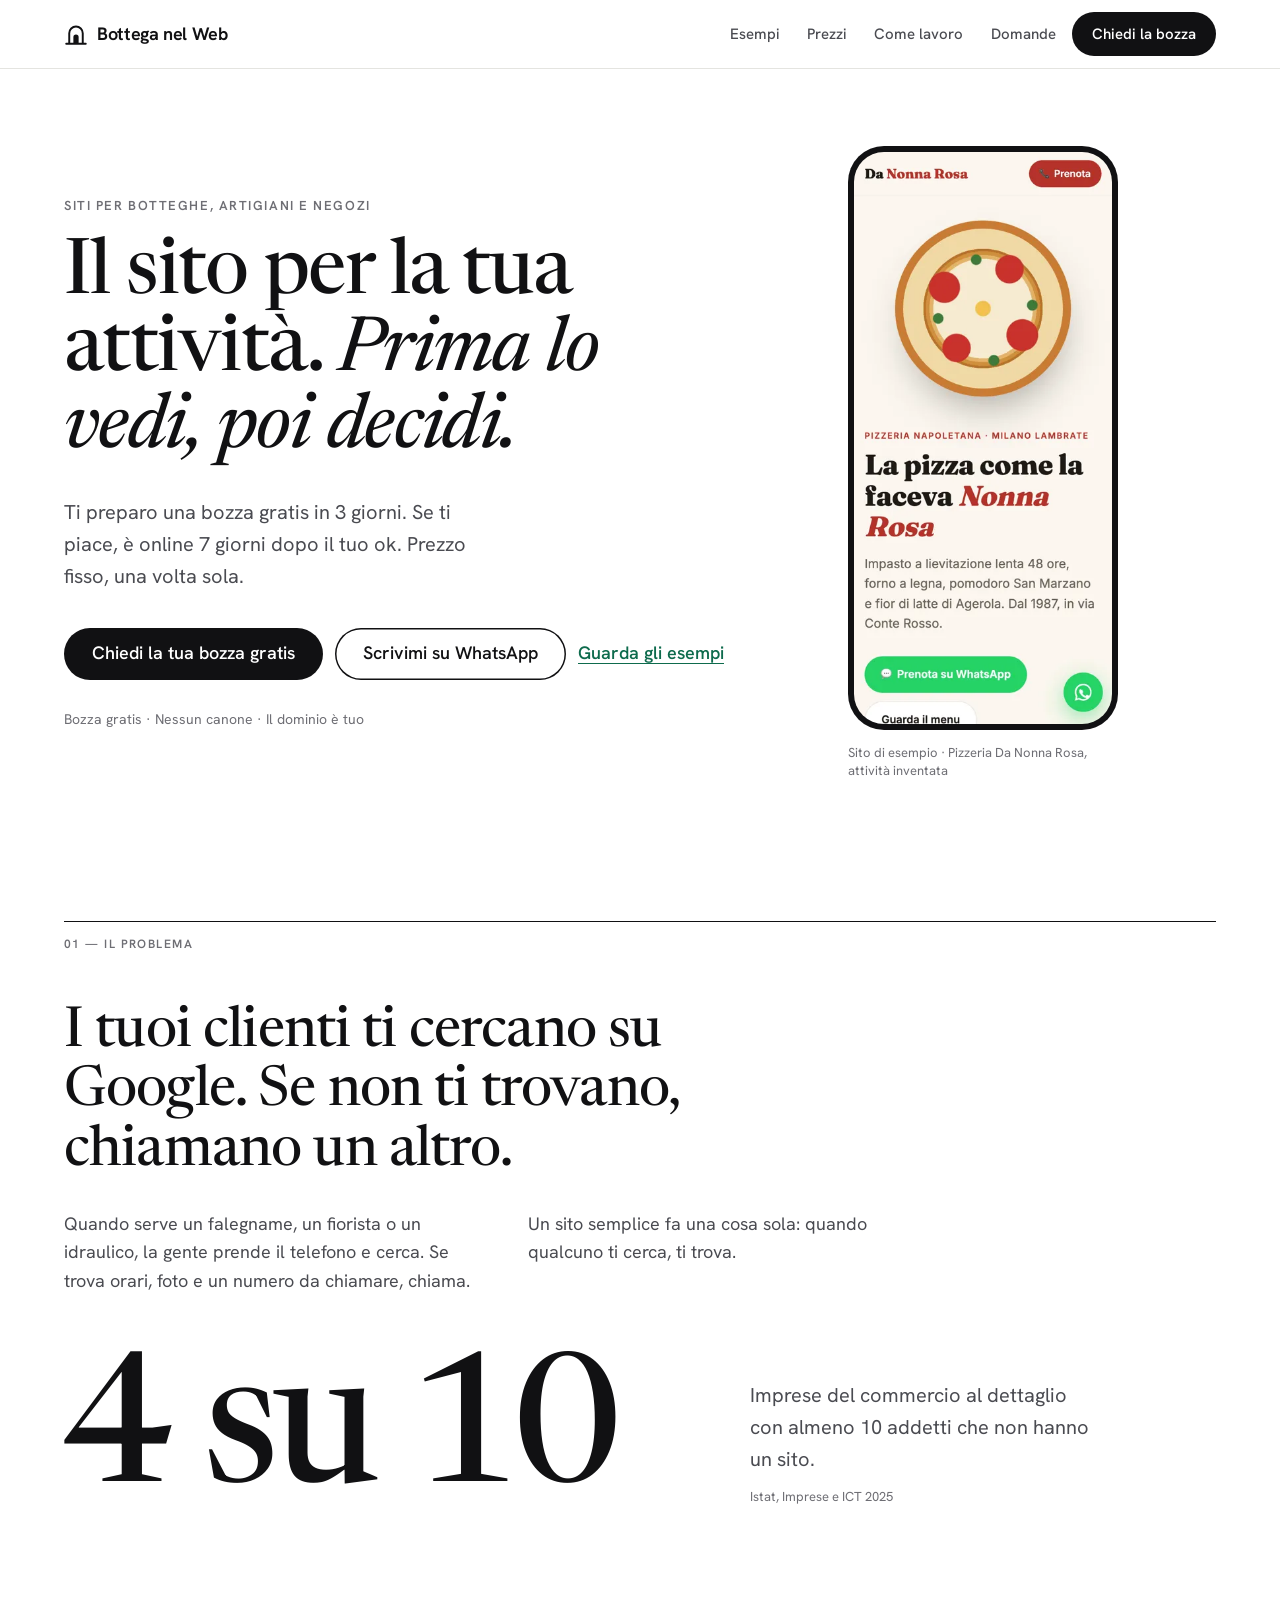
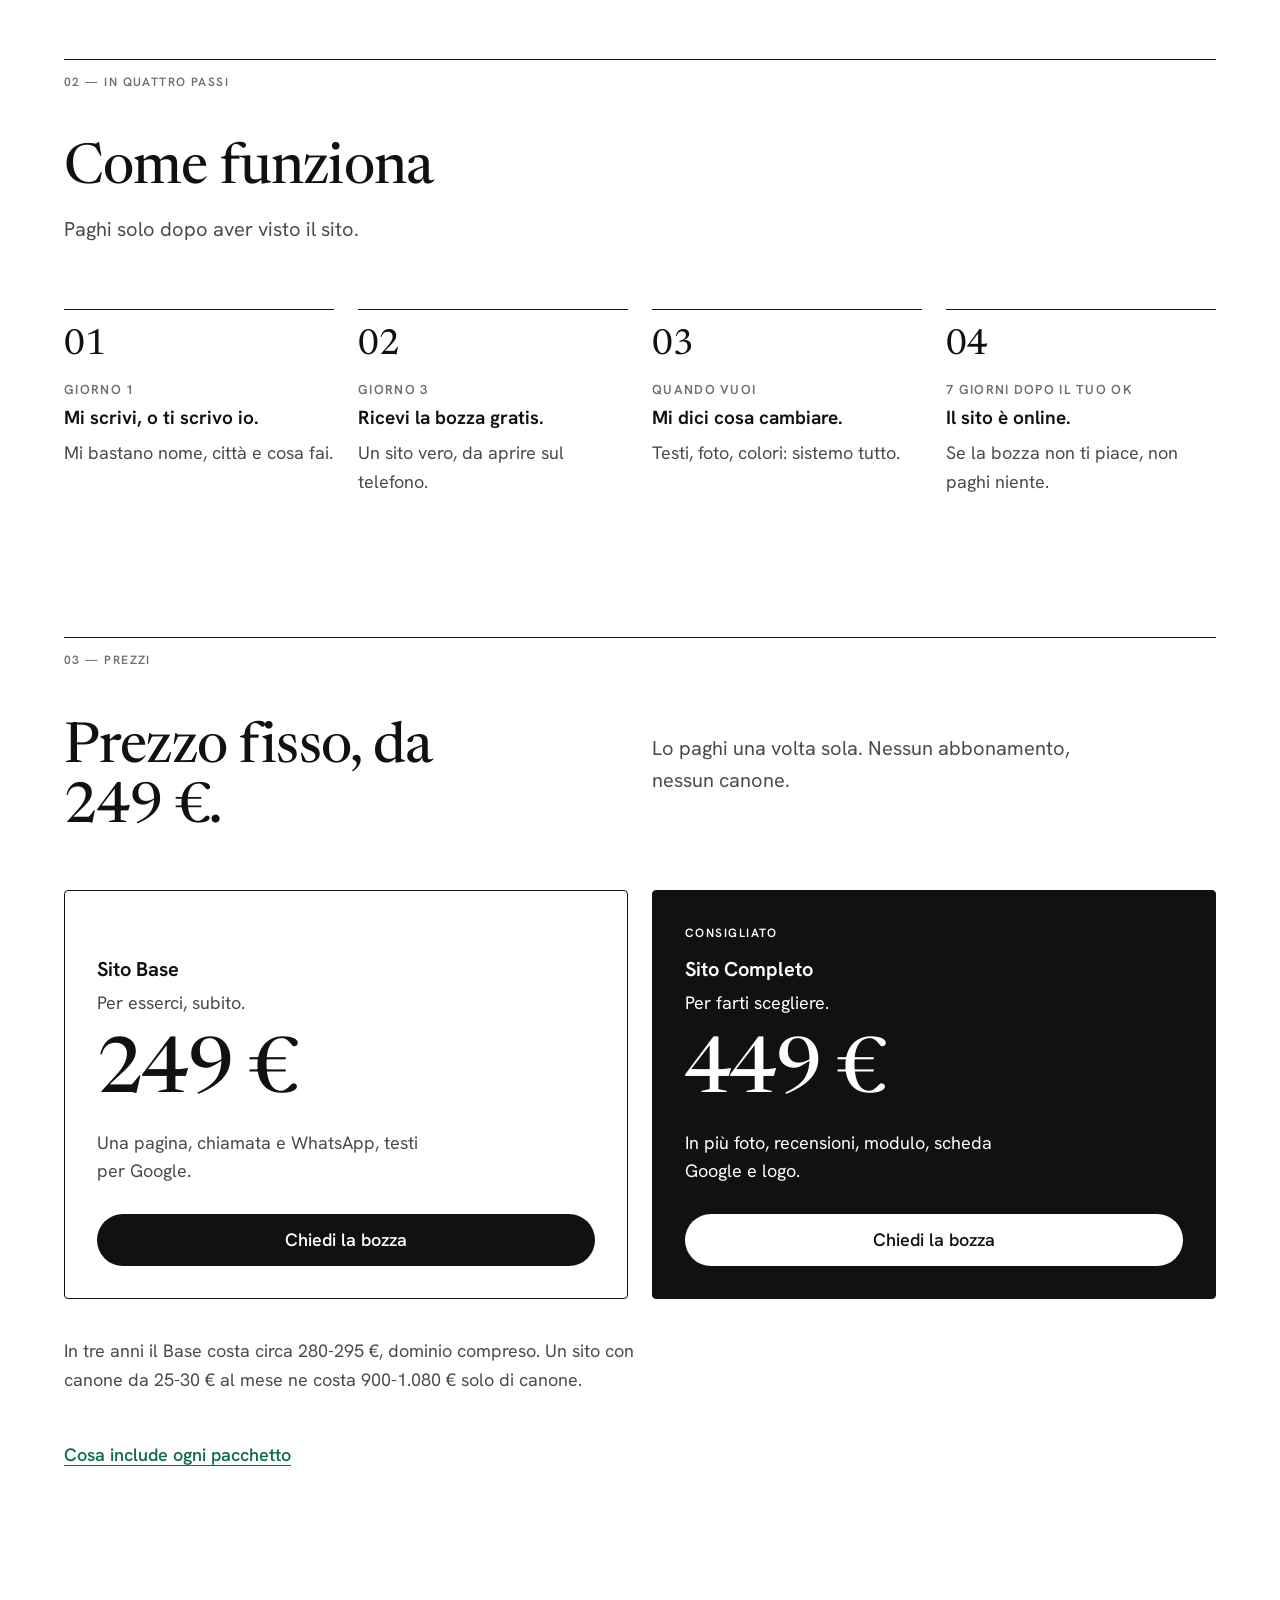
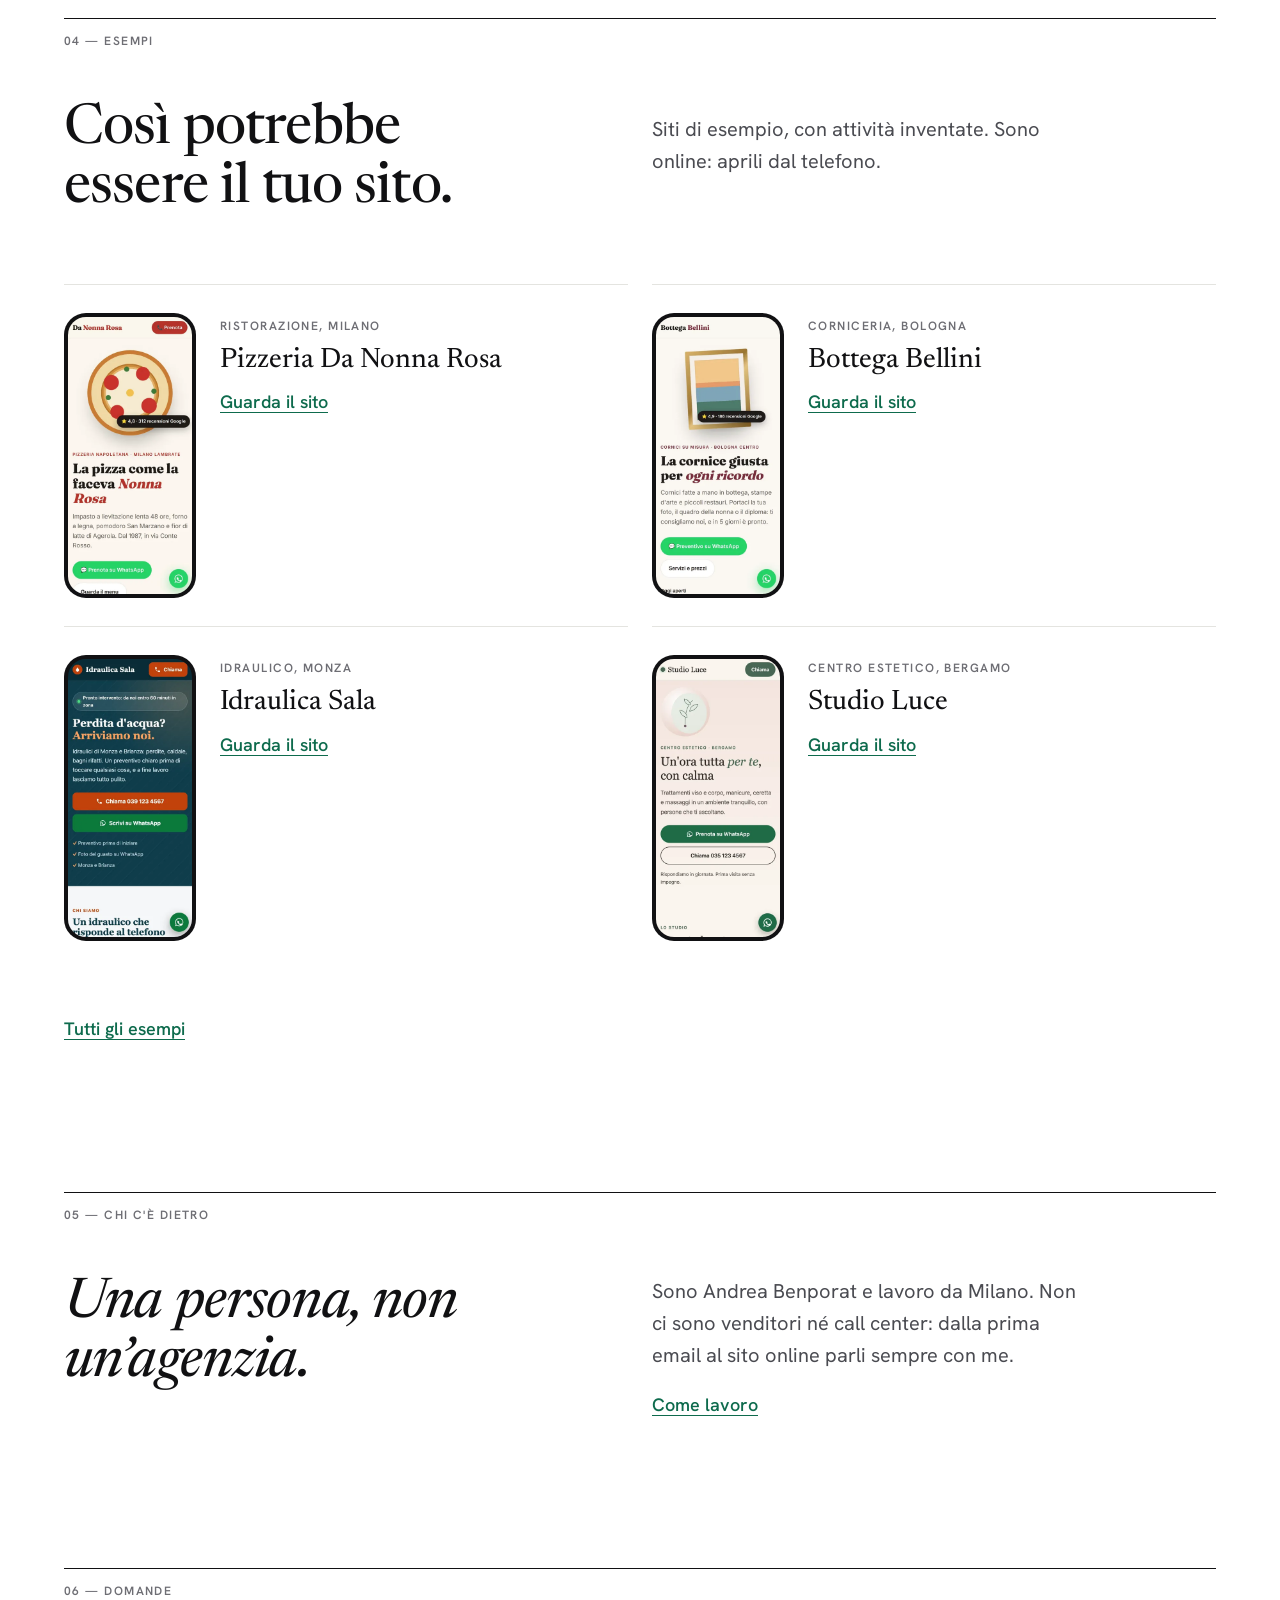
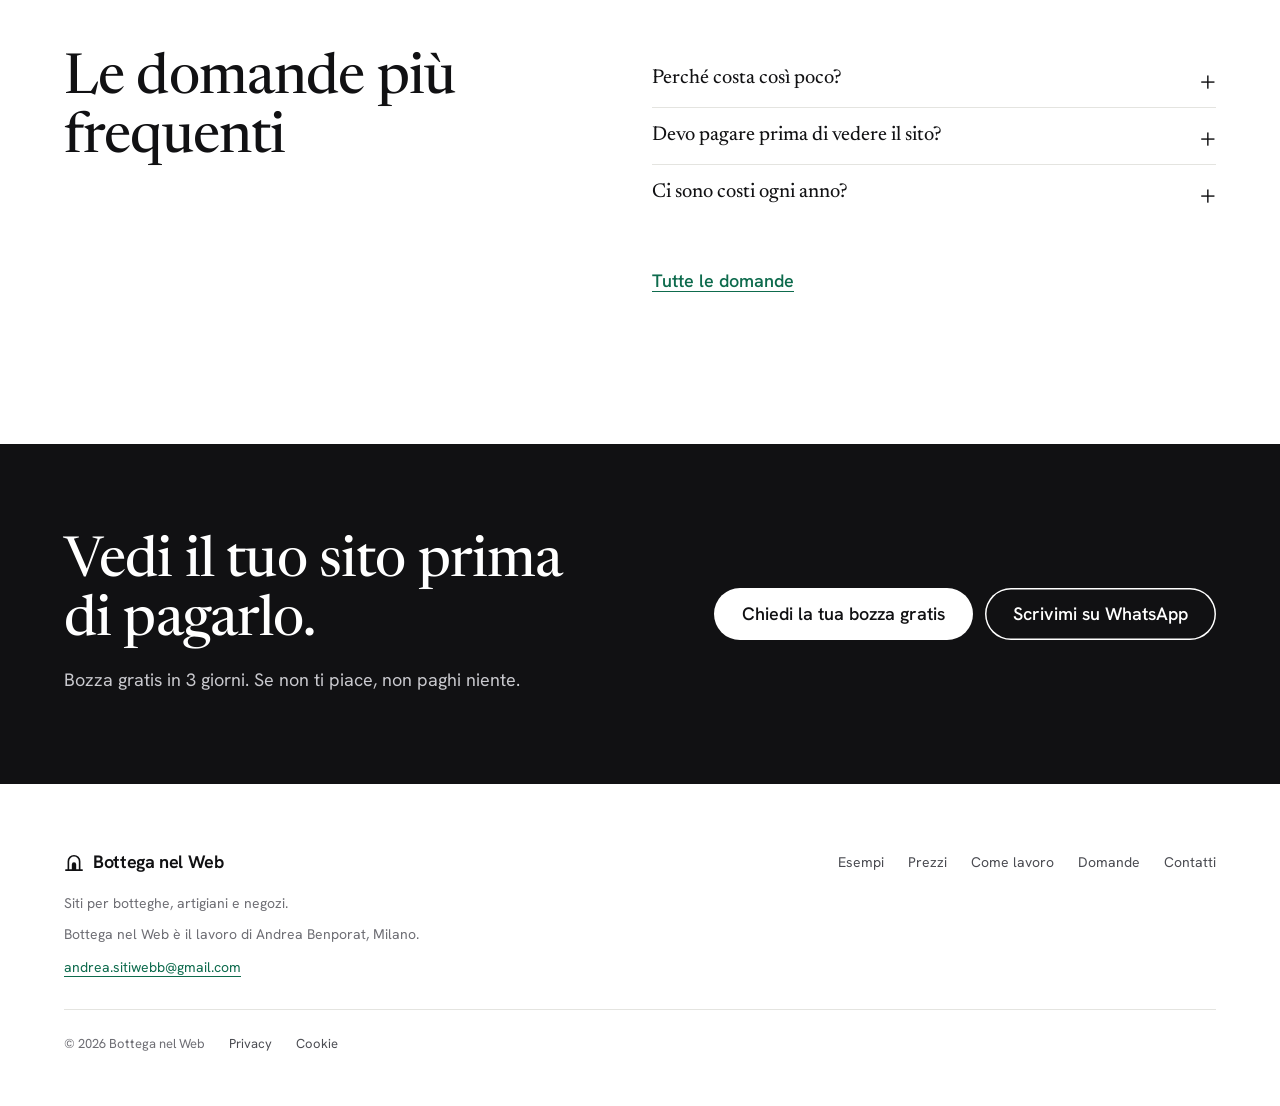
<file: index.html>
<!doctype html>
<html lang="it">
<head>
<meta charset="utf-8">
<meta name="viewport" content="width=device-width, initial-scale=1">
<title>Siti web per negozi e artigiani a prezzo fisso | Bottega nel Web</title>
<meta name="description" content="Un sito semplice e bello per la tua attività. Bozza gratis in 3 giorni, prezzo fisso, nessun abbonamento. Lo vedi prima di pagare.">
<meta name="robots" content="noindex, nofollow">
<meta name="theme-color" content="#FFFFFF">
<meta property="og:type" content="website">
<meta property="og:locale" content="it_IT">
<meta property="og:site_name" content="Bottega nel Web">
<meta property="og:title" content="Il sito per la tua attività. Prima lo vedi, poi decidi.">
<meta property="og:description" content="Bozza gratis in 3 giorni. Prezzo fisso, una volta sola.">
<meta property="og:url" content="https://benpo-python.github.io/bozza-sito-editoriale/">
<meta property="og:image" content="https://benpo-python.github.io/bozza-sito-editoriale/img/og-image.png">
<meta property="og:image:width" content="1200">
<meta property="og:image:height" content="630">
<meta property="og:image:alt" content="Bottega nel Web: il sito per la tua attività. Prima lo vedi, poi decidi.">
<meta name="twitter:card" content="summary_large_image">
<link rel="icon" href="img/favicon.svg" type="image/svg+xml">
<link rel="icon" href="img/favicon-32.png" sizes="32x32" type="image/png">
<link rel="apple-touch-icon" href="img/apple-touch-icon.png">
<link rel="preload" href="assets/font/newsreader.woff2" as="font" type="font/woff2" crossorigin>
<link rel="stylesheet" href="assets/stile.css">
<script type="application/ld+json">{"@context": "https://schema.org", "@type": "ProfessionalService", "name": "Bottega nel Web", "url": "https://benpo-python.github.io/bozza-sito-editoriale/", "email": "andrea.sitiwebb@gmail.com", "areaServed": {"@type": "Country", "name": "Italia"}, "description": "Siti web semplici per botteghe, artigiani e negozi. Bozza gratis in 3 giorni, prezzo fisso, nessun abbonamento.", "logo": "https://benpo-python.github.io/bozza-sito-editoriale/img/simbolo.svg"}</script>
</head>
<body>
<a class="skip" href="#contenuto">Vai al contenuto</a>
<nav class="barra" aria-label="Principale"><div class="wrap">
<a class="logo" href="./"><svg width="24" height="24" viewBox="0 0 32 32" aria-hidden="true"><path d="M7 29V15a9 9 0 0 1 18 0v14" fill="none" stroke="currentColor" stroke-width="2.6"/><path d="M3 29h26" stroke="currentColor" stroke-width="2.6" stroke-linecap="round"/><path d="M12.5 29v-9a3.5 3.5 0 0 1 7 0v9z" fill="currentColor"/></svg><span>Bottega nel Web</span></a>
<span class="spazio" aria-hidden="true"></span>
<div class="voci"><a href="esempi/">Esempi</a><a href="prezzi/">Prezzi</a><a href="come-lavoro/">Come lavoro</a><a href="domande/">Domande</a></div>
<a class="btn" href="contatti/">Chiedi la bozza</a>
<button class="apri" type="button" aria-label="Apri il menu" aria-expanded="false" aria-controls="menu"><svg width="18" height="12" viewBox="0 0 18 12" aria-hidden="true"><path d="M1 1h16M1 11h16" stroke="currentColor" stroke-width="1.8" stroke-linecap="round"/></svg></button>
</div></nav>
<div class="menu" id="menu" role="dialog" aria-modal="true" aria-label="Menu">
<div class="menu-testa"><a class="logo" href="./"><svg width="24" height="24" viewBox="0 0 32 32" aria-hidden="true"><path d="M7 29V15a9 9 0 0 1 18 0v14" fill="none" stroke="currentColor" stroke-width="2.6"/><path d="M3 29h26" stroke="currentColor" stroke-width="2.6" stroke-linecap="round"/><path d="M12.5 29v-9a3.5 3.5 0 0 1 7 0v9z" fill="currentColor"/></svg><span>Bottega nel Web</span></a>
<button class="apri chiudi" type="button" aria-label="Chiudi il menu" style="display:flex"><svg width="14" height="14" viewBox="0 0 14 14" aria-hidden="true"><path d="M1 1l12 12M13 1L1 13" stroke="currentColor" stroke-width="1.8" stroke-linecap="round"/></svg></button></div>
<nav aria-label="Menu da telefono"><a href="./">Home</a><a href="esempi/">Esempi</a><a href="prezzi/">Prezzi</a><a href="come-lavoro/">Come lavoro</a><a href="domande/">Domande</a><a href="contatti/">Contatti</a></nav>
<a class="btn" href="contatti/">Chiedi la tua bozza gratis</a></div>
<main id="contenuto">
<header class="hero"><div class="wrap">
<div class="hero-griglia">
<div class="hero-testo">
<p class="occhiello">Siti per botteghe, artigiani e negozi</p>
<h1 class="h1">Il sito per la tua attività. <em>Prima lo vedi, poi decidi.</em></h1>
<p class="lead">Ti preparo una bozza gratis in 3 giorni. Se ti piace, è online 7 giorni dopo il tuo ok. Prezzo fisso, una volta sola.</p>
<div class="azioni"><a class="btn" href="contatti/">Chiedi la tua bozza gratis</a><a class="btn btn-wa" href="https://wa.me/393755681862?text=Ciao%20Andrea%2C%20vorrei%20la%20bozza%20gratis%20per%E2%80%A6">Scrivimi su WhatsApp</a><a class="link" href="esempi/">Guarda gli esempi</a></div>
<p class="garanzie">Bozza gratis · Nessun canone · Il dominio è tuo</p>
</div>
<figure class="hero-fig"><div class="vetro"><img src="img/nr-hero-nb.webp" srcset="img/nr-hero-nb-400.webp 400w, img/nr-hero-nb.webp 780w" sizes="(max-width: 900px) 220px, 300px" srcset="img/nr-hero-nb-400.webp 400w, img/nr-hero-nb.webp 780w" sizes="(max-width: 900px) 220px, 300px" alt="Sito di esempio della Pizzeria Da Nonna Rosa, visto da telefono" width="780" height="1688" fetchpriority="high"></div><figcaption>Sito di esempio · Pizzeria Da Nonna Rosa, attività inventata</figcaption></figure>
</div>
</div></header>

<section class="rv sez problema"><div class="wrap">
<p class="et"><span class="n">01</span><span class="sep"> — </span>Il problema</p>
<div class="sez-g">
<div class="sez-t"><h2 class="h2">I tuoi clienti ti cercano su Google. Se non ti trovano, chiamano un altro.</h2></div>
<div class="sez-c due"><p>Quando serve un falegname, un fiorista o un idraulico, la gente prende il telefono e cerca. Se trova orari, foto e un numero da chiamare, chiama.</p><p>Un sito semplice fa una cosa sola: quando qualcuno ti cerca, ti trova.</p></div>
</div>
<div class="dato"><p class="num">4 su 10</p><div class="dato-t"><p class="did">Imprese del commercio al dettaglio con almeno 10 addetti che non hanno un sito.</p><p class="fonte">Istat, Imprese e ICT 2025</p></div></div>
</div></section>

<section class="rv sez alt" id="come"><div class="wrap">
<p class="et"><span class="n">02</span><span class="sep"> — </span>In quattro passi</p>
<div class="sez-g"><div class="sez-t"><h2 class="h2">Come funziona</h2><p class="sub">Paghi solo dopo aver visto il sito.</p></div></div>
<ol class="passi">
<li><span class="quando">Giorno 1</span><b class="titolo">Mi scrivi, o ti scrivo io.</b><span class="desc">Mi bastano nome, città e cosa fai.</span></li>
<li><span class="quando">Giorno 3</span><b class="titolo">Ricevi la bozza gratis.</b><span class="desc">Un sito vero, da aprire sul telefono.</span></li>
<li><span class="quando">Quando vuoi</span><b class="titolo">Mi dici cosa cambiare.</b><span class="desc">Testi, foto, colori: sistemo tutto.</span></li>
<li><span class="quando">7 giorni dopo il tuo ok</span><b class="titolo">Il sito è online.</b><span class="desc">Se la bozza non ti piace, non paghi niente.</span></li>
</ol>
</div></section>

<section class="rv sez" id="prezzi"><div class="wrap">
<p class="et"><span class="n">03</span><span class="sep"> — </span>Prezzi</p>
<div class="sez-g"><div class="sez-t"><h2 class="h2">Prezzo fisso, da 249&nbsp;€.</h2></div>
<div class="sez-c"><p class="sub">Lo paghi una volta sola. Nessun abbonamento, nessun canone.</p></div></div>
<div class="pacchetti home-pacchetti">
<article class="pacchetto"><p class="cons" aria-hidden="true">&nbsp;</p><h3>Sito Base</h3><p class="per">Per esserci, subito.</p><p class="cifra">249 €</p><p class="rg">Una pagina, chiamata e WhatsApp, testi per Google.</p><a class="btn" href="contatti/">Chiedi la bozza</a></article>
<article class="pacchetto consigliato"><p class="cons">Consigliato</p><h3>Sito Completo</h3><p class="per">Per farti scegliere.</p><p class="cifra">449 €</p><p class="rg">In più foto, recensioni, modulo, scheda Google e logo.</p><a class="btn btn-chiaro" href="contatti/">Chiedi la bozza</a></article>
</div>
<p class="riga-anni">In tre anni il Base costa circa 280-295 €, dominio compreso. Un sito con canone da 25-30 € al mese ne costa 900-1.080 € solo di canone.</p>
<p class="vai-link"><a class="link" href="prezzi/">Cosa include ogni pacchetto</a></p>
</div></section>

<section class="rv sez" id="esempi"><div class="wrap">
<p class="et"><span class="n">04</span><span class="sep"> — </span>Esempi</p>
<div class="sez-g"><div class="sez-t"><h2 class="h2">Così potrebbe essere il tuo sito.</h2></div>
<div class="sez-c"><p class="sub">Siti di esempio, con attività inventate. Sono online: aprili dal telefono.</p></div></div>
</div>
<div class="demo-riga" tabindex="0" role="group" aria-label="Siti di esempio"><div class="demo"><a class="demo-c" href="https://benpo-python.github.io/demo-pizzeria/"><div class="vetro"><img src="img/nr-hero.webp" srcset="img/nr-hero-400.webp 400w, img/nr-hero.webp 780w" sizes="(max-width: 900px) 220px, 300px" srcset="img/nr-hero-400.webp 400w, img/nr-hero.webp 780w" sizes="(max-width: 900px) 72vw, 150px" alt="Pagina iniziale del sito di esempio Da Nonna Rosa" width="780" height="1688" loading="lazy"></div><span class="demo-t"><span class="cat">Ristorazione, Milano</span><span class="nome">Pizzeria Da Nonna Rosa</span><span class="vai">Guarda il sito</span></span></a><a class="demo-c" href="https://benpo-python.github.io/negozio-demo/"><div class="vetro"><img src="img/bl-hero.webp" srcset="img/bl-hero-400.webp 400w, img/bl-hero.webp 780w" sizes="(max-width: 900px) 220px, 300px" srcset="img/bl-hero-400.webp 400w, img/bl-hero.webp 780w" sizes="(max-width: 900px) 72vw, 150px" alt="Pagina iniziale del sito di esempio Bottega Bellini" width="780" height="1688" loading="lazy"></div><span class="demo-t"><span class="cat">Corniceria, Bologna</span><span class="nome">Bottega Bellini</span><span class="vai">Guarda il sito</span></span></a><a class="demo-c" href="https://benpo-python.github.io/demo-idraulico/"><div class="vetro"><img src="img/id-hero.webp" srcset="img/id-hero-400.webp 400w, img/id-hero.webp 780w" sizes="(max-width: 900px) 220px, 300px" srcset="img/id-hero-400.webp 400w, img/id-hero.webp 780w" sizes="(max-width: 900px) 72vw, 150px" alt="Pagina iniziale del sito di esempio Idraulica Sala" width="780" height="1688" loading="lazy"></div><span class="demo-t"><span class="cat">Idraulico, Monza</span><span class="nome">Idraulica Sala</span><span class="vai">Guarda il sito</span></span></a><a class="demo-c" href="https://benpo-python.github.io/demo-estetica/"><div class="vetro"><img src="img/es-hero.webp" srcset="img/es-hero-400.webp 400w, img/es-hero.webp 780w" sizes="(max-width: 900px) 220px, 300px" srcset="img/es-hero-400.webp 400w, img/es-hero.webp 780w" sizes="(max-width: 900px) 72vw, 150px" alt="Pagina iniziale del sito di esempio Studio Luce" width="780" height="1688" loading="lazy"></div><span class="demo-t"><span class="cat">Centro estetico, Bergamo</span><span class="nome">Studio Luce</span><span class="vai">Guarda il sito</span></span></a></div></div>
<div class="wrap"><p class="vai-link"><a class="link" href="esempi/">Tutti gli esempi</a></p></div>
</section>

<section class="rv sez alt chi"><div class="wrap">
<p class="et"><span class="n">05</span><span class="sep"> — </span>Chi c'è dietro</p>
<div class="sez-g"><div class="sez-t"><h2 class="h2">Una persona, non un&rsquo;agenzia.</h2></div>
<div class="sez-c"><p class="p">Sono Andrea Benporat e lavoro da Milano. Non ci sono venditori né call center: dalla prima email al sito online parli sempre con me.</p><p><a class="link" href="come-lavoro/">Come lavoro</a></p></div></div>
</div></section>

<section class="rv sez" id="domande"><div class="wrap">
<p class="et"><span class="n">06</span><span class="sep"> — </span>Domande</p>
<div class="sez-g"><div class="sez-t"><h2 class="h2">Le domande più frequenti</h2></div>
<div class="sez-c"><div class="domande">
<details><summary>Perché costa così poco?</summary><p>Lavoro da solo, senza ufficio né venditori, e faccio solo siti semplici, con un metodo che ripeto ogni volta. Non devo recuperare il prezzo con un abbonamento: lo paghi una volta e basta.</p></details>
<details><summary>Devo pagare prima di vedere il sito?</summary><p>No. Prima ricevi la bozza gratis. Paghi solo se ti piace e dai l'ok.</p></details>
<details><summary>Ci sono costi ogni anno?</summary><p>Solo il dominio, circa 10-15 € l'anno, a tuo nome. Nel Completo il primo anno è incluso. Nessun abbonamento.</p></details>
</div><p class="vai-link"><a class="link" href="domande/">Tutte le domande</a></p></div></div>
</div></section>

<section class="rv scura"><div class="wrap chiusura">
<div><h2 class="h2">Vedi il tuo sito prima di pagarlo.</h2><p>Bozza gratis in 3 giorni. Se non ti piace, non paghi niente.</p></div>
<div class="chiusura-az"><a class="btn btn-chiaro" href="contatti/">Chiedi la tua bozza gratis</a><a class="btn btn-wa" href="https://wa.me/393755681862?text=Ciao%20Andrea%2C%20vorrei%20la%20bozza%20gratis%20per%E2%80%A6">Scrivimi su WhatsApp</a></div>
</div></section>
</main>
<footer class="piede"><div class="wrap">
<div class="riga1"><div class="marchio"><a class="logo" href="./"><svg width="20" height="20" viewBox="0 0 32 32" aria-hidden="true"><path d="M7 29V15a9 9 0 0 1 18 0v14" fill="none" stroke="currentColor" stroke-width="2.6"/><path d="M3 29h26" stroke="currentColor" stroke-width="2.6" stroke-linecap="round"/><path d="M12.5 29v-9a3.5 3.5 0 0 1 7 0v9z" fill="currentColor"/></svg><span>Bottega nel Web</span></a><p>Siti per botteghe, artigiani e negozi.</p><p>Bottega nel Web è il lavoro di Andrea Benporat, Milano.</p><a class="mail" href="mailto:andrea.sitiwebb@gmail.com">andrea.sitiwebb@gmail.com</a></div>
<nav class="nav" aria-label="Piè di pagina"><a href="esempi/">Esempi</a><a href="prezzi/">Prezzi</a><a href="come-lavoro/">Come lavoro</a><a href="domande/">Domande</a><a href="contatti/">Contatti</a></nav></div>
<div class="riga2"><span>© 2026 Bottega nel Web</span><a href="privacy/">Privacy</a><a href="cookie/">Cookie</a><!-- DA INSERIRE: P.IVA, se/quando aperta (vedi 01-piano/sito-ufficiale-LANCIO.md) --></div>
</div></footer>
<div class="fissa" id="fissa"><a class="btn" href="contatti/">Chiedi la bozza gratis</a><a class="btn btn-wa" href="https://wa.me/393755681862?text=Ciao%20Andrea%2C%20vorrei%20la%20bozza%20gratis%20per%E2%80%A6">WhatsApp</a></div>
<script>
(function(){var r=document.querySelectorAll(".rv");if(!("IntersectionObserver" in window)||matchMedia("(prefers-reduced-motion:reduce)").matches){r.forEach(function(e){e.classList.add("in")});return}document.documentElement.classList.add("js");var o=new IntersectionObserver(function(l){l.forEach(function(x){if(x.isIntersecting){x.target.classList.add("in");o.unobserve(x.target)}})},{threshold:.12});r.forEach(function(e){o.observe(e)})})();
(function(){var m=document.getElementById("menu"),a=document.querySelector(".barra .apri"),c=m.querySelector(".chiudi");
function t(o){m.classList.toggle("aperto",o);a.setAttribute("aria-expanded",o);document.body.style.overflow=o?"hidden":"";(o?c:a).focus()}
a.addEventListener("click",function(){t(true)});c.addEventListener("click",function(){t(false)});
document.addEventListener("keydown",function(e){if(e.key==="Escape"&&m.classList.contains("aperto"))t(false)});
m.addEventListener("click",function(e){if(e.target.closest("a"))t(false)});})();
</script>
<script>
(function(){var b=document.querySelector(".hero .azioni .btn"),f=document.getElementById("fissa");
if(!b||!f||!("IntersectionObserver" in window))return;
f.classList.add("nascosta");
new IntersectionObserver(function(l){f.classList.toggle("nascosta",l[0].isIntersecting)}).observe(b);})();
</script>
</body>
</html>
</file>
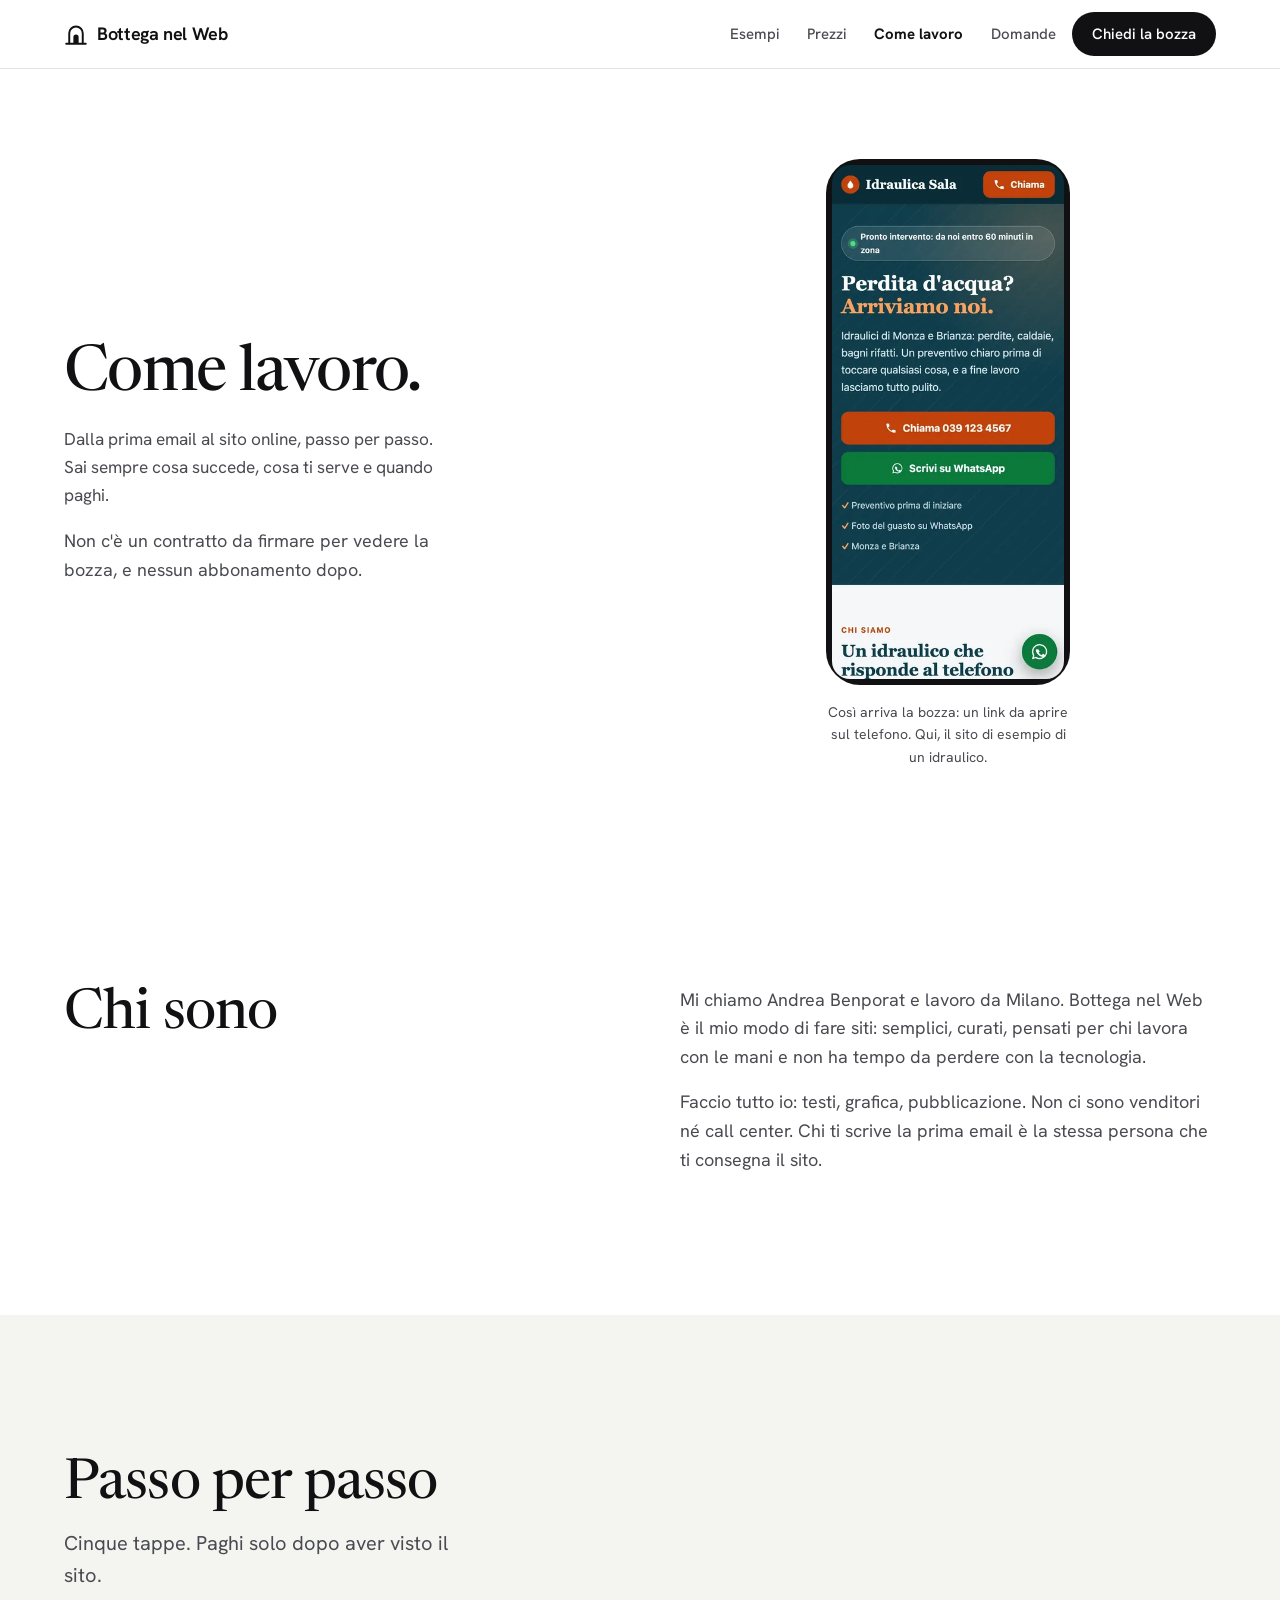
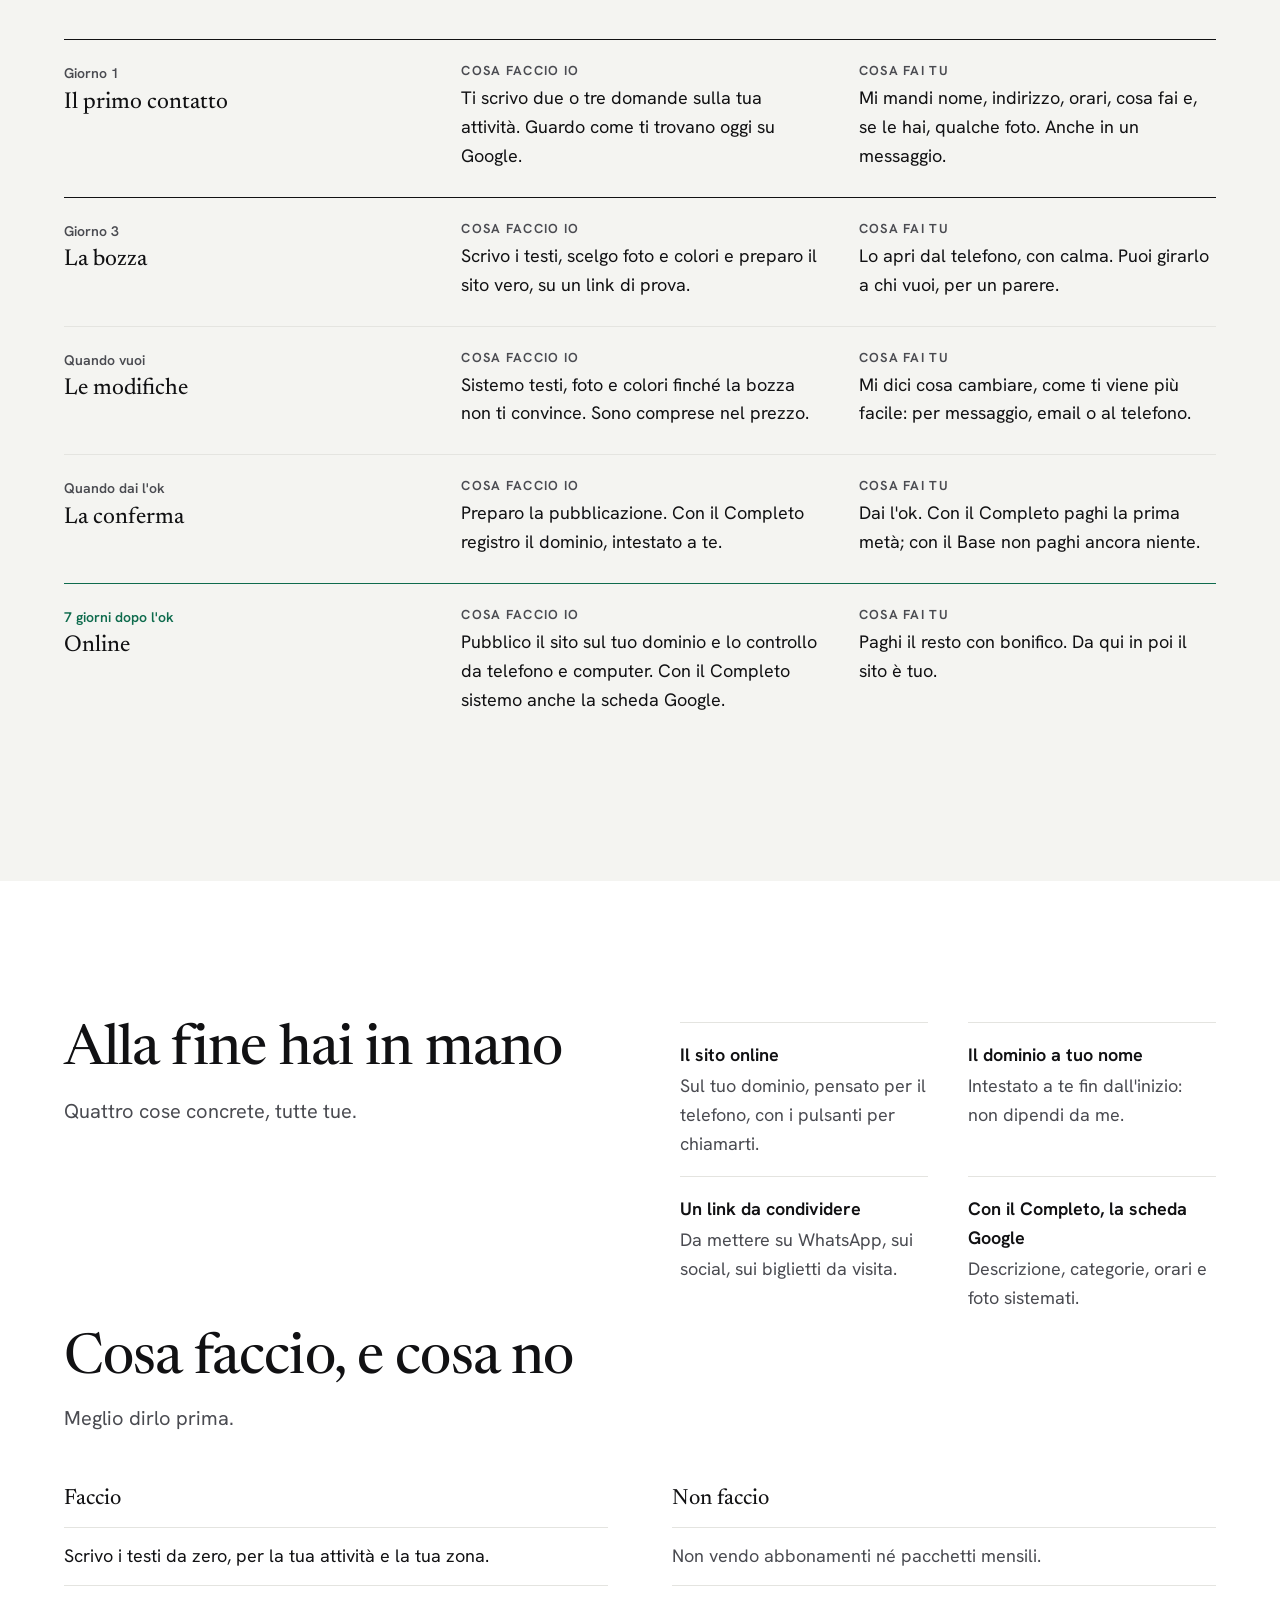
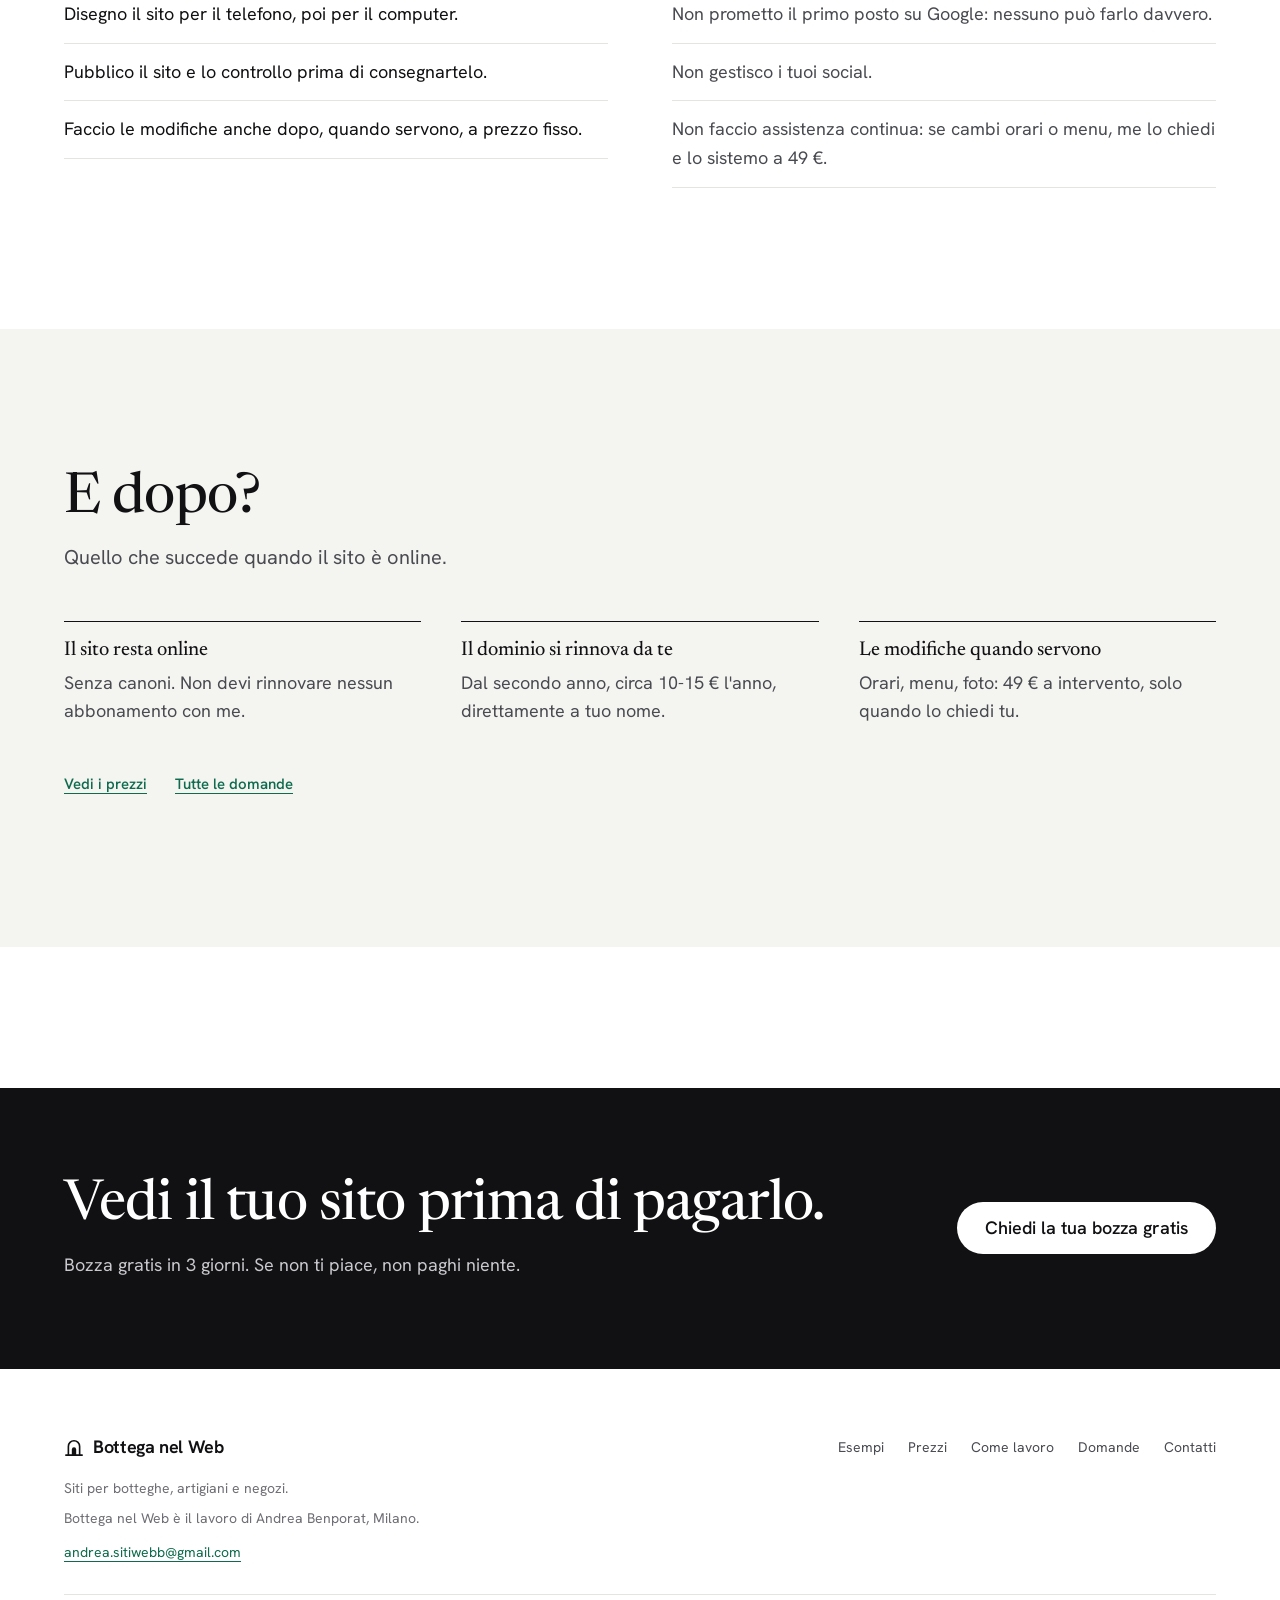
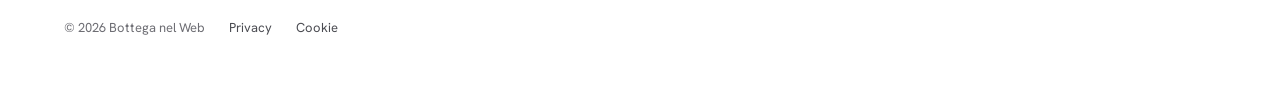
<file: come-lavoro/index.html>
<!doctype html>
<html lang="it">
<head>
<meta charset="utf-8">
<meta name="viewport" content="width=device-width, initial-scale=1">
<title>Come lavoro | Bottega nel Web</title>
<meta name="description" content="Dalla prima email al sito online, passo per passo: bozza gratis in 3 giorni, online 7 giorni dopo l'ok, prezzo fisso e nessun abbonamento.">
<meta name="robots" content="noindex, nofollow">
<meta name="theme-color" content="#FFFFFF">
<meta property="og:type" content="website">
<meta property="og:locale" content="it_IT">
<meta property="og:site_name" content="Bottega nel Web">
<meta property="og:title" content="Come lavoro | Bottega nel Web">
<meta property="og:description" content="Dalla prima email al sito online, passo per passo: bozza gratis in 3 giorni, online 7 giorni dopo l'ok, prezzo fisso e nessun abbonamento.">
<meta property="og:url" content="https://benpo-python.github.io/bozza-sito-editoriale/come-lavoro/">
<meta property="og:image" content="https://benpo-python.github.io/bozza-sito-editoriale/img/og-image.png">
<meta property="og:image:width" content="1200">
<meta property="og:image:height" content="630">
<meta property="og:image:alt" content="Bottega nel Web: il sito per la tua attività. Prima lo vedi, poi decidi.">
<meta name="twitter:card" content="summary_large_image">
<link rel="icon" href="../img/favicon.svg" type="image/svg+xml">
<link rel="icon" href="../img/favicon-32.png" sizes="32x32" type="image/png">
<link rel="apple-touch-icon" href="../img/apple-touch-icon.png">
<link rel="preload" href="../assets/font/newsreader.woff2" as="font" type="font/woff2" crossorigin>
<link rel="stylesheet" href="../assets/stile.css">

</head>
<body>
<a class="skip" href="#contenuto">Vai al contenuto</a>
<nav class="barra" aria-label="Principale"><div class="wrap">
<a class="logo" href="../"><svg width="24" height="24" viewBox="0 0 32 32" aria-hidden="true"><path d="M7 29V15a9 9 0 0 1 18 0v14" fill="none" stroke="currentColor" stroke-width="2.6"/><path d="M3 29h26" stroke="currentColor" stroke-width="2.6" stroke-linecap="round"/><path d="M12.5 29v-9a3.5 3.5 0 0 1 7 0v9z" fill="currentColor"/></svg><span>Bottega nel Web</span></a>
<span class="spazio" aria-hidden="true"></span>
<div class="voci"><a href="../esempi/">Esempi</a><a href="../prezzi/">Prezzi</a><a href="../come-lavoro/" aria-current="page">Come lavoro</a><a href="../domande/">Domande</a></div>
<a class="btn" href="../contatti/">Chiedi la bozza</a>
<button class="apri" type="button" aria-label="Apri il menu" aria-expanded="false" aria-controls="menu"><svg width="18" height="12" viewBox="0 0 18 12" aria-hidden="true"><path d="M1 1h16M1 11h16" stroke="currentColor" stroke-width="1.8" stroke-linecap="round"/></svg></button>
</div></nav>
<div class="menu" id="menu" role="dialog" aria-modal="true" aria-label="Menu">
<div class="menu-testa"><a class="logo" href="../"><svg width="24" height="24" viewBox="0 0 32 32" aria-hidden="true"><path d="M7 29V15a9 9 0 0 1 18 0v14" fill="none" stroke="currentColor" stroke-width="2.6"/><path d="M3 29h26" stroke="currentColor" stroke-width="2.6" stroke-linecap="round"/><path d="M12.5 29v-9a3.5 3.5 0 0 1 7 0v9z" fill="currentColor"/></svg><span>Bottega nel Web</span></a>
<button class="apri chiudi" type="button" aria-label="Chiudi il menu" style="display:flex"><svg width="14" height="14" viewBox="0 0 14 14" aria-hidden="true"><path d="M1 1l12 12M13 1L1 13" stroke="currentColor" stroke-width="1.8" stroke-linecap="round"/></svg></button></div>
<nav aria-label="Menu da telefono"><a href="../">Home</a><a href="../esempi/">Esempi</a><a href="../prezzi/">Prezzi</a><a href="../come-lavoro/">Come lavoro</a><a href="../domande/">Domande</a><a href="../contatti/">Contatti</a></nav>
<a class="btn" href="../contatti/">Chiedi la tua bozza gratis</a></div>
<main id="contenuto">
<section class="cl-apertura"><div class="wrap cl-griglia">
<div>
<h1 class="h1p">Come lavoro.</h1>
<p class="lead2" style="max-width:38ch">Dalla prima email al sito online, passo per passo. Sai sempre cosa succede, cosa ti serve e quando paghi.</p>
<p class="cl-nota">Non c'è un contratto da firmare per vedere la bozza, e nessun abbonamento dopo.</p>
</div>
<figure class="cl-fig"><div class="phone"><img src="../img/id-hero.webp" srcset="../img/id-hero-400.webp 400w, ../img/id-hero.webp 780w" sizes="(max-width: 900px) 220px, 300px" alt="La bozza del sito di esempio Idraulica Sala, aperta sul telefono" width="780" height="1688"></div>
<figcaption>Così arriva la bozza: un link da aprire sul telefono. Qui, il sito di esempio di un idraulico.</figcaption></figure>
</div></section>

<section class="rv sez"><div class="wrap mano">
<div><h2 class="h2">Chi sono</h2></div>
<div class="chisono">
<p>Mi chiamo Andrea Benporat e lavoro da Milano. Bottega nel Web è il mio modo di fare siti: semplici, curati, pensati per chi lavora con le mani e non ha tempo da perdere con la tecnologia.</p>
<p>Faccio tutto io: testi, grafica, pubblicazione. Non ci sono venditori né call center. Chi ti scrive la prima email è la stessa persona che ti consegna il sito.</p>
<!-- DA CONFERMARE: consenso -->
<!-- <p>Prima di Bottega nel Web ho realizzato i siti della Fondazione La Rosa Rossa e di Brandvalue.</p> -->
</div>
</div></section>

<section class="rv sez fondo-alt"><div class="wrap">
<h2 class="h2">Passo per passo</h2>
<p class="sub">Cinque tappe. Paghi solo dopo aver visto il sito.</p>
<ol class="tappe"><li class="tappa t1"><div><div class="quando">Giorno 1</div><h3>Il primo contatto</h3></div><div><div class="et">Cosa faccio io</div><p>Ti scrivo due o tre domande sulla tua attività. Guardo come ti trovano oggi su Google.</p></div><div><div class="et">Cosa fai tu</div><p>Mi mandi nome, indirizzo, orari, cosa fai e, se le hai, qualche foto. Anche in un messaggio.</p></div></li><li class="tappa t1"><div><div class="quando">Giorno 3</div><h3>La bozza</h3></div><div><div class="et">Cosa faccio io</div><p>Scrivo i testi, scelgo foto e colori e preparo il sito vero, su un link di prova.</p></div><div><div class="et">Cosa fai tu</div><p>Lo apri dal telefono, con calma. Puoi girarlo a chi vuoi, per un parere.</p></div></li><li class="tappa t2"><div><div class="quando">Quando vuoi</div><h3>Le modifiche</h3></div><div><div class="et">Cosa faccio io</div><p>Sistemo testi, foto e colori finché la bozza non ti convince. Sono comprese nel prezzo.</p></div><div><div class="et">Cosa fai tu</div><p>Mi dici cosa cambiare, come ti viene più facile: per messaggio, email o al telefono.</p></div></li><li class="tappa t2"><div><div class="quando">Quando dai l'ok</div><h3>La conferma</h3></div><div><div class="et">Cosa faccio io</div><p>Preparo la pubblicazione. Con il Completo registro il dominio, intestato a te.</p></div><div><div class="et">Cosa fai tu</div><p>Dai l'ok. Con il Completo paghi la prima metà; con il Base non paghi ancora niente.</p></div></li><li class="tappa t3"><div><div class="quando">7 giorni dopo l'ok</div><h3>Online</h3></div><div><div class="et">Cosa faccio io</div><p>Pubblico il sito sul tuo dominio e lo controllo da telefono e computer. Con il Completo sistemo anche la scheda Google.</p></div><div><div class="et">Cosa fai tu</div><p>Paghi il resto con bonifico. Da qui in poi il sito è tuo.</p></div></li></ol>
</div></section>

<section class="rv sez"><div class="wrap mano">
<div><h2 class="h2">Alla fine hai in mano</h2><p class="sub" style="max-width:32ch;margin-top:14px">Quattro cose concrete, tutte tue.</p></div>
<div class="mano-lista"><div class="riga-t"><b>Il sito online</b><span>Sul tuo dominio, pensato per il telefono, con i pulsanti per chiamarti.</span></div><div class="riga-t"><b>Il dominio a tuo nome</b><span>Intestato a te fin dall'inizio: non dipendi da me.</span></div><div class="riga-t"><b>Un link da condividere</b><span>Da mettere su WhatsApp, sui social, sui biglietti da visita.</span></div><div class="riga-t"><b>Con il Completo, la scheda Google</b><span>Descrizione, categorie, orari e foto sistemati.</span></div></div>
</div></section>

<section class="rv sez" style="padding-top:0"><div class="wrap">
<h2 class="h2">Cosa faccio, e cosa no</h2>
<p class="sub">Meglio dirlo prima.</p>
<div class="fno">
<div><div class="fno-t">Faccio</div><ul><li>Scrivo i testi da zero, per la tua attività e la tua zona.</li><li>Disegno il sito per il telefono, poi per il computer.</li><li>Pubblico il sito e lo controllo prima di consegnartelo.</li><li>Faccio le modifiche anche dopo, quando servono, a prezzo fisso.</li></ul></div>
<div><div class="fno-t">Non faccio</div><ul class="no"><li>Non vendo abbonamenti né pacchetti mensili.</li><li>Non prometto il primo posto su Google: nessuno può farlo davvero.</li><li>Non gestisco i tuoi social.</li><li>Non faccio assistenza continua: se cambi orari o menu, me lo chiedi e lo sistemo a 49 €.</li></ul></div>
</div></div></section>

<section class="rv sez fondo-alt"><div class="wrap">
<h2 class="h2">E dopo?</h2>
<p class="sub">Quello che succede quando il sito è online.</p>
<div class="dopo"><div class="dopo-c"><b>Il sito resta online</b><span>Senza canoni. Non devi rinnovare nessun abbonamento con me.</span></div><div class="dopo-c"><b>Il dominio si rinnova da te</b><span>Dal secondo anno, circa 10-15 € l'anno, direttamente a tuo nome.</span></div><div class="dopo-c"><b>Le modifiche quando servono</b><span>Orari, menu, foto: 49 € a intervento, solo quando lo chiedi tu.</span></div></div>
<div class="dopo-link"><a class="link" href="../prezzi/">Vedi i prezzi</a><a class="link" href="../domande/">Tutte le domande</a></div>
</div></section>
<section class="rv sez sez-scura"><div class="wrap chiusura">
<div><h2 class="h2">Vedi il tuo sito prima di pagarlo.</h2><p>Bozza gratis in 3 giorni. Se non ti piace, non paghi niente.</p></div>
<a class="btn btn-chiaro" href="../contatti/">Chiedi la tua bozza gratis</a></div></section>
</main>
<footer class="piede"><div class="wrap">
<div class="riga1"><div class="marchio"><a class="logo" href="../"><svg width="20" height="20" viewBox="0 0 32 32" aria-hidden="true"><path d="M7 29V15a9 9 0 0 1 18 0v14" fill="none" stroke="currentColor" stroke-width="2.6"/><path d="M3 29h26" stroke="currentColor" stroke-width="2.6" stroke-linecap="round"/><path d="M12.5 29v-9a3.5 3.5 0 0 1 7 0v9z" fill="currentColor"/></svg><span>Bottega nel Web</span></a><p>Siti per botteghe, artigiani e negozi.</p><p>Bottega nel Web è il lavoro di Andrea Benporat, Milano.</p><a class="mail" href="mailto:andrea.sitiwebb@gmail.com">andrea.sitiwebb@gmail.com</a></div>
<nav class="nav" aria-label="Piè di pagina"><a href="../esempi/">Esempi</a><a href="../prezzi/">Prezzi</a><a href="../come-lavoro/">Come lavoro</a><a href="../domande/">Domande</a><a href="../contatti/">Contatti</a></nav></div>
<div class="riga2"><span>© 2026 Bottega nel Web</span><a href="../privacy/">Privacy</a><a href="../cookie/">Cookie</a><!-- DA INSERIRE: P.IVA, se/quando aperta (vedi 01-piano/sito-ufficiale-LANCIO.md) --></div>
</div></footer>
<div class="fissa" id="fissa"><a class="btn" href="../contatti/">Chiedi la bozza gratis</a><a class="btn btn-wa" href="https://wa.me/393755681862?text=Ciao%20Andrea%2C%20vorrei%20la%20bozza%20gratis%20per%E2%80%A6">WhatsApp</a></div>
<script>
(function(){var r=document.querySelectorAll(".rv");if(!("IntersectionObserver" in window)||matchMedia("(prefers-reduced-motion:reduce)").matches){r.forEach(function(e){e.classList.add("in")});return}document.documentElement.classList.add("js");var o=new IntersectionObserver(function(l){l.forEach(function(x){if(x.isIntersecting){x.target.classList.add("in");o.unobserve(x.target)}})},{threshold:.12});r.forEach(function(e){o.observe(e)})})();
(function(){var m=document.getElementById("menu"),a=document.querySelector(".barra .apri"),c=m.querySelector(".chiudi");
function t(o){m.classList.toggle("aperto",o);a.setAttribute("aria-expanded",o);document.body.style.overflow=o?"hidden":"";(o?c:a).focus()}
a.addEventListener("click",function(){t(true)});c.addEventListener("click",function(){t(false)});
document.addEventListener("keydown",function(e){if(e.key==="Escape"&&m.classList.contains("aperto"))t(false)});
m.addEventListener("click",function(e){if(e.target.closest("a"))t(false)});})();
</script>
<script>
(function(){var b=document.querySelector(".hero .azioni .btn"),f=document.getElementById("fissa");
if(!b||!f||!("IntersectionObserver" in window))return;
f.classList.add("nascosta");
new IntersectionObserver(function(l){f.classList.toggle("nascosta",l[0].isIntersecting)}).observe(b);})();
</script>
</body>
</html>
</file>
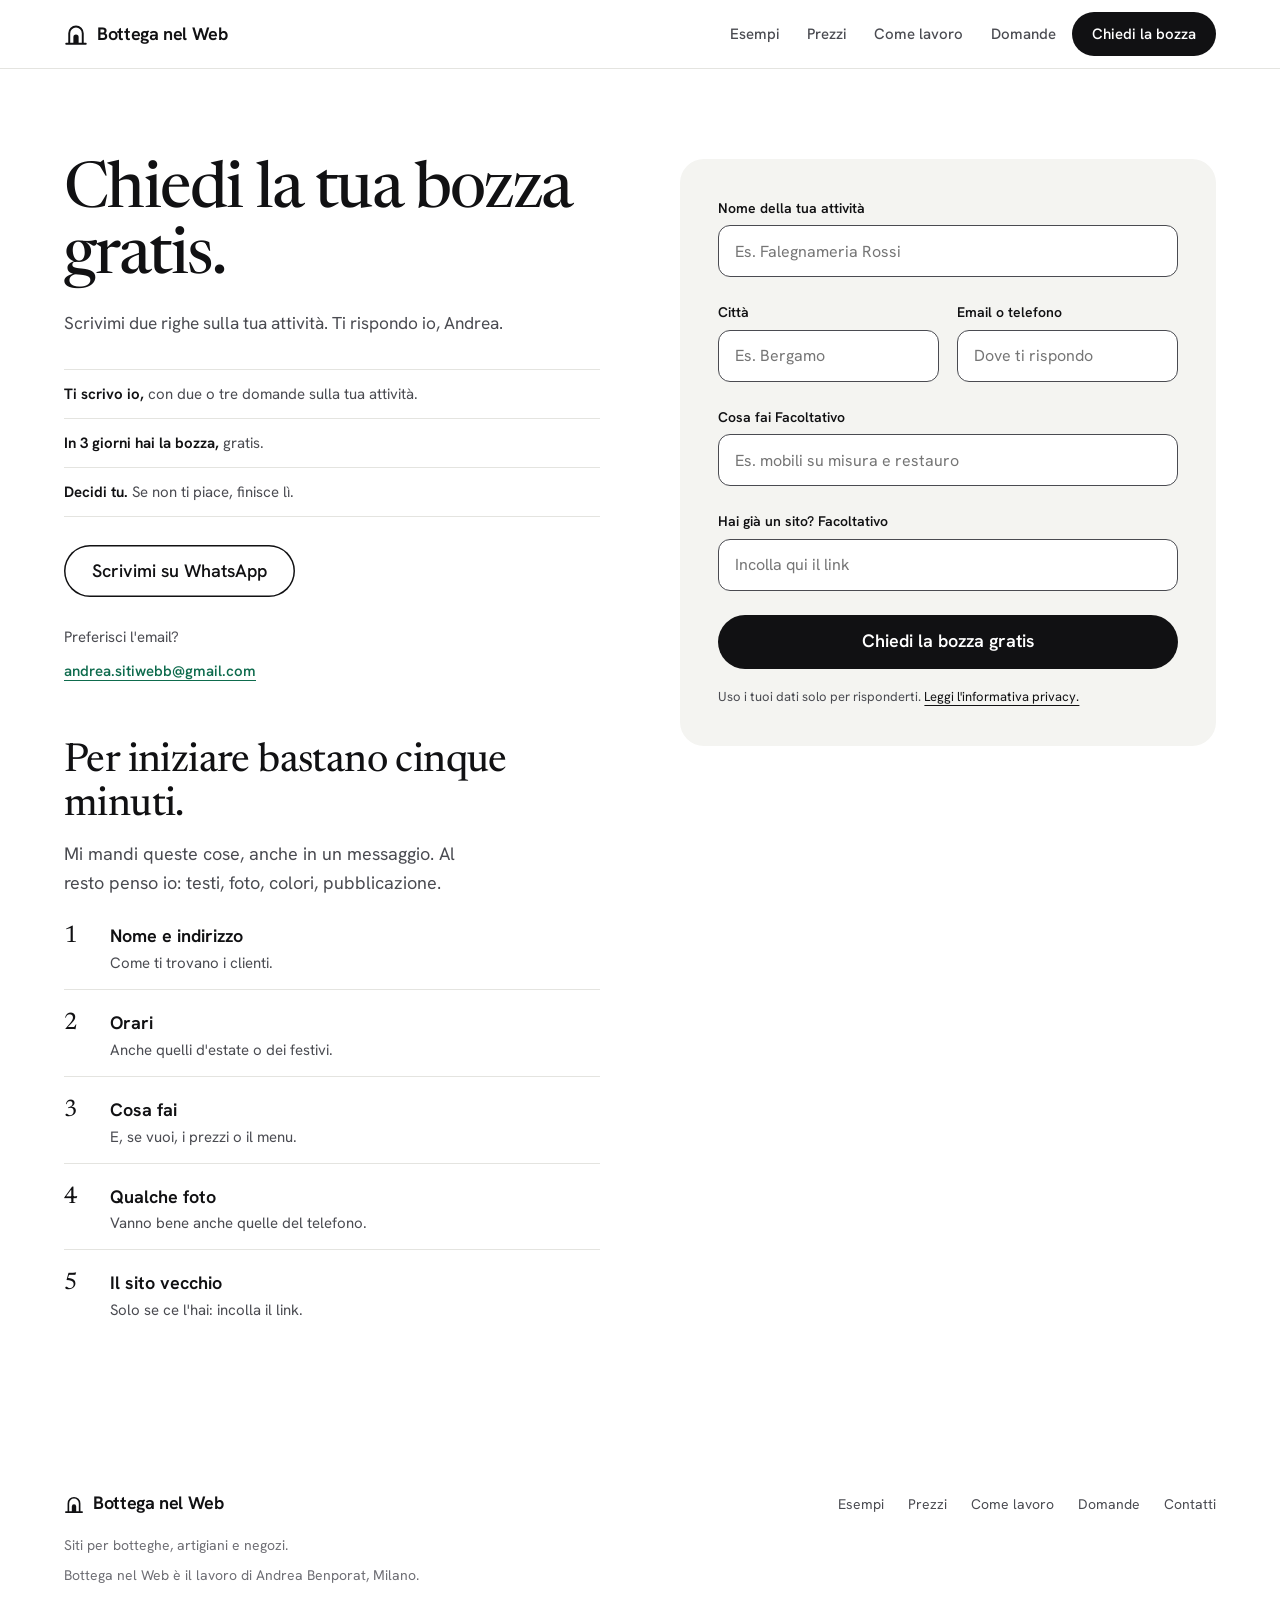
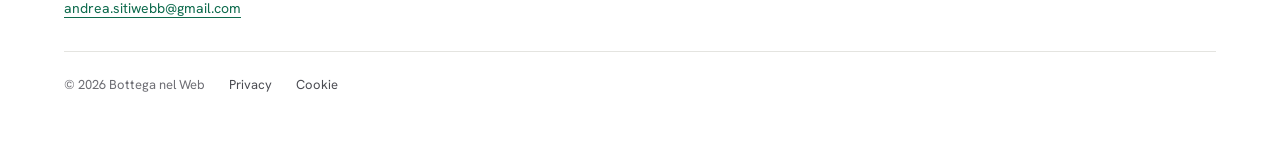
<file: contatti/index.html>
<!doctype html>
<html lang="it">
<head>
<meta charset="utf-8">
<meta name="viewport" content="width=device-width, initial-scale=1">
<title>Chiedi la bozza gratis | Bottega nel Web</title>
<meta name="description" content="Scrivimi due righe sulla tua attività: ti rispondo io e in 3 giorni hai la bozza gratis. Se non ti piace, non paghi niente.">
<meta name="robots" content="noindex, nofollow">
<meta name="theme-color" content="#FFFFFF">
<meta property="og:type" content="website">
<meta property="og:locale" content="it_IT">
<meta property="og:site_name" content="Bottega nel Web">
<meta property="og:title" content="Chiedi la bozza gratis | Bottega nel Web">
<meta property="og:description" content="Scrivimi due righe sulla tua attività: ti rispondo io e in 3 giorni hai la bozza gratis. Se non ti piace, non paghi niente.">
<meta property="og:url" content="https://benpo-python.github.io/bozza-sito-editoriale/contatti/">
<meta property="og:image" content="https://benpo-python.github.io/bozza-sito-editoriale/img/og-image.png">
<meta property="og:image:width" content="1200">
<meta property="og:image:height" content="630">
<meta property="og:image:alt" content="Bottega nel Web: il sito per la tua attività. Prima lo vedi, poi decidi.">
<meta name="twitter:card" content="summary_large_image">
<link rel="icon" href="../img/favicon.svg" type="image/svg+xml">
<link rel="icon" href="../img/favicon-32.png" sizes="32x32" type="image/png">
<link rel="apple-touch-icon" href="../img/apple-touch-icon.png">
<link rel="preload" href="../assets/font/newsreader.woff2" as="font" type="font/woff2" crossorigin>
<link rel="stylesheet" href="../assets/stile.css">

</head>
<body>
<a class="skip" href="#contenuto">Vai al contenuto</a>
<nav class="barra" aria-label="Principale"><div class="wrap">
<a class="logo" href="../"><svg width="24" height="24" viewBox="0 0 32 32" aria-hidden="true"><path d="M7 29V15a9 9 0 0 1 18 0v14" fill="none" stroke="currentColor" stroke-width="2.6"/><path d="M3 29h26" stroke="currentColor" stroke-width="2.6" stroke-linecap="round"/><path d="M12.5 29v-9a3.5 3.5 0 0 1 7 0v9z" fill="currentColor"/></svg><span>Bottega nel Web</span></a>
<span class="spazio" aria-hidden="true"></span>
<div class="voci"><a href="../esempi/">Esempi</a><a href="../prezzi/">Prezzi</a><a href="../come-lavoro/">Come lavoro</a><a href="../domande/">Domande</a></div>
<a class="btn" href="../contatti/">Chiedi la bozza</a>
<button class="apri" type="button" aria-label="Apri il menu" aria-expanded="false" aria-controls="menu"><svg width="18" height="12" viewBox="0 0 18 12" aria-hidden="true"><path d="M1 1h16M1 11h16" stroke="currentColor" stroke-width="1.8" stroke-linecap="round"/></svg></button>
</div></nav>
<div class="menu" id="menu" role="dialog" aria-modal="true" aria-label="Menu">
<div class="menu-testa"><a class="logo" href="../"><svg width="24" height="24" viewBox="0 0 32 32" aria-hidden="true"><path d="M7 29V15a9 9 0 0 1 18 0v14" fill="none" stroke="currentColor" stroke-width="2.6"/><path d="M3 29h26" stroke="currentColor" stroke-width="2.6" stroke-linecap="round"/><path d="M12.5 29v-9a3.5 3.5 0 0 1 7 0v9z" fill="currentColor"/></svg><span>Bottega nel Web</span></a>
<button class="apri chiudi" type="button" aria-label="Chiudi il menu" style="display:flex"><svg width="14" height="14" viewBox="0 0 14 14" aria-hidden="true"><path d="M1 1l12 12M13 1L1 13" stroke="currentColor" stroke-width="1.8" stroke-linecap="round"/></svg></button></div>
<nav aria-label="Menu da telefono"><a href="../">Home</a><a href="../esempi/">Esempi</a><a href="../prezzi/">Prezzi</a><a href="../come-lavoro/">Come lavoro</a><a href="../domande/">Domande</a><a href="../contatti/">Contatti</a></nav>
<a class="btn" href="../contatti/">Chiedi la tua bozza gratis</a></div>
<main id="contenuto">
<section class="rv sez-pag" id="contatti"><div class="wrap contatti-griglia">
<div>
<h1 class="h1p">Chiedi la tua bozza gratis.</h1>
<p class="lead2">Scrivimi due righe sulla tua attività. Ti rispondo io, Andrea.</p>
<ol class="tre"><li><b>Ti scrivo io,</b> <span>con due o tre domande sulla tua attività.</span></li><li><b>In 3 giorni hai la bozza,</b> <span>gratis.</span></li><li><b>Decidi tu.</b> <span>Se non ti piace, finisce lì.</span></li></ol>
<p style="margin-top:28px"><a class="btn btn-wa" href="https://wa.me/393755681862?text=Ciao%20Andrea%2C%20vorrei%20la%20bozza%20gratis%20per%E2%80%A6">Scrivimi su WhatsApp</a></p>
<p class="preferisci">Preferisci l'email?<br><a class="link" href="mailto:andrea.sitiwebb@gmail.com">andrea.sitiwebb@gmail.com</a></p>
</div>
<form class="modulo" id="modulo" action="mailto:andrea.sitiwebb@gmail.com" method="post" enctype="text/plain" data-grazie="../grazie/">

<label for="attivita">Nome della tua attività<input type="text" id="attivita" name="attivita" placeholder="Es. Falegnameria Rossi" required aria-required="true" autocomplete="organization"><span class="errore" id="e-attivita" role="alert"></span></label>
<div class="due"><label for="citta">Città<input type="text" id="citta" name="citta" placeholder="Es. Bergamo" required aria-required="true" autocomplete="address-level2"><span class="errore" id="e-citta" role="alert"></span></label><label for="recapito">Email o telefono<input type="text" id="recapito" name="recapito" placeholder="Dove ti rispondo" required aria-required="true" autocomplete="email"><span class="errore" id="e-recapito" role="alert"></span></label></div>
<label for="cosafai">Cosa fai Facoltativo<input type="text" id="cosafai" name="cosafai" placeholder="Es. mobili su misura e restauro"><span class="errore" id="e-cosafai" role="alert"></span></label>
<label for="sito">Hai già un sito? Facoltativo<input type="text" id="sito" name="sito" placeholder="Incolla qui il link" inputmode="url"></label>
<input type="checkbox" name="botcheck" class="esca" tabindex="-1" autocomplete="off" aria-hidden="true">
<button type="submit">Chiedi la bozza gratis</button>
<p class="esito" id="esito" role="status"></p>
<p class="privacy">Uso i tuoi dati solo per risponderti. <a href="../privacy/">Leggi l'informativa privacy.</a></p>
</form>
<div class="serve-c"><h2>Per iniziare bastano cinque minuti.</h2><p class="p">Mi mandi queste cose, anche in un messaggio. Al resto penso io: testi, foto, colori, pubblicazione.</p>
<ol class="elenco">
<li><span class="nn">1</span><span><b>Nome e indirizzo</b><small>Come ti trovano i clienti.</small></span></li>
<li><span class="nn">2</span><span><b>Orari</b><small>Anche quelli d'estate o dei festivi.</small></span></li>
<li><span class="nn">3</span><span><b>Cosa fai</b><small>E, se vuoi, i prezzi o il menu.</small></span></li>
<li><span class="nn">4</span><span><b>Qualche foto</b><small>Vanno bene anche quelle del telefono.</small></span></li>
<li><span class="nn">5</span><span><b>Il sito vecchio</b><small>Solo se ce l'hai: incolla il link.</small></span></li>
</ol></div>
</div></section>
<script>
(function(){var f=document.getElementById("modulo");f.noValidate=true;
var msg={attivita:"Scrivi il nome della tua attività.",citta:"Scrivi la città.",recapito:"Controlla l'email o il numero: così non riesco a risponderti."};
function ok(id,v){v=v.trim();if(!v)return false;if(id!=="recapito")return true;return /^[^\s@]+@[^\s@]+\.[^\s@]{2,}$/.test(v)||/^\d{6,15}$/.test(v.replace(/[\s.\-\/()]/g,"").replace(/^\+/,""))}
var es=document.getElementById("esito"),bt=f.querySelector("button");
function errore(){es.innerHTML='Il messaggio non è partito. Riprova, oppure scrivimi a <a href="mailto:andrea.sitiwebb@gmail.com">andrea.sitiwebb@gmail.com</a>.';bt.disabled=false}
f.addEventListener("submit",function(e){var bad=null,d={};
["attivita","citta","recapito"].forEach(function(id){var i=f.elements[id],g=ok(id,i.value);d[id]=i.value.trim();
document.getElementById("e-"+id).textContent=g?"":msg[id];i.setAttribute("aria-invalid",g?"false":"true");if(!g&&!bad)bad=i});
if(bad){e.preventDefault();bad.focus();return}
if(f.elements.botcheck&&f.elements.botcheck.checked){e.preventDefault();return}
var cosa=f.elements.cosafai.value.trim(),s=f.elements.sito.value.trim();
if(f.elements.access_key){e.preventDefault();bt.disabled=true;es.textContent="Invio in corso…";
var o={access_key:f.elements.access_key.value,subject:f.elements.subject.value,from_name:f.elements.from_name.value,attivita:d.attivita,citta:d.citta,recapito:d.recapito};
if(cosa)o.cosafai=cosa;if(s)o.sito=s;if(/^[^\s@]+@[^\s@]+\.[^\s@]{2,}$/.test(d.recapito))o.replyto=d.recapito;
fetch(f.dataset.endpoint,{method:"POST",headers:{"Content-Type":"application/json",Accept:"application/json"},body:JSON.stringify(o)})
.then(function(r){return r.json()}).then(function(j){if(j&&j.success){location.href=f.dataset.grazie}else{errore()}}).catch(errore);return}
/* Senza chiave del servizio (anteprima): si apre il programma di posta */
e.preventDefault();
var body="Nome attività: "+d.attivita+"\nCittà: "+d.citta+"\nEmail o telefono: "+d.recapito+(cosa?"\nCosa faccio: "+cosa:"")+(s?"\nSito attuale: "+s:"");
location.href="mailto:andrea.sitiwebb@gmail.com?subject="+encodeURIComponent("Bozza gratis: "+d.attivita)+"&body="+encodeURIComponent(body);
es.innerHTML='Si è aperta la tua app di posta con il messaggio pronto: premi Invia. Non si è aperta? Scrivimi a <a href="mailto:andrea.sitiwebb@gmail.com">andrea.sitiwebb@gmail.com</a>.';});})();
</script>
</main>
<footer class="piede"><div class="wrap">
<div class="riga1"><div class="marchio"><a class="logo" href="../"><svg width="20" height="20" viewBox="0 0 32 32" aria-hidden="true"><path d="M7 29V15a9 9 0 0 1 18 0v14" fill="none" stroke="currentColor" stroke-width="2.6"/><path d="M3 29h26" stroke="currentColor" stroke-width="2.6" stroke-linecap="round"/><path d="M12.5 29v-9a3.5 3.5 0 0 1 7 0v9z" fill="currentColor"/></svg><span>Bottega nel Web</span></a><p>Siti per botteghe, artigiani e negozi.</p><p>Bottega nel Web è il lavoro di Andrea Benporat, Milano.</p><a class="mail" href="mailto:andrea.sitiwebb@gmail.com">andrea.sitiwebb@gmail.com</a></div>
<nav class="nav" aria-label="Piè di pagina"><a href="../esempi/">Esempi</a><a href="../prezzi/">Prezzi</a><a href="../come-lavoro/">Come lavoro</a><a href="../domande/">Domande</a><a href="../contatti/">Contatti</a></nav></div>
<div class="riga2"><span>© 2026 Bottega nel Web</span><a href="../privacy/">Privacy</a><a href="../cookie/">Cookie</a><!-- DA INSERIRE: P.IVA, se/quando aperta (vedi 01-piano/sito-ufficiale-LANCIO.md) --></div>
</div></footer>

<script>
(function(){var r=document.querySelectorAll(".rv");if(!("IntersectionObserver" in window)||matchMedia("(prefers-reduced-motion:reduce)").matches){r.forEach(function(e){e.classList.add("in")});return}document.documentElement.classList.add("js");var o=new IntersectionObserver(function(l){l.forEach(function(x){if(x.isIntersecting){x.target.classList.add("in");o.unobserve(x.target)}})},{threshold:.12});r.forEach(function(e){o.observe(e)})})();
(function(){var m=document.getElementById("menu"),a=document.querySelector(".barra .apri"),c=m.querySelector(".chiudi");
function t(o){m.classList.toggle("aperto",o);a.setAttribute("aria-expanded",o);document.body.style.overflow=o?"hidden":"";(o?c:a).focus()}
a.addEventListener("click",function(){t(true)});c.addEventListener("click",function(){t(false)});
document.addEventListener("keydown",function(e){if(e.key==="Escape"&&m.classList.contains("aperto"))t(false)});
m.addEventListener("click",function(e){if(e.target.closest("a"))t(false)});})();
</script>

</body>
</html>
</file>
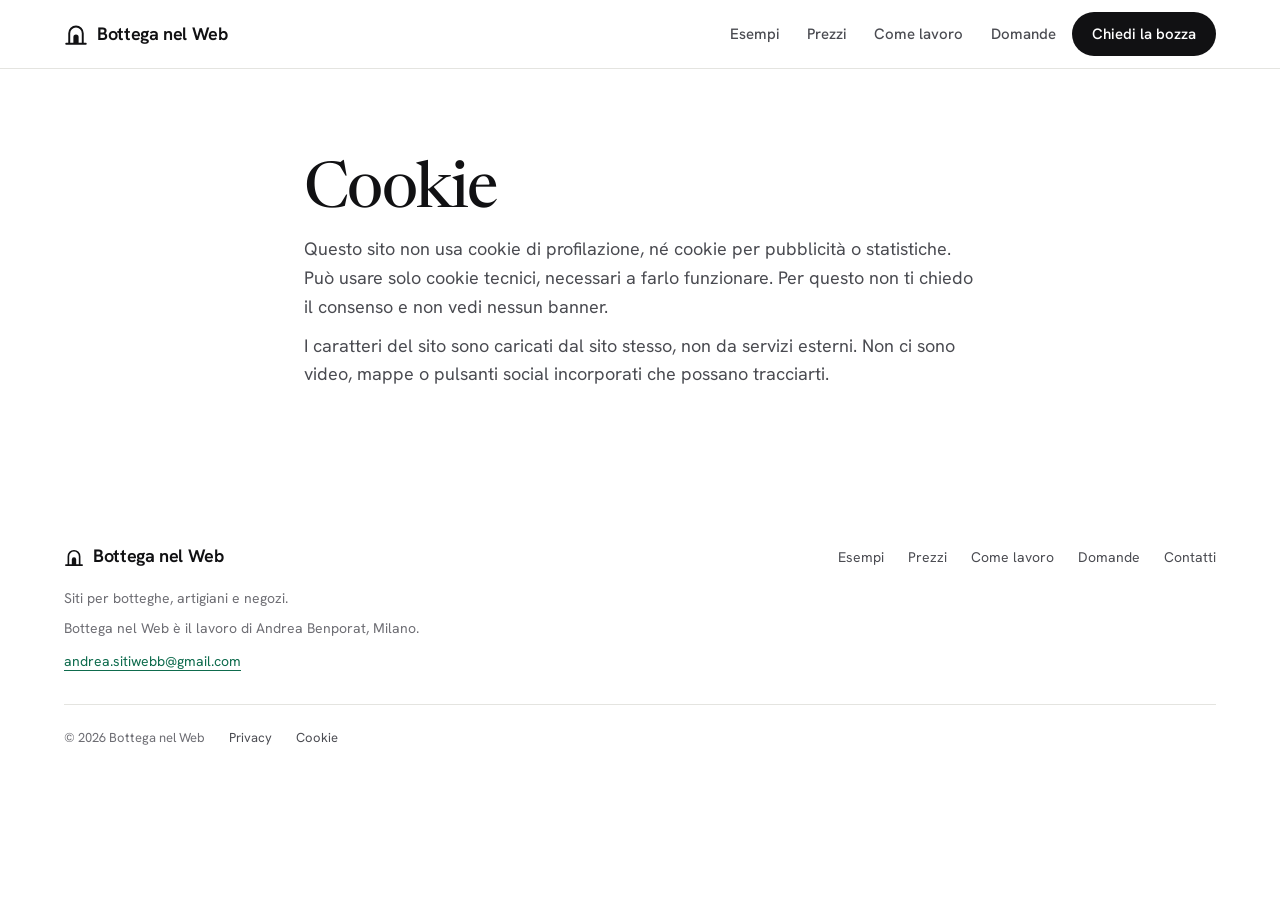
<file: cookie/index.html>
<!doctype html>
<html lang="it">
<head>
<meta charset="utf-8">
<meta name="viewport" content="width=device-width, initial-scale=1">
<title>Cookie | Bottega nel Web</title>
<meta name="description" content="Questo sito non usa cookie di profilazione né banner: solo cookie tecnici.">
<meta name="robots" content="noindex, nofollow">
<meta name="theme-color" content="#FFFFFF">
<meta property="og:type" content="website">
<meta property="og:locale" content="it_IT">
<meta property="og:site_name" content="Bottega nel Web">
<meta property="og:title" content="Cookie | Bottega nel Web">
<meta property="og:description" content="Questo sito non usa cookie di profilazione né banner: solo cookie tecnici.">
<meta property="og:url" content="https://benpo-python.github.io/bozza-sito-editoriale/cookie/">
<meta property="og:image" content="https://benpo-python.github.io/bozza-sito-editoriale/img/og-image.png">
<meta property="og:image:width" content="1200">
<meta property="og:image:height" content="630">
<meta property="og:image:alt" content="Bottega nel Web: il sito per la tua attività. Prima lo vedi, poi decidi.">
<meta name="twitter:card" content="summary_large_image">
<link rel="icon" href="../img/favicon.svg" type="image/svg+xml">
<link rel="icon" href="../img/favicon-32.png" sizes="32x32" type="image/png">
<link rel="apple-touch-icon" href="../img/apple-touch-icon.png">
<link rel="preload" href="../assets/font/newsreader.woff2" as="font" type="font/woff2" crossorigin>
<link rel="stylesheet" href="../assets/stile.css">

</head>
<body>
<a class="skip" href="#contenuto">Vai al contenuto</a>
<nav class="barra" aria-label="Principale"><div class="wrap">
<a class="logo" href="../"><svg width="24" height="24" viewBox="0 0 32 32" aria-hidden="true"><path d="M7 29V15a9 9 0 0 1 18 0v14" fill="none" stroke="currentColor" stroke-width="2.6"/><path d="M3 29h26" stroke="currentColor" stroke-width="2.6" stroke-linecap="round"/><path d="M12.5 29v-9a3.5 3.5 0 0 1 7 0v9z" fill="currentColor"/></svg><span>Bottega nel Web</span></a>
<span class="spazio" aria-hidden="true"></span>
<div class="voci"><a href="../esempi/">Esempi</a><a href="../prezzi/">Prezzi</a><a href="../come-lavoro/">Come lavoro</a><a href="../domande/">Domande</a></div>
<a class="btn" href="../contatti/">Chiedi la bozza</a>
<button class="apri" type="button" aria-label="Apri il menu" aria-expanded="false" aria-controls="menu"><svg width="18" height="12" viewBox="0 0 18 12" aria-hidden="true"><path d="M1 1h16M1 11h16" stroke="currentColor" stroke-width="1.8" stroke-linecap="round"/></svg></button>
</div></nav>
<div class="menu" id="menu" role="dialog" aria-modal="true" aria-label="Menu">
<div class="menu-testa"><a class="logo" href="../"><svg width="24" height="24" viewBox="0 0 32 32" aria-hidden="true"><path d="M7 29V15a9 9 0 0 1 18 0v14" fill="none" stroke="currentColor" stroke-width="2.6"/><path d="M3 29h26" stroke="currentColor" stroke-width="2.6" stroke-linecap="round"/><path d="M12.5 29v-9a3.5 3.5 0 0 1 7 0v9z" fill="currentColor"/></svg><span>Bottega nel Web</span></a>
<button class="apri chiudi" type="button" aria-label="Chiudi il menu" style="display:flex"><svg width="14" height="14" viewBox="0 0 14 14" aria-hidden="true"><path d="M1 1l12 12M13 1L1 13" stroke="currentColor" stroke-width="1.8" stroke-linecap="round"/></svg></button></div>
<nav aria-label="Menu da telefono"><a href="../">Home</a><a href="../esempi/">Esempi</a><a href="../prezzi/">Prezzi</a><a href="../come-lavoro/">Come lavoro</a><a href="../domande/">Domande</a><a href="../contatti/">Contatti</a></nav>
<a class="btn" href="../contatti/">Chiedi la tua bozza gratis</a></div>
<main id="contenuto">
<section class="rv sez-pag"><div class="wrap testo-lungo"><h1 class="h1p">Cookie</h1><p>Questo sito non usa cookie di profilazione, né cookie per pubblicità o statistiche. Può usare solo cookie tecnici, necessari a farlo funzionare. Per questo non ti chiedo il consenso e non vedi nessun banner.</p><p>I caratteri del sito sono caricati dal sito stesso, non da servizi esterni. Non ci sono video, mappe o pulsanti social incorporati che possano tracciarti.</p></div></section>
</main>
<footer class="piede"><div class="wrap">
<div class="riga1"><div class="marchio"><a class="logo" href="../"><svg width="20" height="20" viewBox="0 0 32 32" aria-hidden="true"><path d="M7 29V15a9 9 0 0 1 18 0v14" fill="none" stroke="currentColor" stroke-width="2.6"/><path d="M3 29h26" stroke="currentColor" stroke-width="2.6" stroke-linecap="round"/><path d="M12.5 29v-9a3.5 3.5 0 0 1 7 0v9z" fill="currentColor"/></svg><span>Bottega nel Web</span></a><p>Siti per botteghe, artigiani e negozi.</p><p>Bottega nel Web è il lavoro di Andrea Benporat, Milano.</p><a class="mail" href="mailto:andrea.sitiwebb@gmail.com">andrea.sitiwebb@gmail.com</a></div>
<nav class="nav" aria-label="Piè di pagina"><a href="../esempi/">Esempi</a><a href="../prezzi/">Prezzi</a><a href="../come-lavoro/">Come lavoro</a><a href="../domande/">Domande</a><a href="../contatti/">Contatti</a></nav></div>
<div class="riga2"><span>© 2026 Bottega nel Web</span><a href="../privacy/">Privacy</a><a href="../cookie/">Cookie</a><!-- DA INSERIRE: P.IVA, se/quando aperta (vedi 01-piano/sito-ufficiale-LANCIO.md) --></div>
</div></footer>

<script>
(function(){var r=document.querySelectorAll(".rv");if(!("IntersectionObserver" in window)||matchMedia("(prefers-reduced-motion:reduce)").matches){r.forEach(function(e){e.classList.add("in")});return}document.documentElement.classList.add("js");var o=new IntersectionObserver(function(l){l.forEach(function(x){if(x.isIntersecting){x.target.classList.add("in");o.unobserve(x.target)}})},{threshold:.12});r.forEach(function(e){o.observe(e)})})();
(function(){var m=document.getElementById("menu"),a=document.querySelector(".barra .apri"),c=m.querySelector(".chiudi");
function t(o){m.classList.toggle("aperto",o);a.setAttribute("aria-expanded",o);document.body.style.overflow=o?"hidden":"";(o?c:a).focus()}
a.addEventListener("click",function(){t(true)});c.addEventListener("click",function(){t(false)});
document.addEventListener("keydown",function(e){if(e.key==="Escape"&&m.classList.contains("aperto"))t(false)});
m.addEventListener("click",function(e){if(e.target.closest("a"))t(false)});})();
</script>

</body>
</html>
</file>
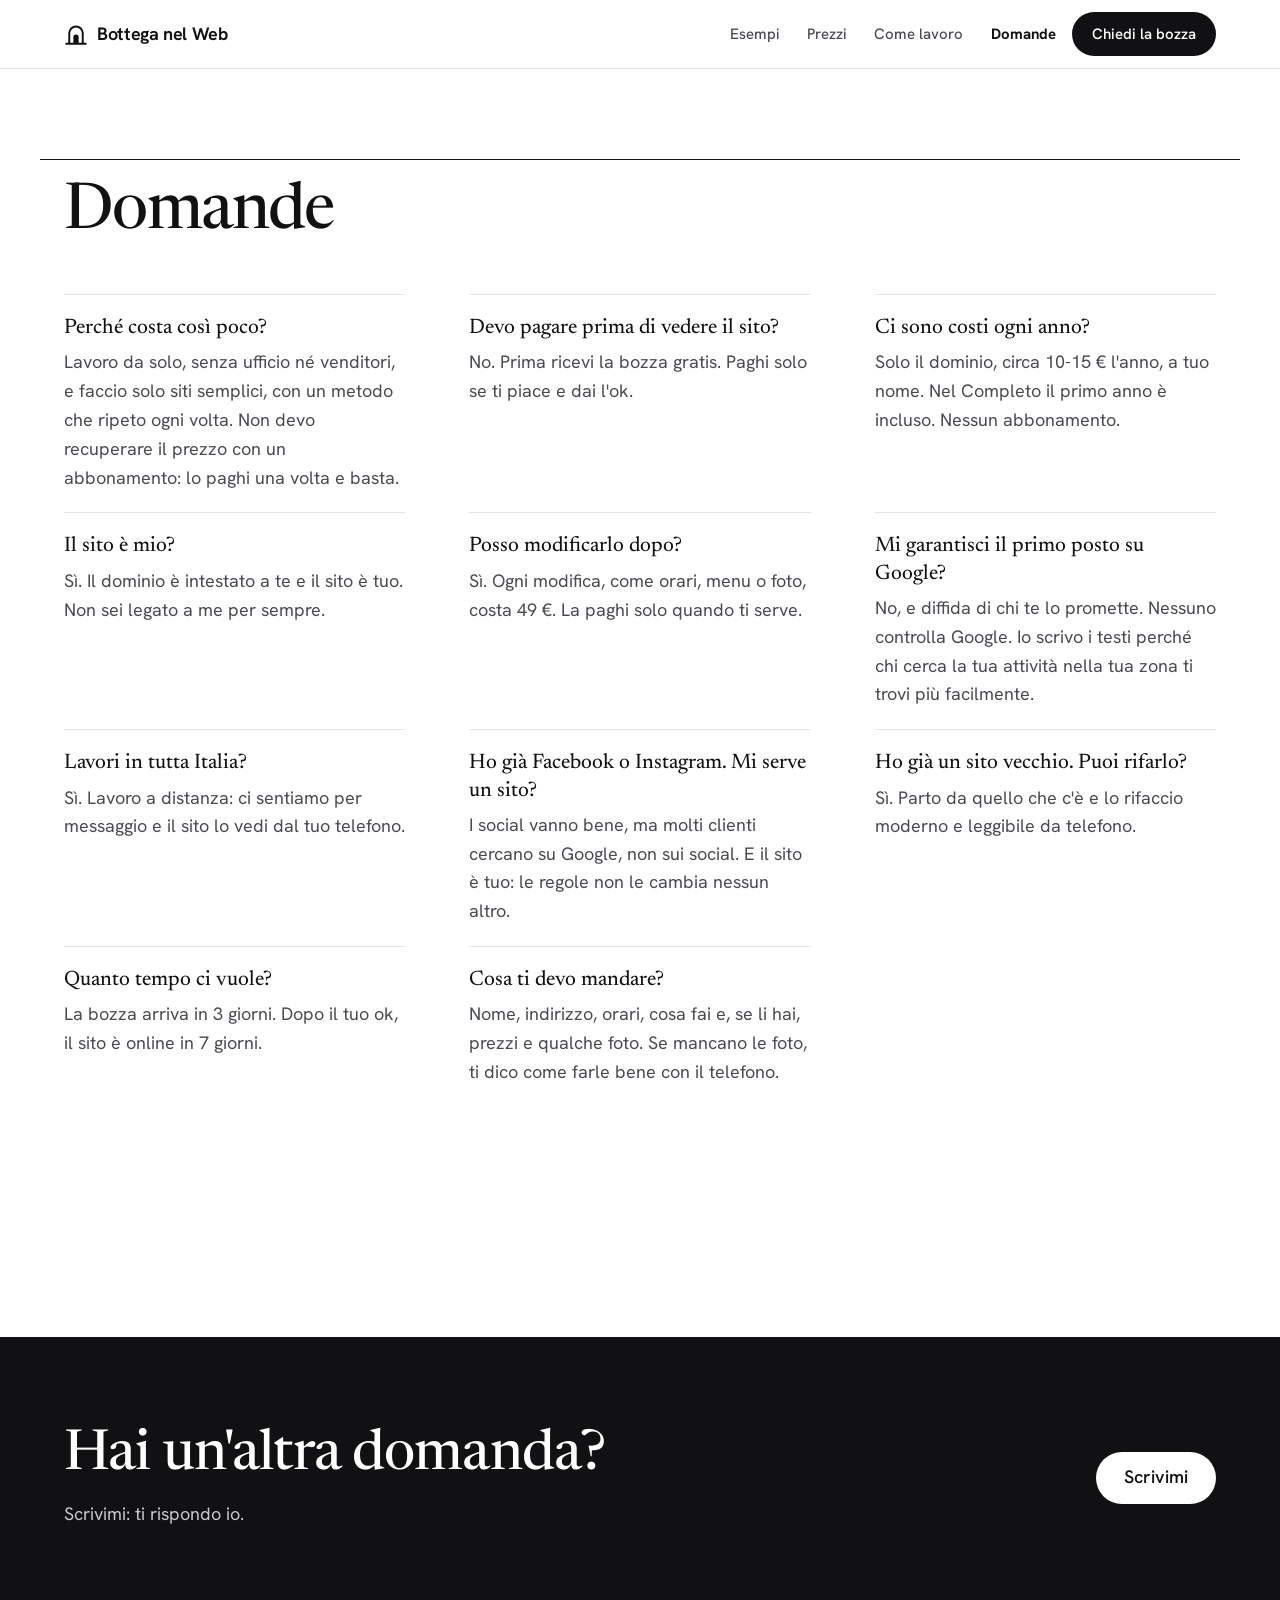
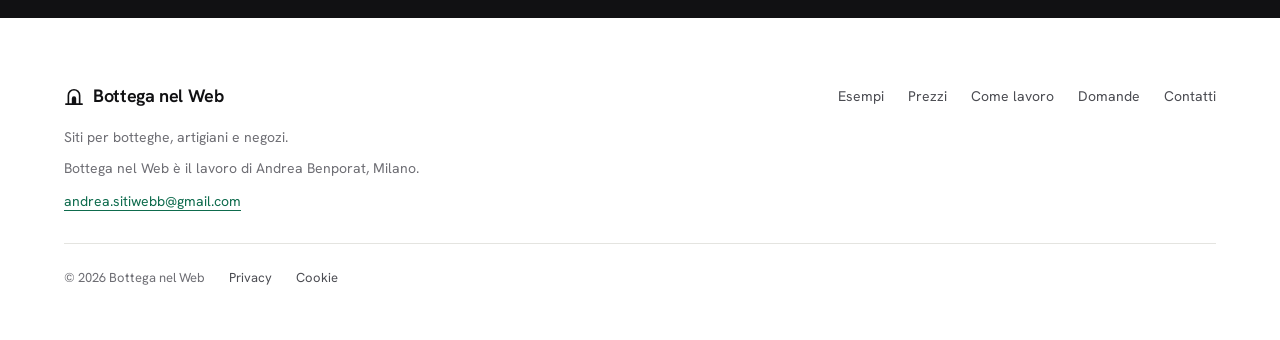
<file: domande/index.html>
<!doctype html>
<html lang="it">
<head>
<meta charset="utf-8">
<meta name="viewport" content="width=device-width, initial-scale=1">
<title>Domande frequenti | Bottega nel Web</title>
<meta name="description" content="Costi, tempi, dominio, modifiche e Google: le risposte alle domande più comuni su siti per botteghe, artigiani e negozi.">
<meta name="robots" content="noindex, nofollow">
<meta name="theme-color" content="#FFFFFF">
<meta property="og:type" content="website">
<meta property="og:locale" content="it_IT">
<meta property="og:site_name" content="Bottega nel Web">
<meta property="og:title" content="Domande frequenti | Bottega nel Web">
<meta property="og:description" content="Costi, tempi, dominio, modifiche e Google: le risposte alle domande più comuni su siti per botteghe, artigiani e negozi.">
<meta property="og:url" content="https://benpo-python.github.io/bozza-sito-editoriale/domande/">
<meta property="og:image" content="https://benpo-python.github.io/bozza-sito-editoriale/img/og-image.png">
<meta property="og:image:width" content="1200">
<meta property="og:image:height" content="630">
<meta property="og:image:alt" content="Bottega nel Web: il sito per la tua attività. Prima lo vedi, poi decidi.">
<meta name="twitter:card" content="summary_large_image">
<link rel="icon" href="../img/favicon.svg" type="image/svg+xml">
<link rel="icon" href="../img/favicon-32.png" sizes="32x32" type="image/png">
<link rel="apple-touch-icon" href="../img/apple-touch-icon.png">
<link rel="preload" href="../assets/font/newsreader.woff2" as="font" type="font/woff2" crossorigin>
<link rel="stylesheet" href="../assets/stile.css">
<script type="application/ld+json">{"@context": "https://schema.org", "@type": "FAQPage", "mainEntity": [{"@type": "Question", "name": "Perché costa così poco?", "acceptedAnswer": {"@type": "Answer", "text": "Lavoro da solo, senza ufficio né venditori, e faccio solo siti semplici, con un metodo che ripeto ogni volta. Non devo recuperare il prezzo con un abbonamento: lo paghi una volta e basta."}}, {"@type": "Question", "name": "Devo pagare prima di vedere il sito?", "acceptedAnswer": {"@type": "Answer", "text": "No. Prima ricevi la bozza gratis. Paghi solo se ti piace e dai l'ok."}}, {"@type": "Question", "name": "Ci sono costi ogni anno?", "acceptedAnswer": {"@type": "Answer", "text": "Solo il dominio, circa 10-15 € l'anno, a tuo nome. Nel Completo il primo anno è incluso. Nessun abbonamento."}}, {"@type": "Question", "name": "Il sito è mio?", "acceptedAnswer": {"@type": "Answer", "text": "Sì. Il dominio è intestato a te e il sito è tuo. Non sei legato a me per sempre."}}, {"@type": "Question", "name": "Posso modificarlo dopo?", "acceptedAnswer": {"@type": "Answer", "text": "Sì. Ogni modifica, come orari, menu o foto, costa 49 €. La paghi solo quando ti serve."}}, {"@type": "Question", "name": "Mi garantisci il primo posto su Google?", "acceptedAnswer": {"@type": "Answer", "text": "No, e diffida di chi te lo promette. Nessuno controlla Google. Io scrivo i testi perché chi cerca la tua attività nella tua zona ti trovi più facilmente."}}, {"@type": "Question", "name": "Lavori in tutta Italia?", "acceptedAnswer": {"@type": "Answer", "text": "Sì. Lavoro a distanza: ci sentiamo per messaggio e il sito lo vedi dal tuo telefono."}}, {"@type": "Question", "name": "Ho già Facebook o Instagram. Mi serve un sito?", "acceptedAnswer": {"@type": "Answer", "text": "I social vanno bene, ma molti clienti cercano su Google, non sui social. E il sito è tuo: le regole non le cambia nessun altro."}}, {"@type": "Question", "name": "Ho già un sito vecchio. Puoi rifarlo?", "acceptedAnswer": {"@type": "Answer", "text": "Sì. Parto da quello che c'è e lo rifaccio moderno e leggibile da telefono."}}, {"@type": "Question", "name": "Quanto tempo ci vuole?", "acceptedAnswer": {"@type": "Answer", "text": "La bozza arriva in 3 giorni. Dopo il tuo ok, il sito è online in 7 giorni."}}, {"@type": "Question", "name": "Cosa ti devo mandare?", "acceptedAnswer": {"@type": "Answer", "text": "Nome, indirizzo, orari, cosa fai e, se li hai, prezzi e qualche foto. Se mancano le foto, ti dico come farle bene con il telefono."}}]}</script>
</head>
<body>
<a class="skip" href="#contenuto">Vai al contenuto</a>
<nav class="barra" aria-label="Principale"><div class="wrap">
<a class="logo" href="../"><svg width="24" height="24" viewBox="0 0 32 32" aria-hidden="true"><path d="M7 29V15a9 9 0 0 1 18 0v14" fill="none" stroke="currentColor" stroke-width="2.6"/><path d="M3 29h26" stroke="currentColor" stroke-width="2.6" stroke-linecap="round"/><path d="M12.5 29v-9a3.5 3.5 0 0 1 7 0v9z" fill="currentColor"/></svg><span>Bottega nel Web</span></a>
<span class="spazio" aria-hidden="true"></span>
<div class="voci"><a href="../esempi/">Esempi</a><a href="../prezzi/">Prezzi</a><a href="../come-lavoro/">Come lavoro</a><a href="../domande/" aria-current="page">Domande</a></div>
<a class="btn" href="../contatti/">Chiedi la bozza</a>
<button class="apri" type="button" aria-label="Apri il menu" aria-expanded="false" aria-controls="menu"><svg width="18" height="12" viewBox="0 0 18 12" aria-hidden="true"><path d="M1 1h16M1 11h16" stroke="currentColor" stroke-width="1.8" stroke-linecap="round"/></svg></button>
</div></nav>
<div class="menu" id="menu" role="dialog" aria-modal="true" aria-label="Menu">
<div class="menu-testa"><a class="logo" href="../"><svg width="24" height="24" viewBox="0 0 32 32" aria-hidden="true"><path d="M7 29V15a9 9 0 0 1 18 0v14" fill="none" stroke="currentColor" stroke-width="2.6"/><path d="M3 29h26" stroke="currentColor" stroke-width="2.6" stroke-linecap="round"/><path d="M12.5 29v-9a3.5 3.5 0 0 1 7 0v9z" fill="currentColor"/></svg><span>Bottega nel Web</span></a>
<button class="apri chiudi" type="button" aria-label="Chiudi il menu" style="display:flex"><svg width="14" height="14" viewBox="0 0 14 14" aria-hidden="true"><path d="M1 1l12 12M13 1L1 13" stroke="currentColor" stroke-width="1.8" stroke-linecap="round"/></svg></button></div>
<nav aria-label="Menu da telefono"><a href="../">Home</a><a href="../esempi/">Esempi</a><a href="../prezzi/">Prezzi</a><a href="../come-lavoro/">Come lavoro</a><a href="../domande/">Domande</a><a href="../contatti/">Contatti</a></nav>
<a class="btn" href="../contatti/">Chiedi la tua bozza gratis</a></div>
<main id="contenuto">
<section class="rv sez-pag sez-bordo"><div class="wrap">
<h1 class="h1p">Domande</h1>
<h2 class="vh">Le domande più frequenti</h2>
<div class="domande-lista" style="margin-top:clamp(32px,4vw,48px)"><div><h3>Perché costa così poco?</h3><p>Lavoro da solo, senza ufficio né venditori, e faccio solo siti semplici, con un metodo che ripeto ogni volta. Non devo recuperare il prezzo con un abbonamento: lo paghi una volta e basta.</p></div><!-- DA CONFERMARE: risposta in attesa della decisione di Andrea su dove pubblicare i siti dei clienti. Non pubblicare questa domanda finché non c'è. -->
<div hidden><h3>Dove sta il sito? E se un giorno smetti?</h3><p></p></div><div><h3>Devo pagare prima di vedere il sito?</h3><p>No. Prima ricevi la bozza gratis. Paghi solo se ti piace e dai l'ok.</p></div><div><h3>Ci sono costi ogni anno?</h3><p>Solo il dominio, circa 10-15 € l'anno, a tuo nome. Nel Completo il primo anno è incluso. Nessun abbonamento.</p></div><div><h3>Il sito è mio?</h3><p>Sì. Il dominio è intestato a te e il sito è tuo. Non sei legato a me per sempre.</p></div><div><h3>Posso modificarlo dopo?</h3><p>Sì. Ogni modifica, come orari, menu o foto, costa 49 €. La paghi solo quando ti serve.</p></div><div><h3>Mi garantisci il primo posto su Google?</h3><p>No, e diffida di chi te lo promette. Nessuno controlla Google. Io scrivo i testi perché chi cerca la tua attività nella tua zona ti trovi più facilmente.</p></div><div><h3>Lavori in tutta Italia?</h3><p>Sì. Lavoro a distanza: ci sentiamo per messaggio e il sito lo vedi dal tuo telefono.</p></div><div><h3>Ho già Facebook o Instagram. Mi serve un sito?</h3><p>I social vanno bene, ma molti clienti cercano su Google, non sui social. E il sito è tuo: le regole non le cambia nessun altro.</p></div><div><h3>Ho già un sito vecchio. Puoi rifarlo?</h3><p>Sì. Parto da quello che c'è e lo rifaccio moderno e leggibile da telefono.</p></div><div><h3>Quanto tempo ci vuole?</h3><p>La bozza arriva in 3 giorni. Dopo il tuo ok, il sito è online in 7 giorni.</p></div><div><h3>Cosa ti devo mandare?</h3><p>Nome, indirizzo, orari, cosa fai e, se li hai, prezzi e qualche foto. Se mancano le foto, ti dico come farle bene con il telefono.</p></div></div>
</div></section>
<section class="rv sez sez-scura"><div class="wrap chiusura">
<div><h2 class="h2">Hai un'altra domanda?</h2><p>Scrivimi: ti rispondo io.</p></div>
<a class="btn btn-chiaro" href="../contatti/">Scrivimi</a></div></section>
</main>
<footer class="piede"><div class="wrap">
<div class="riga1"><div class="marchio"><a class="logo" href="../"><svg width="20" height="20" viewBox="0 0 32 32" aria-hidden="true"><path d="M7 29V15a9 9 0 0 1 18 0v14" fill="none" stroke="currentColor" stroke-width="2.6"/><path d="M3 29h26" stroke="currentColor" stroke-width="2.6" stroke-linecap="round"/><path d="M12.5 29v-9a3.5 3.5 0 0 1 7 0v9z" fill="currentColor"/></svg><span>Bottega nel Web</span></a><p>Siti per botteghe, artigiani e negozi.</p><p>Bottega nel Web è il lavoro di Andrea Benporat, Milano.</p><a class="mail" href="mailto:andrea.sitiwebb@gmail.com">andrea.sitiwebb@gmail.com</a></div>
<nav class="nav" aria-label="Piè di pagina"><a href="../esempi/">Esempi</a><a href="../prezzi/">Prezzi</a><a href="../come-lavoro/">Come lavoro</a><a href="../domande/">Domande</a><a href="../contatti/">Contatti</a></nav></div>
<div class="riga2"><span>© 2026 Bottega nel Web</span><a href="../privacy/">Privacy</a><a href="../cookie/">Cookie</a><!-- DA INSERIRE: P.IVA, se/quando aperta (vedi 01-piano/sito-ufficiale-LANCIO.md) --></div>
</div></footer>
<div class="fissa" id="fissa"><a class="btn" href="../contatti/">Chiedi la bozza gratis</a><a class="btn btn-wa" href="https://wa.me/393755681862?text=Ciao%20Andrea%2C%20vorrei%20la%20bozza%20gratis%20per%E2%80%A6">WhatsApp</a></div>
<script>
(function(){var r=document.querySelectorAll(".rv");if(!("IntersectionObserver" in window)||matchMedia("(prefers-reduced-motion:reduce)").matches){r.forEach(function(e){e.classList.add("in")});return}document.documentElement.classList.add("js");var o=new IntersectionObserver(function(l){l.forEach(function(x){if(x.isIntersecting){x.target.classList.add("in");o.unobserve(x.target)}})},{threshold:.12});r.forEach(function(e){o.observe(e)})})();
(function(){var m=document.getElementById("menu"),a=document.querySelector(".barra .apri"),c=m.querySelector(".chiudi");
function t(o){m.classList.toggle("aperto",o);a.setAttribute("aria-expanded",o);document.body.style.overflow=o?"hidden":"";(o?c:a).focus()}
a.addEventListener("click",function(){t(true)});c.addEventListener("click",function(){t(false)});
document.addEventListener("keydown",function(e){if(e.key==="Escape"&&m.classList.contains("aperto"))t(false)});
m.addEventListener("click",function(e){if(e.target.closest("a"))t(false)});})();
</script>
<script>
(function(){var b=document.querySelector(".hero .azioni .btn"),f=document.getElementById("fissa");
if(!b||!f||!("IntersectionObserver" in window))return;
f.classList.add("nascosta");
new IntersectionObserver(function(l){f.classList.toggle("nascosta",l[0].isIntersecting)}).observe(b);})();
</script>
</body>
</html>
</file>
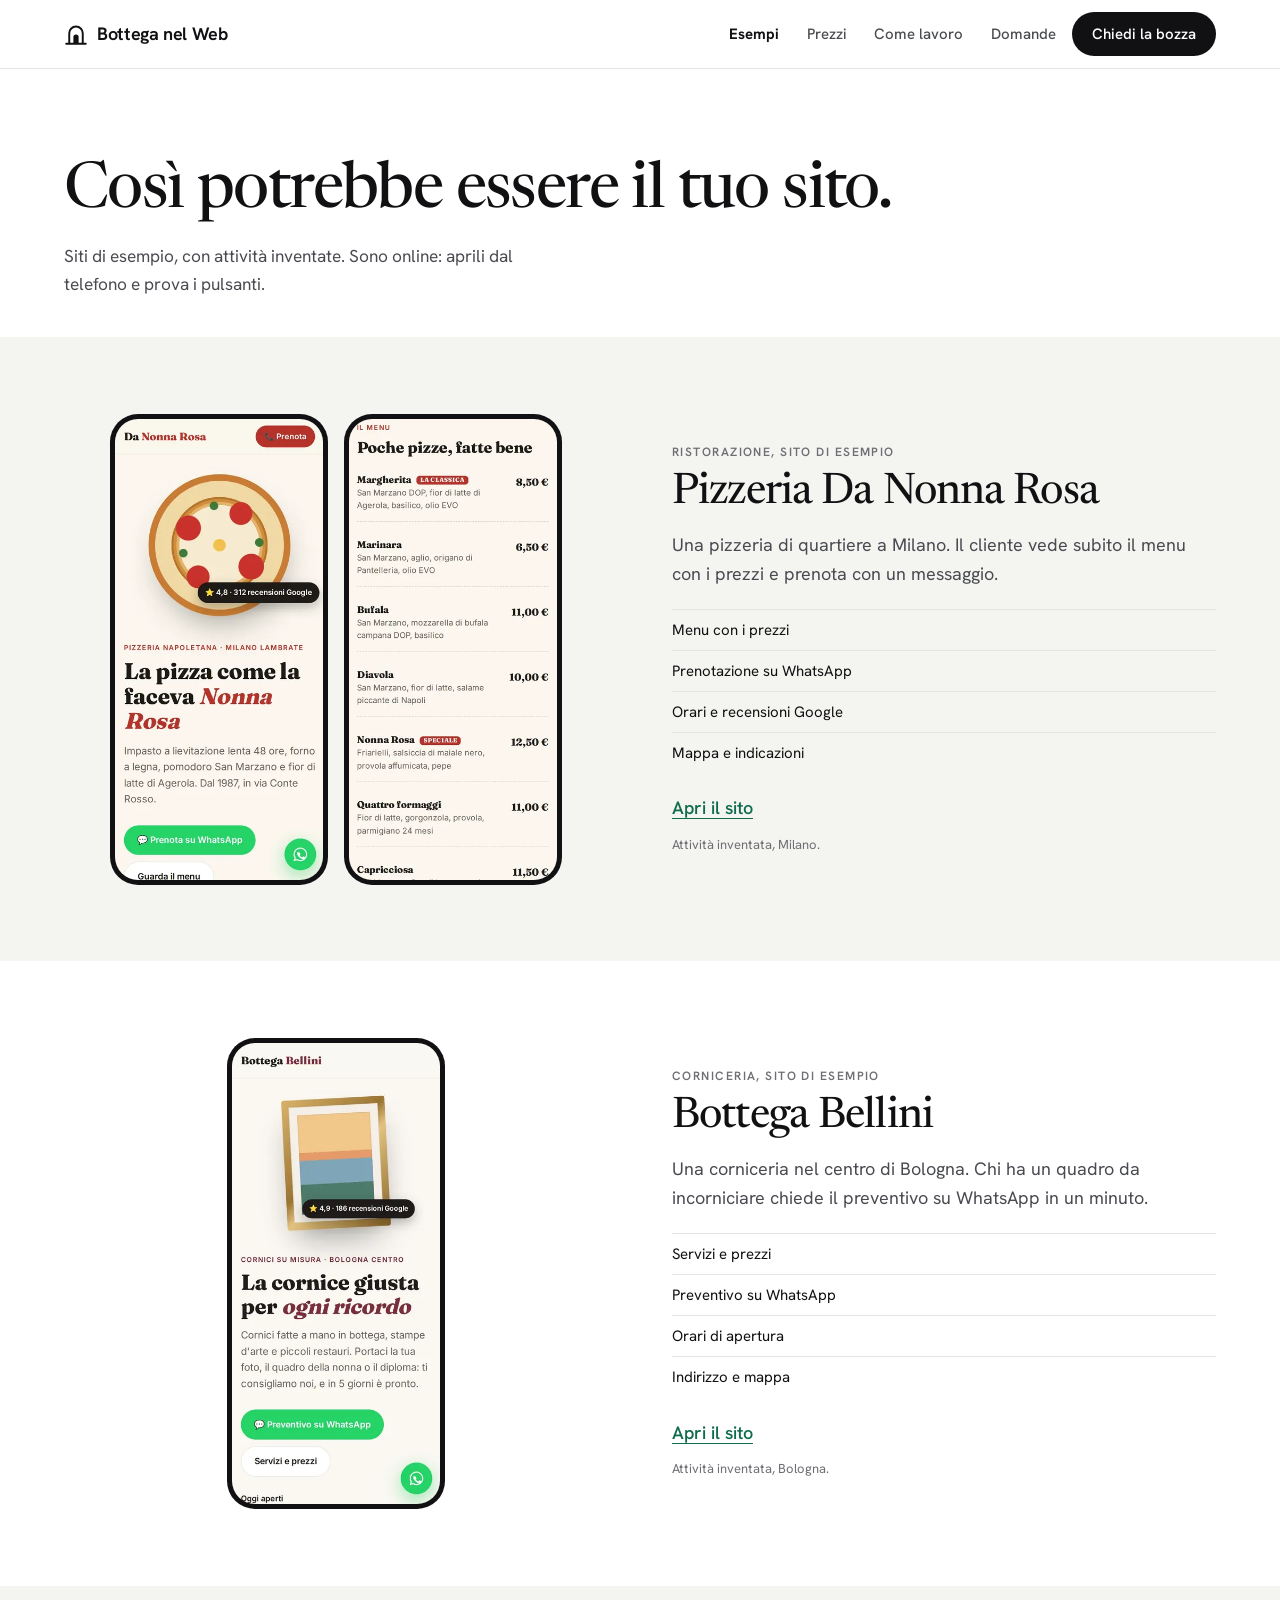
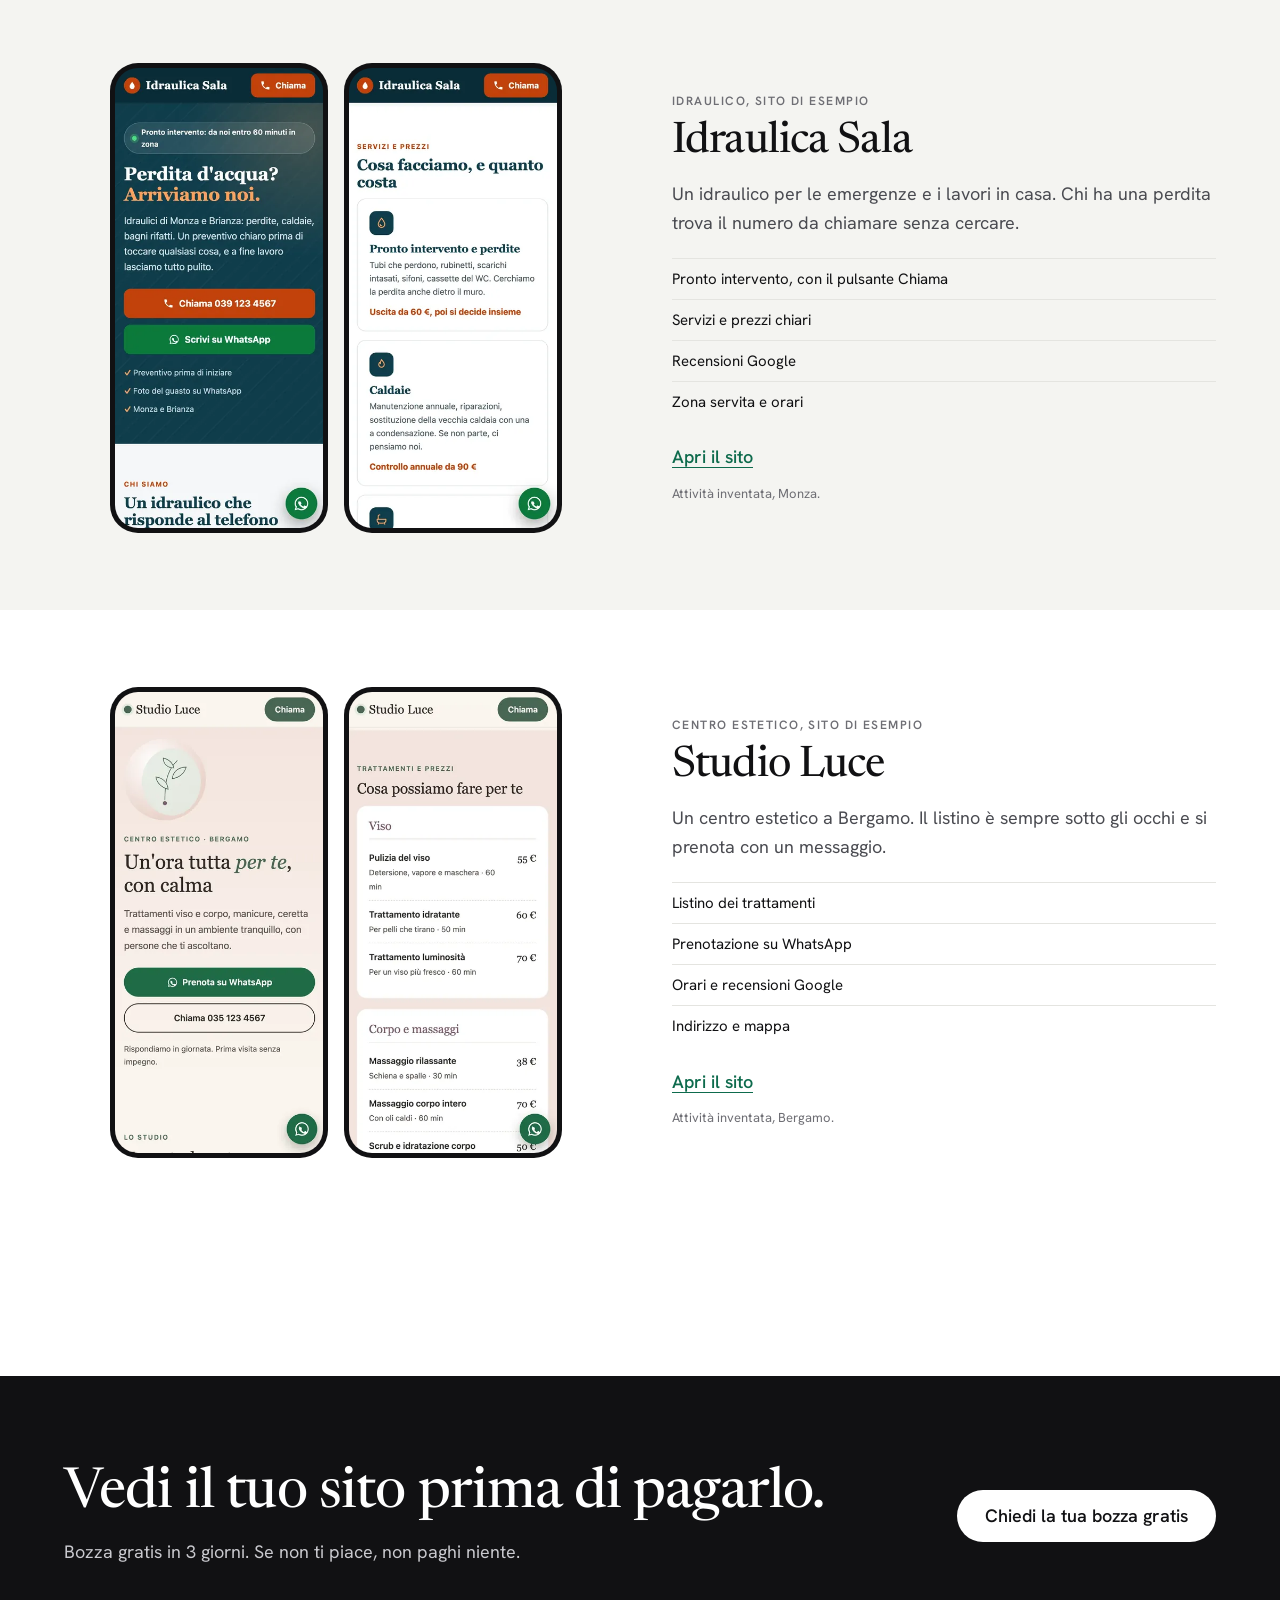
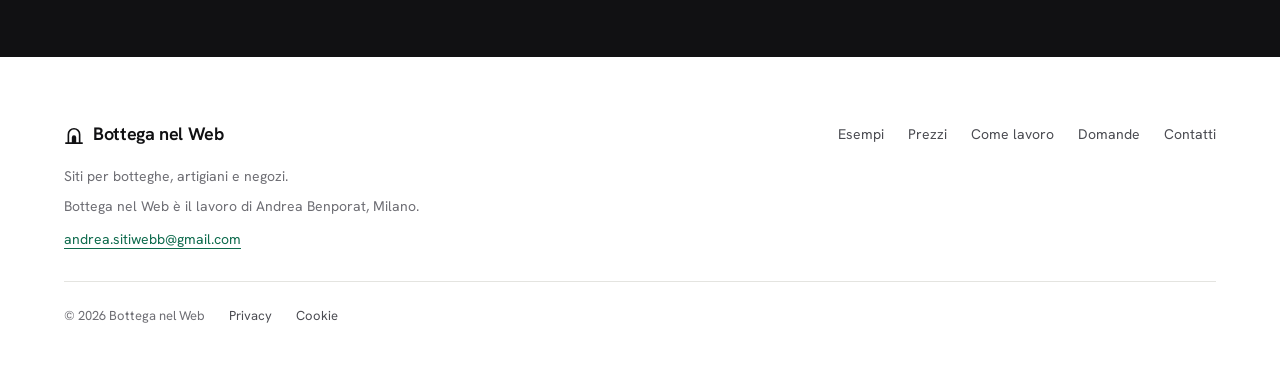
<file: esempi/index.html>
<!doctype html>
<html lang="it">
<head>
<meta charset="utf-8">
<meta name="viewport" content="width=device-width, initial-scale=1">
<title>Esempi di siti per attività locali | Bottega nel Web</title>
<meta name="description" content="Siti di esempio per una pizzeria, una corniceria, un idraulico e un centro estetico. Attività inventate, online: aprili dal telefono.">
<meta name="robots" content="noindex, nofollow">
<meta name="theme-color" content="#FFFFFF">
<meta property="og:type" content="website">
<meta property="og:locale" content="it_IT">
<meta property="og:site_name" content="Bottega nel Web">
<meta property="og:title" content="Esempi di siti per attività locali | Bottega nel Web">
<meta property="og:description" content="Siti di esempio per una pizzeria, una corniceria, un idraulico e un centro estetico. Attività inventate, online: aprili dal telefono.">
<meta property="og:url" content="https://benpo-python.github.io/bozza-sito-editoriale/esempi/">
<meta property="og:image" content="https://benpo-python.github.io/bozza-sito-editoriale/img/og-image.png">
<meta property="og:image:width" content="1200">
<meta property="og:image:height" content="630">
<meta property="og:image:alt" content="Bottega nel Web: il sito per la tua attività. Prima lo vedi, poi decidi.">
<meta name="twitter:card" content="summary_large_image">
<link rel="icon" href="../img/favicon.svg" type="image/svg+xml">
<link rel="icon" href="../img/favicon-32.png" sizes="32x32" type="image/png">
<link rel="apple-touch-icon" href="../img/apple-touch-icon.png">
<link rel="preload" href="../assets/font/newsreader.woff2" as="font" type="font/woff2" crossorigin>
<link rel="stylesheet" href="../assets/stile.css">

</head>
<body>
<a class="skip" href="#contenuto">Vai al contenuto</a>
<nav class="barra" aria-label="Principale"><div class="wrap">
<a class="logo" href="../"><svg width="24" height="24" viewBox="0 0 32 32" aria-hidden="true"><path d="M7 29V15a9 9 0 0 1 18 0v14" fill="none" stroke="currentColor" stroke-width="2.6"/><path d="M3 29h26" stroke="currentColor" stroke-width="2.6" stroke-linecap="round"/><path d="M12.5 29v-9a3.5 3.5 0 0 1 7 0v9z" fill="currentColor"/></svg><span>Bottega nel Web</span></a>
<span class="spazio" aria-hidden="true"></span>
<div class="voci"><a href="../esempi/" aria-current="page">Esempi</a><a href="../prezzi/">Prezzi</a><a href="../come-lavoro/">Come lavoro</a><a href="../domande/">Domande</a></div>
<a class="btn" href="../contatti/">Chiedi la bozza</a>
<button class="apri" type="button" aria-label="Apri il menu" aria-expanded="false" aria-controls="menu"><svg width="18" height="12" viewBox="0 0 18 12" aria-hidden="true"><path d="M1 1h16M1 11h16" stroke="currentColor" stroke-width="1.8" stroke-linecap="round"/></svg></button>
</div></nav>
<div class="menu" id="menu" role="dialog" aria-modal="true" aria-label="Menu">
<div class="menu-testa"><a class="logo" href="../"><svg width="24" height="24" viewBox="0 0 32 32" aria-hidden="true"><path d="M7 29V15a9 9 0 0 1 18 0v14" fill="none" stroke="currentColor" stroke-width="2.6"/><path d="M3 29h26" stroke="currentColor" stroke-width="2.6" stroke-linecap="round"/><path d="M12.5 29v-9a3.5 3.5 0 0 1 7 0v9z" fill="currentColor"/></svg><span>Bottega nel Web</span></a>
<button class="apri chiudi" type="button" aria-label="Chiudi il menu" style="display:flex"><svg width="14" height="14" viewBox="0 0 14 14" aria-hidden="true"><path d="M1 1l12 12M13 1L1 13" stroke="currentColor" stroke-width="1.8" stroke-linecap="round"/></svg></button></div>
<nav aria-label="Menu da telefono"><a href="../">Home</a><a href="../esempi/">Esempi</a><a href="../prezzi/">Prezzi</a><a href="../come-lavoro/">Come lavoro</a><a href="../domande/">Domande</a><a href="../contatti/">Contatti</a></nav>
<a class="btn" href="../contatti/">Chiedi la tua bozza gratis</a></div>
<main id="contenuto">
<section class="pag"><div class="wrap">
<h1 class="h1p">Così potrebbe essere il tuo sito.</h1>
<p class="lead2">Siti di esempio, con attività inventate. Sono online: aprili dal telefono e prova i pulsanti.</p>
</div></section>
<section class="rv esempio alt"><div class="wrap">
<div class="tel"><div class="phone"><img src="../img/nr-hero.webp" srcset="../img/nr-hero-400.webp 400w, ../img/nr-hero.webp 780w" sizes="(max-width: 900px) 220px, 300px" alt="Pagina iniziale del sito di esempio Da Nonna Rosa" width="780" height="1688" loading="lazy"></div><div class="phone"><img src="../img/nr-menu.webp" srcset="../img/nr-menu-400.webp 400w, ../img/nr-menu.webp 780w" sizes="(max-width: 900px) 220px, 300px" alt="Il menu del sito di esempio Da Nonna Rosa" width="780" height="1688" loading="lazy"></div></div>
<div><div class="cat">Ristorazione, sito di esempio</div><h2>Pizzeria Da Nonna Rosa</h2><p>Una pizzeria di quartiere a Milano. Il cliente vede subito il menu con i prezzi e prenota con un messaggio.</p><ul><li>Menu con i prezzi</li><li>Prenotazione su WhatsApp</li><li>Orari e recensioni Google</li><li>Mappa e indicazioni</li></ul>
<a class="link" href="https://benpo-python.github.io/demo-pizzeria/">Apri il sito</a><p class="avviso">Attività inventata, Milano.</p></div></div></section>
<section class="rv esempio"><div class="wrap">
<div class="tel"><div class="phone"><img src="../img/bl-hero.webp" srcset="../img/bl-hero-400.webp 400w, ../img/bl-hero.webp 780w" sizes="(max-width: 900px) 220px, 300px" alt="Pagina iniziale del sito di esempio Bottega Bellini" width="780" height="1688" loading="lazy"></div></div>
<div><div class="cat">Corniceria, sito di esempio</div><h2>Bottega Bellini</h2><p>Una corniceria nel centro di Bologna. Chi ha un quadro da incorniciare chiede il preventivo su WhatsApp in un minuto.</p><ul><li>Servizi e prezzi</li><li>Preventivo su WhatsApp</li><li>Orari di apertura</li><li>Indirizzo e mappa</li></ul>
<a class="link" href="https://benpo-python.github.io/negozio-demo/">Apri il sito</a><p class="avviso">Attività inventata, Bologna.</p></div></div></section>
<section class="rv esempio alt"><div class="wrap">
<div class="tel"><div class="phone"><img src="../img/id-hero.webp" srcset="../img/id-hero-400.webp 400w, ../img/id-hero.webp 780w" sizes="(max-width: 900px) 220px, 300px" alt="Pagina iniziale del sito di esempio Idraulica Sala" width="780" height="1688" loading="lazy"></div><div class="phone"><img src="../img/id-servizi.webp" srcset="../img/id-servizi-400.webp 400w, ../img/id-servizi.webp 780w" sizes="(max-width: 900px) 220px, 300px" alt="I servizi e i prezzi del sito di esempio Idraulica Sala" width="780" height="1688" loading="lazy"></div></div>
<div><div class="cat">Idraulico, sito di esempio</div><h2>Idraulica Sala</h2><p>Un idraulico per le emergenze e i lavori in casa. Chi ha una perdita trova il numero da chiamare senza cercare.</p><ul><li>Pronto intervento, con il pulsante Chiama</li><li>Servizi e prezzi chiari</li><li>Recensioni Google</li><li>Zona servita e orari</li></ul>
<a class="link" href="https://benpo-python.github.io/demo-idraulico/">Apri il sito</a><p class="avviso">Attività inventata, Monza.</p></div></div></section>
<section class="rv esempio"><div class="wrap">
<div class="tel"><div class="phone"><img src="../img/es-hero.webp" srcset="../img/es-hero-400.webp 400w, ../img/es-hero.webp 780w" sizes="(max-width: 900px) 220px, 300px" alt="Pagina iniziale del sito di esempio Studio Luce" width="780" height="1688" loading="lazy"></div><div class="phone"><img src="../img/es-listino.webp" srcset="../img/es-listino-400.webp 400w, ../img/es-listino.webp 780w" sizes="(max-width: 900px) 220px, 300px" alt="Il listino dei trattamenti del sito di esempio Studio Luce" width="780" height="1688" loading="lazy"></div></div>
<div><div class="cat">Centro estetico, sito di esempio</div><h2>Studio Luce</h2><p>Un centro estetico a Bergamo. Il listino è sempre sotto gli occhi e si prenota con un messaggio.</p><ul><li>Listino dei trattamenti</li><li>Prenotazione su WhatsApp</li><li>Orari e recensioni Google</li><li>Indirizzo e mappa</li></ul>
<a class="link" href="https://benpo-python.github.io/demo-estetica/">Apri il sito</a><p class="avviso">Attività inventata, Bergamo.</p></div></div></section>

<!-- DA CONFERMARE: i lavori veri si aggiungono qui solo dopo il pagamento e un sì scritto del cliente (Caminiti, Traslochi Spray, Ec. Decolors, Morea) -->
<section class="rv sez sez-scura"><div class="wrap chiusura">
<div><h2 class="h2">Vedi il tuo sito prima di pagarlo.</h2><p>Bozza gratis in 3 giorni. Se non ti piace, non paghi niente.</p></div>
<a class="btn btn-chiaro" href="../contatti/">Chiedi la tua bozza gratis</a></div></section>
</main>
<footer class="piede"><div class="wrap">
<div class="riga1"><div class="marchio"><a class="logo" href="../"><svg width="20" height="20" viewBox="0 0 32 32" aria-hidden="true"><path d="M7 29V15a9 9 0 0 1 18 0v14" fill="none" stroke="currentColor" stroke-width="2.6"/><path d="M3 29h26" stroke="currentColor" stroke-width="2.6" stroke-linecap="round"/><path d="M12.5 29v-9a3.5 3.5 0 0 1 7 0v9z" fill="currentColor"/></svg><span>Bottega nel Web</span></a><p>Siti per botteghe, artigiani e negozi.</p><p>Bottega nel Web è il lavoro di Andrea Benporat, Milano.</p><a class="mail" href="mailto:andrea.sitiwebb@gmail.com">andrea.sitiwebb@gmail.com</a></div>
<nav class="nav" aria-label="Piè di pagina"><a href="../esempi/">Esempi</a><a href="../prezzi/">Prezzi</a><a href="../come-lavoro/">Come lavoro</a><a href="../domande/">Domande</a><a href="../contatti/">Contatti</a></nav></div>
<div class="riga2"><span>© 2026 Bottega nel Web</span><a href="../privacy/">Privacy</a><a href="../cookie/">Cookie</a><!-- DA INSERIRE: P.IVA, se/quando aperta (vedi 01-piano/sito-ufficiale-LANCIO.md) --></div>
</div></footer>
<div class="fissa" id="fissa"><a class="btn" href="../contatti/">Chiedi la bozza gratis</a><a class="btn btn-wa" href="https://wa.me/393755681862?text=Ciao%20Andrea%2C%20vorrei%20la%20bozza%20gratis%20per%E2%80%A6">WhatsApp</a></div>
<script>
(function(){var r=document.querySelectorAll(".rv");if(!("IntersectionObserver" in window)||matchMedia("(prefers-reduced-motion:reduce)").matches){r.forEach(function(e){e.classList.add("in")});return}document.documentElement.classList.add("js");var o=new IntersectionObserver(function(l){l.forEach(function(x){if(x.isIntersecting){x.target.classList.add("in");o.unobserve(x.target)}})},{threshold:.12});r.forEach(function(e){o.observe(e)})})();
(function(){var m=document.getElementById("menu"),a=document.querySelector(".barra .apri"),c=m.querySelector(".chiudi");
function t(o){m.classList.toggle("aperto",o);a.setAttribute("aria-expanded",o);document.body.style.overflow=o?"hidden":"";(o?c:a).focus()}
a.addEventListener("click",function(){t(true)});c.addEventListener("click",function(){t(false)});
document.addEventListener("keydown",function(e){if(e.key==="Escape"&&m.classList.contains("aperto"))t(false)});
m.addEventListener("click",function(e){if(e.target.closest("a"))t(false)});})();
</script>
<script>
(function(){var b=document.querySelector(".hero .azioni .btn"),f=document.getElementById("fissa");
if(!b||!f||!("IntersectionObserver" in window))return;
f.classList.add("nascosta");
new IntersectionObserver(function(l){f.classList.toggle("nascosta",l[0].isIntersecting)}).observe(b);})();
</script>
</body>
</html>
</file>
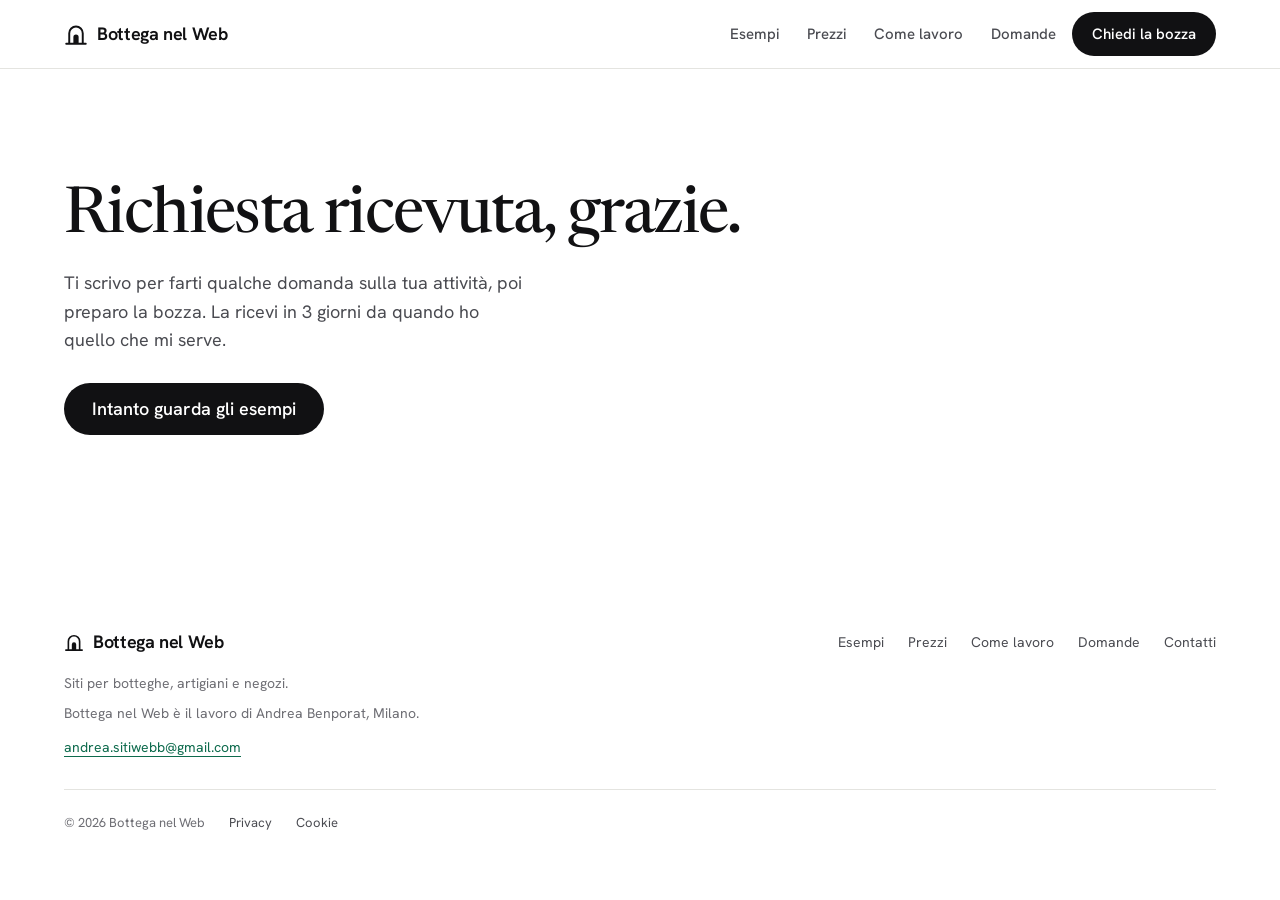
<file: grazie/index.html>
<!doctype html>
<html lang="it">
<head>
<meta charset="utf-8">
<meta name="viewport" content="width=device-width, initial-scale=1">
<title>Richiesta ricevuta | Bottega nel Web</title>
<meta name="description" content="Richiesta ricevuta: ti scrivo io per qualche domanda sulla tua attività.">
<meta name="robots" content="noindex, nofollow">
<meta name="theme-color" content="#FFFFFF">
<meta property="og:type" content="website">
<meta property="og:locale" content="it_IT">
<meta property="og:site_name" content="Bottega nel Web">
<meta property="og:title" content="Richiesta ricevuta | Bottega nel Web">
<meta property="og:description" content="Richiesta ricevuta: ti scrivo io per qualche domanda sulla tua attività.">
<meta property="og:url" content="https://benpo-python.github.io/bozza-sito-editoriale/grazie/">
<meta property="og:image" content="https://benpo-python.github.io/bozza-sito-editoriale/img/og-image.png">
<meta property="og:image:width" content="1200">
<meta property="og:image:height" content="630">
<meta property="og:image:alt" content="Bottega nel Web: il sito per la tua attività. Prima lo vedi, poi decidi.">
<meta name="twitter:card" content="summary_large_image">
<link rel="icon" href="../img/favicon.svg" type="image/svg+xml">
<link rel="icon" href="../img/favicon-32.png" sizes="32x32" type="image/png">
<link rel="apple-touch-icon" href="../img/apple-touch-icon.png">
<link rel="preload" href="../assets/font/newsreader.woff2" as="font" type="font/woff2" crossorigin>
<link rel="stylesheet" href="../assets/stile.css">

</head>
<body>
<a class="skip" href="#contenuto">Vai al contenuto</a>
<nav class="barra" aria-label="Principale"><div class="wrap">
<a class="logo" href="../"><svg width="24" height="24" viewBox="0 0 32 32" aria-hidden="true"><path d="M7 29V15a9 9 0 0 1 18 0v14" fill="none" stroke="currentColor" stroke-width="2.6"/><path d="M3 29h26" stroke="currentColor" stroke-width="2.6" stroke-linecap="round"/><path d="M12.5 29v-9a3.5 3.5 0 0 1 7 0v9z" fill="currentColor"/></svg><span>Bottega nel Web</span></a>
<span class="spazio" aria-hidden="true"></span>
<div class="voci"><a href="../esempi/">Esempi</a><a href="../prezzi/">Prezzi</a><a href="../come-lavoro/">Come lavoro</a><a href="../domande/">Domande</a></div>
<a class="btn" href="../contatti/">Chiedi la bozza</a>
<button class="apri" type="button" aria-label="Apri il menu" aria-expanded="false" aria-controls="menu"><svg width="18" height="12" viewBox="0 0 18 12" aria-hidden="true"><path d="M1 1h16M1 11h16" stroke="currentColor" stroke-width="1.8" stroke-linecap="round"/></svg></button>
</div></nav>
<div class="menu" id="menu" role="dialog" aria-modal="true" aria-label="Menu">
<div class="menu-testa"><a class="logo" href="../"><svg width="24" height="24" viewBox="0 0 32 32" aria-hidden="true"><path d="M7 29V15a9 9 0 0 1 18 0v14" fill="none" stroke="currentColor" stroke-width="2.6"/><path d="M3 29h26" stroke="currentColor" stroke-width="2.6" stroke-linecap="round"/><path d="M12.5 29v-9a3.5 3.5 0 0 1 7 0v9z" fill="currentColor"/></svg><span>Bottega nel Web</span></a>
<button class="apri chiudi" type="button" aria-label="Chiudi il menu" style="display:flex"><svg width="14" height="14" viewBox="0 0 14 14" aria-hidden="true"><path d="M1 1l12 12M13 1L1 13" stroke="currentColor" stroke-width="1.8" stroke-linecap="round"/></svg></button></div>
<nav aria-label="Menu da telefono"><a href="../">Home</a><a href="../esempi/">Esempi</a><a href="../prezzi/">Prezzi</a><a href="../come-lavoro/">Come lavoro</a><a href="../domande/">Domande</a><a href="../contatti/">Contatti</a></nav>
<a class="btn" href="../contatti/">Chiedi la tua bozza gratis</a></div>
<main id="contenuto">
<section class="centro"><div class="wrap"><h1 class="h1p">Richiesta ricevuta, grazie.</h1><p>Ti scrivo per farti qualche domanda sulla tua attività, poi preparo la bozza. La ricevi in 3 giorni da quando ho quello che mi serve.</p><div class="azioni"><a class="btn" href="../esempi/">Intanto guarda gli esempi</a></div></div></section>
</main>
<footer class="piede"><div class="wrap">
<div class="riga1"><div class="marchio"><a class="logo" href="../"><svg width="20" height="20" viewBox="0 0 32 32" aria-hidden="true"><path d="M7 29V15a9 9 0 0 1 18 0v14" fill="none" stroke="currentColor" stroke-width="2.6"/><path d="M3 29h26" stroke="currentColor" stroke-width="2.6" stroke-linecap="round"/><path d="M12.5 29v-9a3.5 3.5 0 0 1 7 0v9z" fill="currentColor"/></svg><span>Bottega nel Web</span></a><p>Siti per botteghe, artigiani e negozi.</p><p>Bottega nel Web è il lavoro di Andrea Benporat, Milano.</p><a class="mail" href="mailto:andrea.sitiwebb@gmail.com">andrea.sitiwebb@gmail.com</a></div>
<nav class="nav" aria-label="Piè di pagina"><a href="../esempi/">Esempi</a><a href="../prezzi/">Prezzi</a><a href="../come-lavoro/">Come lavoro</a><a href="../domande/">Domande</a><a href="../contatti/">Contatti</a></nav></div>
<div class="riga2"><span>© 2026 Bottega nel Web</span><a href="../privacy/">Privacy</a><a href="../cookie/">Cookie</a><!-- DA INSERIRE: P.IVA, se/quando aperta (vedi 01-piano/sito-ufficiale-LANCIO.md) --></div>
</div></footer>

<script>
(function(){var r=document.querySelectorAll(".rv");if(!("IntersectionObserver" in window)||matchMedia("(prefers-reduced-motion:reduce)").matches){r.forEach(function(e){e.classList.add("in")});return}document.documentElement.classList.add("js");var o=new IntersectionObserver(function(l){l.forEach(function(x){if(x.isIntersecting){x.target.classList.add("in");o.unobserve(x.target)}})},{threshold:.12});r.forEach(function(e){o.observe(e)})})();
(function(){var m=document.getElementById("menu"),a=document.querySelector(".barra .apri"),c=m.querySelector(".chiudi");
function t(o){m.classList.toggle("aperto",o);a.setAttribute("aria-expanded",o);document.body.style.overflow=o?"hidden":"";(o?c:a).focus()}
a.addEventListener("click",function(){t(true)});c.addEventListener("click",function(){t(false)});
document.addEventListener("keydown",function(e){if(e.key==="Escape"&&m.classList.contains("aperto"))t(false)});
m.addEventListener("click",function(e){if(e.target.closest("a"))t(false)});})();
</script>

</body>
</html>
</file>
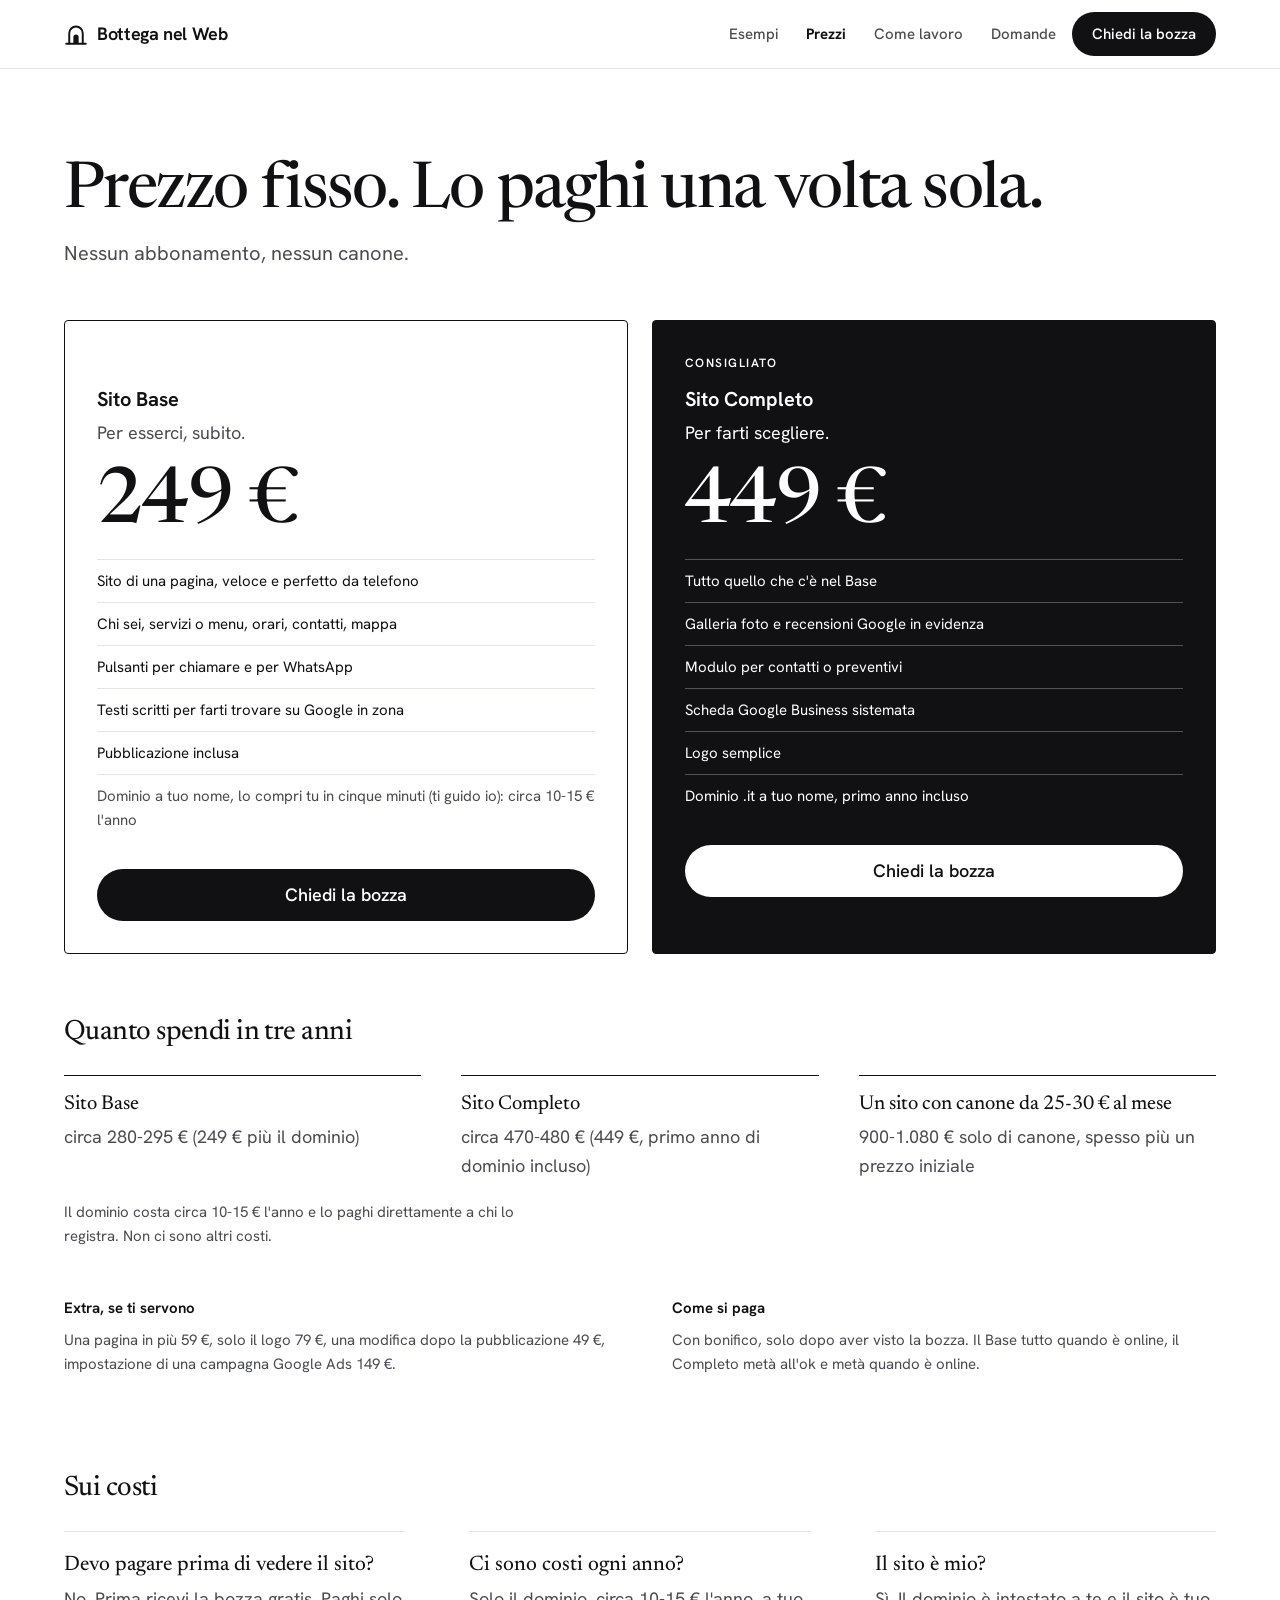
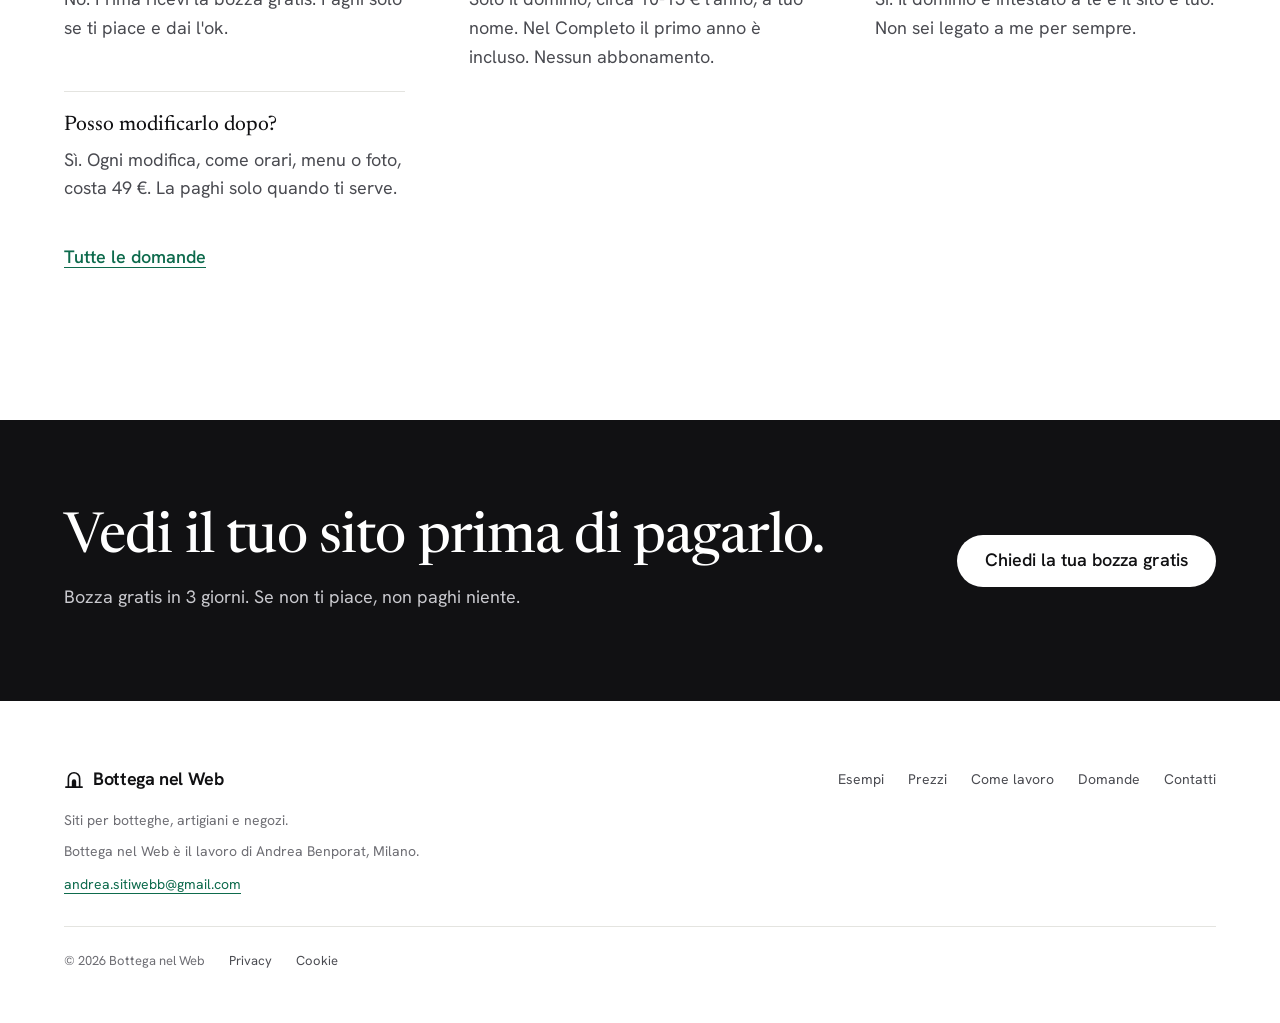
<file: prezzi/index.html>
<!doctype html>
<html lang="it">
<head>
<meta charset="utf-8">
<meta name="viewport" content="width=device-width, initial-scale=1">
<title>Prezzi: sito a 249 € o 449 €, senza canone | Bottega nel Web</title>
<meta name="description" content="Sito Base 249 €, Sito Completo 449 €. Prezzo fisso, una volta sola, nessun abbonamento. Bozza gratis in 3 giorni, paghi solo se ti piace.">
<meta name="robots" content="noindex, nofollow">
<meta name="theme-color" content="#FFFFFF">
<meta property="og:type" content="website">
<meta property="og:locale" content="it_IT">
<meta property="og:site_name" content="Bottega nel Web">
<meta property="og:title" content="Prezzi: sito a 249 € o 449 €, senza canone | Bottega nel Web">
<meta property="og:description" content="Sito Base 249 €, Sito Completo 449 €. Prezzo fisso, una volta sola, nessun abbonamento. Bozza gratis in 3 giorni, paghi solo se ti piace.">
<meta property="og:url" content="https://benpo-python.github.io/bozza-sito-editoriale/prezzi/">
<meta property="og:image" content="https://benpo-python.github.io/bozza-sito-editoriale/img/og-image.png">
<meta property="og:image:width" content="1200">
<meta property="og:image:height" content="630">
<meta property="og:image:alt" content="Bottega nel Web: il sito per la tua attività. Prima lo vedi, poi decidi.">
<meta name="twitter:card" content="summary_large_image">
<link rel="icon" href="../img/favicon.svg" type="image/svg+xml">
<link rel="icon" href="../img/favicon-32.png" sizes="32x32" type="image/png">
<link rel="apple-touch-icon" href="../img/apple-touch-icon.png">
<link rel="preload" href="../assets/font/newsreader.woff2" as="font" type="font/woff2" crossorigin>
<link rel="stylesheet" href="../assets/stile.css">
<script type="application/ld+json">{"@context": "https://schema.org", "@type": "ProfessionalService", "name": "Bottega nel Web", "url": "https://benpo-python.github.io/bozza-sito-editoriale/", "makesOffer": [{"@type": "Offer", "name": "Sito Base", "price": "249", "priceCurrency": "EUR", "description": "Sito di una pagina per un'attività locale, con testi, pulsanti di chiamata e WhatsApp, pubblicazione inclusa.", "itemOffered": {"@type": "Service", "name": "Sito Base"}}, {"@type": "Offer", "name": "Sito Completo", "price": "449", "priceCurrency": "EUR", "description": "Sito Base più galleria, recensioni Google, modulo di contatto, scheda Google Business, logo e dominio .it per il primo anno.", "itemOffered": {"@type": "Service", "name": "Sito Completo"}}]}</script>
</head>
<body>
<a class="skip" href="#contenuto">Vai al contenuto</a>
<nav class="barra" aria-label="Principale"><div class="wrap">
<a class="logo" href="../"><svg width="24" height="24" viewBox="0 0 32 32" aria-hidden="true"><path d="M7 29V15a9 9 0 0 1 18 0v14" fill="none" stroke="currentColor" stroke-width="2.6"/><path d="M3 29h26" stroke="currentColor" stroke-width="2.6" stroke-linecap="round"/><path d="M12.5 29v-9a3.5 3.5 0 0 1 7 0v9z" fill="currentColor"/></svg><span>Bottega nel Web</span></a>
<span class="spazio" aria-hidden="true"></span>
<div class="voci"><a href="../esempi/">Esempi</a><a href="../prezzi/" aria-current="page">Prezzi</a><a href="../come-lavoro/">Come lavoro</a><a href="../domande/">Domande</a></div>
<a class="btn" href="../contatti/">Chiedi la bozza</a>
<button class="apri" type="button" aria-label="Apri il menu" aria-expanded="false" aria-controls="menu"><svg width="18" height="12" viewBox="0 0 18 12" aria-hidden="true"><path d="M1 1h16M1 11h16" stroke="currentColor" stroke-width="1.8" stroke-linecap="round"/></svg></button>
</div></nav>
<div class="menu" id="menu" role="dialog" aria-modal="true" aria-label="Menu">
<div class="menu-testa"><a class="logo" href="../"><svg width="24" height="24" viewBox="0 0 32 32" aria-hidden="true"><path d="M7 29V15a9 9 0 0 1 18 0v14" fill="none" stroke="currentColor" stroke-width="2.6"/><path d="M3 29h26" stroke="currentColor" stroke-width="2.6" stroke-linecap="round"/><path d="M12.5 29v-9a3.5 3.5 0 0 1 7 0v9z" fill="currentColor"/></svg><span>Bottega nel Web</span></a>
<button class="apri chiudi" type="button" aria-label="Chiudi il menu" style="display:flex"><svg width="14" height="14" viewBox="0 0 14 14" aria-hidden="true"><path d="M1 1l12 12M13 1L1 13" stroke="currentColor" stroke-width="1.8" stroke-linecap="round"/></svg></button></div>
<nav aria-label="Menu da telefono"><a href="../">Home</a><a href="../esempi/">Esempi</a><a href="../prezzi/">Prezzi</a><a href="../come-lavoro/">Come lavoro</a><a href="../domande/">Domande</a><a href="../contatti/">Contatti</a></nav>
<a class="btn" href="../contatti/">Chiedi la tua bozza gratis</a></div>
<main id="contenuto">
<section class="rv sez-pag" id="prezzi"><div class="wrap">
<h1 class="h1p">Prezzo fisso. Lo paghi una volta sola.</h1>
<p class="sub">Nessun abbonamento, nessun canone.</p>
<!-- DA CONFERMARE: prezzi IVA inclusa o esclusa -->
<div class="pacchetti">
<article class="pacchetto"><p class="cons" aria-hidden="true">&nbsp;</p><h2>Sito Base</h2><p class="per">Per esserci, subito.</p><p class="cifra">249 €</p><ul><li>Sito di una pagina, veloce e perfetto da telefono</li><li>Chi sei, servizi o menu, orari, contatti, mappa</li><li>Pulsanti per chiamare e per WhatsApp</li><li>Testi scritti per farti trovare su Google in zona</li><li>Pubblicazione inclusa</li><li class="n">Dominio a tuo nome, lo compri tu in cinque minuti (ti guido io): circa 10-15 € l'anno</li></ul><a class="btn" href="../contatti/">Chiedi la bozza</a></article>
<article class="pacchetto consigliato"><p class="cons">Consigliato</p><h2>Sito Completo</h2><p class="per">Per farti scegliere.</p><p class="cifra">449 €</p><ul><li>Tutto quello che c'è nel Base</li><li>Galleria foto e recensioni Google in evidenza</li><li>Modulo per contatti o preventivi</li><li>Scheda Google Business sistemata</li><li>Logo semplice</li><li>Dominio .it a tuo nome, primo anno incluso</li></ul><a class="btn btn-chiaro" href="../contatti/">Chiedi la bozza</a></article>
</div>
<div class="tre-anni">
<h2>Quanto spendi in tre anni</h2>
<div class="dopo">
<div class="dopo-c"><b>Sito Base</b><span>circa 280-295 € (249 € più il dominio)</span></div>
<div class="dopo-c"><b>Sito Completo</b><span>circa 470-480 € (449 €, primo anno di dominio incluso)</span></div>
<div class="dopo-c"><b>Un sito con canone da 25-30 € al mese</b><span>900-1.080 € solo di canone, spesso più un prezzo iniziale</span></div>
</div>
<p class="nota-tre">Il dominio costa circa 10-15 € l'anno e lo paghi direttamente a chi lo registra. Non ci sono altri costi.</p>
</div>
<div class="doppia">
<div><b>Extra, se ti servono</b><p>Una pagina in più 59 €, solo il logo 79 €, una modifica dopo la pubblicazione 49 €, impostazione di una campagna Google Ads 149 €.</p></div>
<div><b>Come si paga</b><p>Con bonifico, solo dopo aver visto la bozza. Il Base tutto quando è online, il Completo metà all'ok e metà quando è online.</p></div>
</div>
</div></section>
<section class="rv sez-pag dom-prezzi" style="padding-top:0"><div class="wrap">
<h2>Sui costi</h2>
<div class="domande-lista"><div><h3>Devo pagare prima di vedere il sito?</h3><p>No. Prima ricevi la bozza gratis. Paghi solo se ti piace e dai l'ok.</p></div><div><h3>Ci sono costi ogni anno?</h3><p>Solo il dominio, circa 10-15 € l'anno, a tuo nome. Nel Completo il primo anno è incluso. Nessun abbonamento.</p></div><div><h3>Il sito è mio?</h3><p>Sì. Il dominio è intestato a te e il sito è tuo. Non sei legato a me per sempre.</p></div><div><h3>Posso modificarlo dopo?</h3><p>Sì. Ogni modifica, come orari, menu o foto, costa 49 €. La paghi solo quando ti serve.</p></div></div>
<p style="margin-top:12px"><a class="link" href="../domande/">Tutte le domande</a></p>
</div></section>
<section class="rv sez sez-scura"><div class="wrap chiusura">
<div><h2 class="h2">Vedi il tuo sito prima di pagarlo.</h2><p>Bozza gratis in 3 giorni. Se non ti piace, non paghi niente.</p></div>
<a class="btn btn-chiaro" href="../contatti/">Chiedi la tua bozza gratis</a></div></section>
</main>
<footer class="piede"><div class="wrap">
<div class="riga1"><div class="marchio"><a class="logo" href="../"><svg width="20" height="20" viewBox="0 0 32 32" aria-hidden="true"><path d="M7 29V15a9 9 0 0 1 18 0v14" fill="none" stroke="currentColor" stroke-width="2.6"/><path d="M3 29h26" stroke="currentColor" stroke-width="2.6" stroke-linecap="round"/><path d="M12.5 29v-9a3.5 3.5 0 0 1 7 0v9z" fill="currentColor"/></svg><span>Bottega nel Web</span></a><p>Siti per botteghe, artigiani e negozi.</p><p>Bottega nel Web è il lavoro di Andrea Benporat, Milano.</p><a class="mail" href="mailto:andrea.sitiwebb@gmail.com">andrea.sitiwebb@gmail.com</a></div>
<nav class="nav" aria-label="Piè di pagina"><a href="../esempi/">Esempi</a><a href="../prezzi/">Prezzi</a><a href="../come-lavoro/">Come lavoro</a><a href="../domande/">Domande</a><a href="../contatti/">Contatti</a></nav></div>
<div class="riga2"><span>© 2026 Bottega nel Web</span><a href="../privacy/">Privacy</a><a href="../cookie/">Cookie</a><!-- DA INSERIRE: P.IVA, se/quando aperta (vedi 01-piano/sito-ufficiale-LANCIO.md) --></div>
</div></footer>
<div class="fissa" id="fissa"><a class="btn" href="../contatti/">Chiedi la bozza gratis</a><a class="btn btn-wa" href="https://wa.me/393755681862?text=Ciao%20Andrea%2C%20vorrei%20la%20bozza%20gratis%20per%E2%80%A6">WhatsApp</a></div>
<script>
(function(){var r=document.querySelectorAll(".rv");if(!("IntersectionObserver" in window)||matchMedia("(prefers-reduced-motion:reduce)").matches){r.forEach(function(e){e.classList.add("in")});return}document.documentElement.classList.add("js");var o=new IntersectionObserver(function(l){l.forEach(function(x){if(x.isIntersecting){x.target.classList.add("in");o.unobserve(x.target)}})},{threshold:.12});r.forEach(function(e){o.observe(e)})})();
(function(){var m=document.getElementById("menu"),a=document.querySelector(".barra .apri"),c=m.querySelector(".chiudi");
function t(o){m.classList.toggle("aperto",o);a.setAttribute("aria-expanded",o);document.body.style.overflow=o?"hidden":"";(o?c:a).focus()}
a.addEventListener("click",function(){t(true)});c.addEventListener("click",function(){t(false)});
document.addEventListener("keydown",function(e){if(e.key==="Escape"&&m.classList.contains("aperto"))t(false)});
m.addEventListener("click",function(e){if(e.target.closest("a"))t(false)});})();
</script>
<script>
(function(){var b=document.querySelector(".hero .azioni .btn"),f=document.getElementById("fissa");
if(!b||!f||!("IntersectionObserver" in window))return;
f.classList.add("nascosta");
new IntersectionObserver(function(l){f.classList.toggle("nascosta",l[0].isIntersecting)}).observe(b);})();
</script>
</body>
</html>
</file>
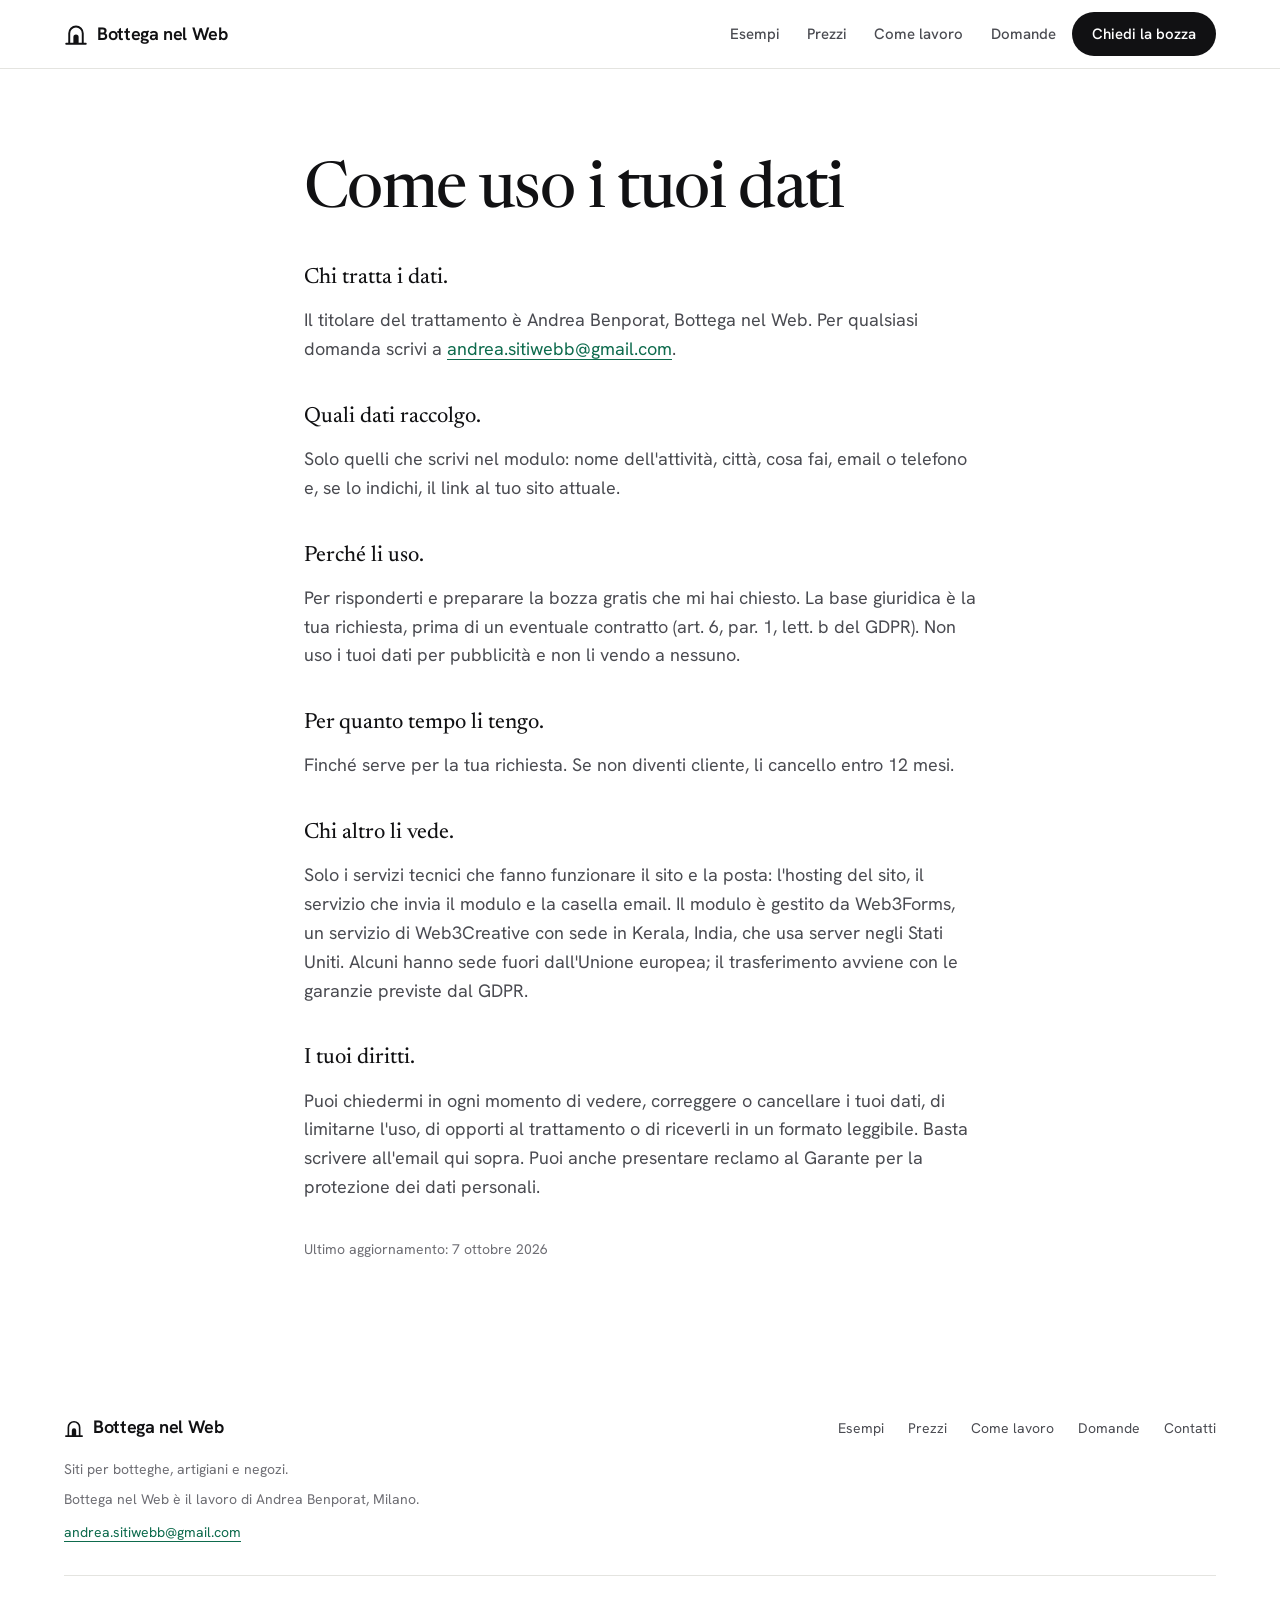
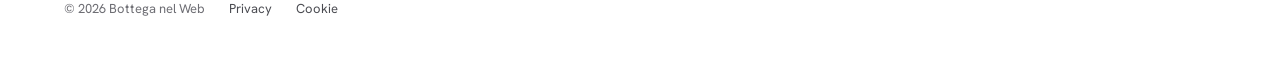
<file: privacy/index.html>
<!doctype html>
<html lang="it">
<head>
<meta charset="utf-8">
<meta name="viewport" content="width=device-width, initial-scale=1">
<title>Privacy | Bottega nel Web</title>
<meta name="description" content="Come uso i dati che scrivi nel modulo di contatto di Bottega nel Web.">
<meta name="robots" content="noindex, nofollow">
<meta name="theme-color" content="#FFFFFF">
<meta property="og:type" content="website">
<meta property="og:locale" content="it_IT">
<meta property="og:site_name" content="Bottega nel Web">
<meta property="og:title" content="Privacy | Bottega nel Web">
<meta property="og:description" content="Come uso i dati che scrivi nel modulo di contatto di Bottega nel Web.">
<meta property="og:url" content="https://benpo-python.github.io/bozza-sito-editoriale/privacy/">
<meta property="og:image" content="https://benpo-python.github.io/bozza-sito-editoriale/img/og-image.png">
<meta property="og:image:width" content="1200">
<meta property="og:image:height" content="630">
<meta property="og:image:alt" content="Bottega nel Web: il sito per la tua attività. Prima lo vedi, poi decidi.">
<meta name="twitter:card" content="summary_large_image">
<link rel="icon" href="../img/favicon.svg" type="image/svg+xml">
<link rel="icon" href="../img/favicon-32.png" sizes="32x32" type="image/png">
<link rel="apple-touch-icon" href="../img/apple-touch-icon.png">
<link rel="preload" href="../assets/font/newsreader.woff2" as="font" type="font/woff2" crossorigin>
<link rel="stylesheet" href="../assets/stile.css">

</head>
<body>
<a class="skip" href="#contenuto">Vai al contenuto</a>
<nav class="barra" aria-label="Principale"><div class="wrap">
<a class="logo" href="../"><svg width="24" height="24" viewBox="0 0 32 32" aria-hidden="true"><path d="M7 29V15a9 9 0 0 1 18 0v14" fill="none" stroke="currentColor" stroke-width="2.6"/><path d="M3 29h26" stroke="currentColor" stroke-width="2.6" stroke-linecap="round"/><path d="M12.5 29v-9a3.5 3.5 0 0 1 7 0v9z" fill="currentColor"/></svg><span>Bottega nel Web</span></a>
<span class="spazio" aria-hidden="true"></span>
<div class="voci"><a href="../esempi/">Esempi</a><a href="../prezzi/">Prezzi</a><a href="../come-lavoro/">Come lavoro</a><a href="../domande/">Domande</a></div>
<a class="btn" href="../contatti/">Chiedi la bozza</a>
<button class="apri" type="button" aria-label="Apri il menu" aria-expanded="false" aria-controls="menu"><svg width="18" height="12" viewBox="0 0 18 12" aria-hidden="true"><path d="M1 1h16M1 11h16" stroke="currentColor" stroke-width="1.8" stroke-linecap="round"/></svg></button>
</div></nav>
<div class="menu" id="menu" role="dialog" aria-modal="true" aria-label="Menu">
<div class="menu-testa"><a class="logo" href="../"><svg width="24" height="24" viewBox="0 0 32 32" aria-hidden="true"><path d="M7 29V15a9 9 0 0 1 18 0v14" fill="none" stroke="currentColor" stroke-width="2.6"/><path d="M3 29h26" stroke="currentColor" stroke-width="2.6" stroke-linecap="round"/><path d="M12.5 29v-9a3.5 3.5 0 0 1 7 0v9z" fill="currentColor"/></svg><span>Bottega nel Web</span></a>
<button class="apri chiudi" type="button" aria-label="Chiudi il menu" style="display:flex"><svg width="14" height="14" viewBox="0 0 14 14" aria-hidden="true"><path d="M1 1l12 12M13 1L1 13" stroke="currentColor" stroke-width="1.8" stroke-linecap="round"/></svg></button></div>
<nav aria-label="Menu da telefono"><a href="../">Home</a><a href="../esempi/">Esempi</a><a href="../prezzi/">Prezzi</a><a href="../come-lavoro/">Come lavoro</a><a href="../domande/">Domande</a><a href="../contatti/">Contatti</a></nav>
<a class="btn" href="../contatti/">Chiedi la tua bozza gratis</a></div>
<main id="contenuto">
<section class="rv sez-pag"><div class="wrap testo-lungo"><h1 class="h1p">Come uso i tuoi dati</h1><h2>Chi tratta i dati.</h2><p>Il titolare del trattamento è Andrea Benporat, Bottega nel Web. Per qualsiasi domanda scrivi a <a href="mailto:andrea.sitiwebb@gmail.com">andrea.sitiwebb@gmail.com</a>. <!-- DA CONFERMARE: indirizzo postale del titolare --></p><h2>Quali dati raccolgo.</h2><p>Solo quelli che scrivi nel modulo: nome dell'attività, città, cosa fai, email o telefono e, se lo indichi, il link al tuo sito attuale.</p><h2>Perché li uso.</h2><p>Per risponderti e preparare la bozza gratis che mi hai chiesto. La base giuridica è la tua richiesta, prima di un eventuale contratto (art. 6, par. 1, lett. b del GDPR). Non uso i tuoi dati per pubblicità e non li vendo a nessuno.</p><h2>Per quanto tempo li tengo.</h2><p>Finché serve per la tua richiesta. Se non diventi cliente, li cancello entro 12 mesi. <!-- DA CONFERMARE: durata --></p><h2>Chi altro li vede.</h2><p>Solo i servizi tecnici che fanno funzionare il sito e la posta: l'hosting del sito, il servizio che invia il modulo e la casella email. Il modulo è gestito da Web3Forms, un servizio di Web3Creative con sede in Kerala, India, che usa server negli Stati Uniti. <!-- DA CONFERMARE: nomi di hosting e casella email --> Alcuni hanno sede fuori dall'Unione europea; il trasferimento avviene con le garanzie previste dal GDPR.</p><h2>I tuoi diritti.</h2><p>Puoi chiedermi in ogni momento di vedere, correggere o cancellare i tuoi dati, di limitarne l'uso, di opporti al trattamento o di riceverli in un formato leggibile. Basta scrivere all'email qui sopra. Puoi anche presentare reclamo al Garante per la protezione dei dati personali.</p><p style="margin-top:36px;font-size:14px;color:var(--t3)">Ultimo aggiornamento: 7 ottobre 2026</p></div></section>
</main>
<footer class="piede"><div class="wrap">
<div class="riga1"><div class="marchio"><a class="logo" href="../"><svg width="20" height="20" viewBox="0 0 32 32" aria-hidden="true"><path d="M7 29V15a9 9 0 0 1 18 0v14" fill="none" stroke="currentColor" stroke-width="2.6"/><path d="M3 29h26" stroke="currentColor" stroke-width="2.6" stroke-linecap="round"/><path d="M12.5 29v-9a3.5 3.5 0 0 1 7 0v9z" fill="currentColor"/></svg><span>Bottega nel Web</span></a><p>Siti per botteghe, artigiani e negozi.</p><p>Bottega nel Web è il lavoro di Andrea Benporat, Milano.</p><a class="mail" href="mailto:andrea.sitiwebb@gmail.com">andrea.sitiwebb@gmail.com</a></div>
<nav class="nav" aria-label="Piè di pagina"><a href="../esempi/">Esempi</a><a href="../prezzi/">Prezzi</a><a href="../come-lavoro/">Come lavoro</a><a href="../domande/">Domande</a><a href="../contatti/">Contatti</a></nav></div>
<div class="riga2"><span>© 2026 Bottega nel Web</span><a href="../privacy/">Privacy</a><a href="../cookie/">Cookie</a><!-- DA INSERIRE: P.IVA, se/quando aperta (vedi 01-piano/sito-ufficiale-LANCIO.md) --></div>
</div></footer>

<script>
(function(){var r=document.querySelectorAll(".rv");if(!("IntersectionObserver" in window)||matchMedia("(prefers-reduced-motion:reduce)").matches){r.forEach(function(e){e.classList.add("in")});return}document.documentElement.classList.add("js");var o=new IntersectionObserver(function(l){l.forEach(function(x){if(x.isIntersecting){x.target.classList.add("in");o.unobserve(x.target)}})},{threshold:.12});r.forEach(function(e){o.observe(e)})})();
(function(){var m=document.getElementById("menu"),a=document.querySelector(".barra .apri"),c=m.querySelector(".chiudi");
function t(o){m.classList.toggle("aperto",o);a.setAttribute("aria-expanded",o);document.body.style.overflow=o?"hidden":"";(o?c:a).focus()}
a.addEventListener("click",function(){t(true)});c.addEventListener("click",function(){t(false)});
document.addEventListener("keydown",function(e){if(e.key==="Escape"&&m.classList.contains("aperto"))t(false)});
m.addEventListener("click",function(e){if(e.target.closest("a"))t(false)});})();
</script>

</body>
</html>
</file>
<file: assets/stile.css>
/* Bottega nel Web: stile "Editoriale raffinato", tutte le pagine */
@font-face{font-family:"Newsreader";src:url("font/newsreader.woff2") format("woff2");font-weight:450;font-style:normal;font-display:swap}
@font-face{font-family:"Newsreader";src:url("font/newsreader-italic.woff2") format("woff2");font-weight:450;font-style:italic;font-display:swap}
@font-face{font-family:"Newsreader Fallback";src:local("Georgia");size-adjust:90%;ascent-override:95%;descent-override:30%;line-gap-override:0%}
@font-face{font-family:"Hanken Grotesk";src:url("font/HankenGrotesk-var.woff2") format("woff2");font-weight:100 900;font-style:normal;font-display:swap}
:root{
  --fondo:#FFFFFF; --alt:#F4F4F1;
  --inchiostro:#111113; --t2:#4A4B51; --t3:#6E6E74;
  --linea:#E4E4E0; --linea-forte:#111113;
  --accento:#0E6B4D;
  --serif:"Newsreader", "Newsreader Fallback", Georgia, serif;
  --sans:"Hanken Grotesk", system-ui, sans-serif;
  --w:1200px;
  --gap:clamp(80px,11vw,144px);
}
*,*::before,*::after{box-sizing:border-box}
html{-webkit-text-size-adjust:100%;scroll-behavior:smooth}
@media (prefers-reduced-motion:reduce){html{scroll-behavior:auto}}
body{margin:0;background:var(--fondo);color:var(--inchiostro);font:400 17px/1.6 var(--sans);-webkit-font-smoothing:antialiased;overflow-x:hidden}
@media (min-width:1024px){body{font-size:18px}}
img{max-width:100%}
a{color:var(--accento);text-underline-offset:4px}
h1,h2,h3,p,ol,ul,figure,dl{margin:0}
ol,ul{padding:0;list-style:none}
:focus-visible{outline:3px solid var(--accento);outline-offset:3px;border-radius:4px}
.skip{position:absolute;left:12px;top:-60px;background:var(--inchiostro);color:#fff;padding:10px 16px;border-radius:999px;z-index:100;text-decoration:none}
.skip:focus{top:12px}
.wrap{max-width:var(--w);margin:0 auto;padding:0 24px}

/* tipografia */
.h1{font-family:var(--serif);font-weight:450;font-optical-sizing:auto;font-size:clamp(44px,6vw,88px);line-height:1;letter-spacing:-.02em}
.h1 em{font-style:italic}
.h2{font-family:var(--serif);font-weight:450;font-optical-sizing:auto;font-size:clamp(34px,4.4vw,60px);line-height:1.05;letter-spacing:-.015em}
.et{margin-top:0;padding-top:14px;border-top:1px solid var(--linea-forte);font-weight:600;font-size:12px;line-height:1.4;text-transform:uppercase;letter-spacing:.12em;color:var(--t3)}
.lead{margin-top:28px;max-width:38ch;font-size:20px;color:var(--t2)}
.sub{color:var(--t2);font-size:20px;max-width:38ch}
.p{color:var(--t2)}

/* pulsanti e link */
.btn{display:inline-flex;align-items:center;justify-content:center;min-height:52px;padding:0 28px;border-radius:999px;background:var(--inchiostro);color:#fff;font-weight:550;text-decoration:none;white-space:nowrap;border:0;transition:background .15s}
.btn:hover{background:#2c2d33}
.btn-wa{background:#fff;color:var(--inchiostro);box-shadow:inset 0 0 0 1.5px var(--inchiostro)}
.btn-wa:hover{background:var(--alt)}
.link{display:inline-flex;align-items:center;min-height:44px;color:var(--accento);font-weight:550;text-decoration:underline;text-underline-offset:4px}
.link:hover{text-decoration-thickness:2px}

/* barra */
.barra{border-bottom:1px solid var(--linea);background:var(--fondo)}
.barra .wrap{height:68px;display:flex;align-items:center;gap:16px}
.logo{flex:0 0 auto;display:flex;align-items:center;gap:9px;min-height:44px;color:var(--inchiostro);text-decoration:none;font-weight:650;font-size:18px;letter-spacing:-.02em}
.barra .spazio{flex:1 1 0}
.barra .voci{display:flex;align-items:center;gap:28px}
.barra .voci a{color:var(--t2);font-weight:500;text-decoration:none;font-size:15px;min-height:44px;display:inline-flex;align-items:center}
.barra .voci a:hover{color:var(--inchiostro)}
.barra .btn{min-height:44px;padding:0 20px;font-size:15px}
.apri{display:none;width:44px;height:44px;border:0;border-radius:22px;background:var(--alt);color:var(--inchiostro);align-items:center;justify-content:center;cursor:pointer;padding:0}
@media (max-width:820px){.barra .voci{display:none}.apri{display:flex}}
@media (max-width:560px){.barra .btn{display:none}}

/* menu da telefono */
.menu{position:fixed;inset:0;z-index:60;background:var(--fondo);display:none;flex-direction:column;padding:0 24px 32px;overflow-y:auto}
.menu.aperto{display:flex}
.menu-testa{height:68px;flex:0 0 auto;display:flex;align-items:center;justify-content:space-between}
.menu nav{margin:32px 0}
.menu nav a{display:block;padding:12px 0;border-bottom:1px solid var(--linea);color:var(--inchiostro);text-decoration:none;font-family:var(--serif);font-weight:450;font-size:34px;letter-spacing:-.015em}
.menu .btn{margin-top:auto;min-height:54px}

/* barra fissa, solo telefono */
.fissa{display:none}
@media (max-width:820px){
  .fissa{display:flex;gap:8px;position:fixed;left:0;right:0;bottom:0;z-index:40;padding:10px 16px calc(10px + env(safe-area-inset-bottom));background:var(--fondo);border-top:1px solid var(--linea);transition:transform .25s ease,visibility 0s}
  .fissa .btn{flex:1 1 auto;min-width:0;padding:0 12px;font-size:15px}
  .fissa .btn-wa{flex:0 0 auto;padding:0 16px}
  .fissa.nascosta{transform:translateY(110%);visibility:hidden;transition:transform .25s ease,visibility 0s .25s}
  body{padding-bottom:76px}
}

/* telefono */
.vetro,.phone{aspect-ratio:390/844;border-radius:36px;background:var(--inchiostro);padding:6px;overflow:hidden}
.vetro img,.phone img{display:block;width:100%;height:100%;object-fit:cover;object-position:top;border-radius:30px}

/* hero */
.hero{padding:clamp(40px,6vw,88px) 0 0}
.hero-griglia{display:grid;grid-template-columns:repeat(12,1fr);gap:48px 24px;align-items:center}
.hero-testo{grid-column:1/8}
.hero-fig{grid-column:9/12;justify-self:end;width:100%;max-width:340px}
.occhiello{font-size:13px;font-weight:600;text-transform:uppercase;letter-spacing:.12em;color:var(--t3)}
.hero .h1{margin-top:20px;max-width:12ch}
.azioni{margin-top:36px;display:flex;flex-wrap:wrap;align-items:center;gap:12px 16px}
.azioni .link{margin-left:0}
.garanzie{margin-top:28px;font-size:14px;color:var(--t3)}
.hero-fig figcaption{margin-top:14px;font-size:13px;color:var(--t3);line-height:1.4}
@media (max-width:900px){
  .hero-testo,.hero-fig{grid-column:1/-1}
  .hero-fig{justify-self:start;width:min(70vw,300px)}
  .azioni .link{margin-left:0}
}

/* sezioni */
.sez{padding-top:var(--gap)}
.sez-g{margin-top:clamp(36px,4vw,56px);display:grid;grid-template-columns:repeat(12,1fr);gap:28px 24px}
.sez-t{grid-column:1/6}
.sez-c{grid-column:7/13}
@media (max-width:900px){.sez-t,.sez-c{grid-column:1/-1}}
.vai-link{margin-top:clamp(28px,3vw,40px)}
.sez.alt{background:transparent}

/* il problema */
.due{display:grid;gap:20px;align-content:start;color:var(--t2)}
.dato{margin-top:clamp(40px,5vw,72px);display:grid;grid-template-columns:repeat(12,1fr);gap:20px 24px;align-items:end}
.num{grid-column:1/8;font-family:var(--serif);font-weight:450;font-variant-numeric:lining-nums;font-size:clamp(96px,14vw,200px);line-height:.88;letter-spacing:-.03em}
.dato-t{grid-column:8/13;padding-bottom:10px}
.did{font-size:20px;color:var(--t2);max-width:32ch}
.fonte{margin-top:12px;font-size:13px;color:var(--t3)}
@media (max-width:900px){.num,.dato-t{grid-column:1/-1}}

/* come funziona */
.passi{counter-reset:p;margin-top:clamp(40px,5vw,64px);display:grid;grid-template-columns:repeat(4,1fr);gap:40px 24px}
.passi li{display:flex;flex-direction:column;border-top:1px solid var(--linea-forte);padding-top:18px}
.passi li::before{counter-increment:p;content:counter(p,decimal-leading-zero);font-family:var(--serif);font-weight:450;font-variant-numeric:lining-nums;font-size:48px;line-height:1;margin-bottom:22px}
.passi .quando{font-size:13px;font-weight:600;text-transform:uppercase;letter-spacing:.1em;color:var(--t3)}
.passi .titolo{margin-top:6px;font-weight:650;font-size:19px;line-height:1.3}
.passi .desc{margin-top:8px;color:var(--t2)}
.passi .pt{display:none}
@media (max-width:900px){.passi{grid-template-columns:1fr 1fr}}
@media (max-width:560px){.passi{grid-template-columns:1fr}}

/* cosa c'è nel sito */
.riga{margin-top:clamp(40px,5vw,64px)}
.riga figure{counter-increment:f}
.riga-in{counter-reset:f;max-width:var(--w);margin:0 auto;padding:0 24px;display:grid;grid-template-columns:repeat(3,1fr);gap:24px clamp(24px,4vw,64px)}
.riga figure .vetro{max-width:300px}
.riga figcaption{margin-top:16px}
.riga figcaption b{display:block;font-weight:650}
.riga figcaption b::before{content:counter(f) " · "}
.riga figcaption span{display:block;font-size:15px;color:var(--t2)}
.piu{margin-top:clamp(28px,3vw,44px);max-width:56ch;color:var(--t2)}
@media (max-width:900px){
  .riga{overflow-x:auto;scroll-snap-type:x mandatory;-webkit-overflow-scrolling:touch;padding-bottom:8px}
  .riga-in{display:flex;width:max-content;max-width:none;margin:0;gap:20px}
  .riga figure{width:min(62vw,260px);scroll-snap-align:start}
}

/* prezzi */
.cartelli{margin-top:clamp(40px,5vw,64px);display:grid;grid-template-columns:1fr 1fr;gap:32px 24px}
.cartello{border-top:1px solid var(--linea-forte);padding-top:18px}
.cons{min-height:20px;font-size:12px;font-weight:700;text-transform:uppercase;letter-spacing:.12em;color:var(--accento);line-height:20px}
.cartello h3{margin-top:10px;font-weight:650;font-size:20px}
.prezzo{margin-top:6px;font-family:var(--serif);font-weight:450;font-variant-numeric:lining-nums;font-size:clamp(56px,6vw,84px);line-height:1;letter-spacing:-.02em}
.rg{margin-top:14px;color:var(--t2);max-width:30ch}
.riga-anni{margin-top:clamp(36px,4vw,56px);max-width:60ch;color:var(--t2)}
@media (max-width:640px){.cartelli{grid-template-columns:1fr}}

/* esempi */
.demo{margin-top:clamp(40px,5vw,64px);display:grid;grid-template-columns:1fr 1fr;gap:0 24px}
.demo-c{display:flex;align-items:flex-start;gap:24px;padding:28px 0;border-top:1px solid var(--linea);color:var(--inchiostro);text-decoration:none}
.demo-c .vetro{flex:0 0 clamp(96px,11vw,132px);border-radius:22px;padding:4px}
.demo-c .vetro img,.phone img{border-radius:18px}
.demo-t{display:flex;flex-direction:column;padding-top:4px}
.demo-t .cat{font-size:12px;font-weight:600;text-transform:uppercase;letter-spacing:.12em;color:var(--t3)}
.demo-t .nome{margin-top:8px;font-family:var(--serif);font-weight:450;font-size:28px;line-height:1.15}
.demo-t .vai{margin-top:12px;color:var(--accento);font-weight:550;text-decoration:underline;text-underline-offset:4px}
.demo-c:hover .vai{text-decoration-thickness:2px}
@media (max-width:760px){.demo{grid-template-columns:1fr}}

/* chi c'è dietro */
.chi .h2{font-style:italic}
.chi .p{font-size:20px;color:var(--t2);max-width:40ch;margin-bottom:12px}

/* domande */
.domande>div{padding:22px 0;border-top:1px solid var(--linea)}
.domande>div:first-child{border-top:0;padding-top:0}
.domande h3{font-family:var(--serif);font-weight:450;font-size:24px;line-height:1.25}
.domande p{margin-top:8px;color:var(--t2)}

/* per iniziare */
.serve .sez-t .p{margin-top:20px;max-width:34ch}
.elenco li{display:flex;gap:18px;align-items:baseline;padding:14px 0;border-top:1px solid var(--linea)}
.elenco li:first-child{border-top:0;padding-top:0}
.elenco .nn{flex:0 0 28px;font-family:var(--serif);font-size:24px;font-variant-numeric:lining-nums}
.elenco b{display:block;font-weight:650}
.elenco small{display:block;font-size:15px;color:var(--t2)}

/* fascia finale */
.scura{margin-top:var(--gap);background:var(--inchiostro);color:#fff;padding:clamp(56px,7vw,96px) 0}
.scura :focus-visible{outline-color:#fff}
.chiusura{display:flex;flex-wrap:wrap;align-items:center;justify-content:space-between;gap:32px 48px}
.scura .h2{max-width:16ch}
.scura p{margin-top:16px;color:#C9C9CE}
.chiusura-az{display:flex;flex-wrap:wrap;gap:12px}
.btn-chiaro{background:#fff;color:var(--inchiostro)}
.btn-chiaro:hover{background:var(--alt)}
.scura .btn-wa{background:transparent;color:#fff;box-shadow:inset 0 0 0 1.5px #fff}
.scura .btn-wa:hover{background:#26262a}

/* piè di pagina */
.piede{padding:56px 0 40px;font-size:14px;color:var(--t3)}
.piede .riga1{display:flex;flex-wrap:wrap;justify-content:space-between;gap:28px 48px}
.piede .marchio p{margin-top:8px}
.piede .marchio .logo{margin-bottom:4px}
.piede .mail{display:inline-flex;align-items:center;min-height:44px;color:var(--accento)}
.piede .nav{display:flex;flex-wrap:wrap;gap:0 24px;align-content:flex-start}
.piede .nav a,.piede .riga2 a{display:inline-flex;align-items:center;min-height:44px;color:var(--t2);text-decoration:none}
.piede .nav a:hover,.piede .riga2 a:hover{text-decoration:underline;text-underline-offset:4px}
.piede .riga2{margin-top:20px;padding-top:12px;border-top:1px solid var(--linea);display:flex;flex-wrap:wrap;align-items:center;gap:0 24px;font-size:13px}

/* comparsa al passaggio */
.js .rv{opacity:0;transform:translateY(22px);transition:opacity .7s ease,transform .7s ease}
.js .rv.in{opacity:1;transform:none}

/* ================= pagine interne ================= */
[hidden]{display:none!important}
.vh{position:absolute;width:1px;height:1px;margin:-1px;padding:0;overflow:hidden;clip:rect(0 0 0 0);white-space:nowrap;border:0}
.esca{position:absolute;left:-9999px}
.barra .voci a[aria-current]{color:var(--inchiostro);font-weight:700}
.h1p{letter-spacing:-.02em}
.h1p{font-family:var(--serif);font-weight:450;font-size:clamp(40px,5vw,72px);line-height:1.04;letter-spacing:-.025em}
.lead2{margin-top:18px;max-width:46ch;color:var(--t2);font-size:clamp(17px,1.35vw,20px)}
.sez-pag{padding:clamp(56px,7vw,96px) 0}
.sez-pag.sez-bordo .wrap{border-top:1px solid var(--linea-forte);padding-top:20px}
.pag{padding:clamp(56px,7vw,96px) 0 clamp(24px,3vw,40px)}
.sez-pag .sub{margin-top:12px}
.fondo-alt{background:var(--alt);padding-bottom:var(--gap);margin-top:var(--gap)}
.sez .sub{margin-top:12px}
.sez-pag .wrap>.sub{color:var(--t2)}
.sez-scura{margin-top:var(--gap);background:var(--inchiostro);color:#fff;padding:clamp(56px,7vw,96px) 0}
.sez-scura p{color:#C9C9CE}
.sez-scura .btn{background:#fff;color:var(--inchiostro)}
.sez-scura .btn:hover{background:var(--alt)}
.sez-scura :focus-visible{outline-color:#fff}
.btn-chiaro{background:#fff;color:var(--inchiostro)}
.chiusura p{margin-top:14px}

/* esempi */
.esempio{padding:clamp(48px,6vw,88px) 0}
.esempio.alt{background:var(--alt)}
.esempio .wrap{display:grid;grid-template-columns:repeat(auto-fit,minmax(min(320px,100%),1fr));gap:40px 64px;align-items:center}
.esempio .tel{display:flex;gap:16px;justify-content:center}
.esempio .tel .phone{width:clamp(170px,17vw,230px);max-width:calc(50% - 8px);border-radius:28px;padding:5px}
.esempio .tel .phone img{border-radius:23px}
.esempio .cat{font-size:12px;font-weight:600;text-transform:uppercase;letter-spacing:.12em;color:var(--t3)}
.esempio h2{margin-top:8px;font-family:var(--serif);font-weight:450;font-size:clamp(30px,3.4vw,44px);line-height:1.08;letter-spacing:-.02em}
.esempio p{margin-top:14px;color:var(--t2)}
.esempio ul{margin-top:20px;font-size:15px}
.esempio li{padding:8px 0;border-top:1px solid var(--linea)}
.esempio .link{margin-top:14px}
.esempio .avviso{margin-top:4px;font-size:13px;color:var(--t3)}

/* prezzi: cartellini */
.doppia{margin-top:48px;display:grid;grid-template-columns:repeat(auto-fit,minmax(min(300px,100%),1fr));gap:32px 64px;font-size:15px}
.doppia b{display:block;font-weight:650}
.doppia p{margin-top:8px;color:var(--t2)}
.tre-anni{margin-top:56px}
.tre-anni h2{font-family:var(--serif);font-weight:450;font-size:28px;letter-spacing:-.02em}
.tre-anni .dopo{margin-top:20px;gap:24px 40px}
.nota-tre{margin-top:20px;font-size:15px;color:var(--t2);max-width:60ch}
.dopo{margin-top:clamp(32px,4vw,48px);display:grid;grid-template-columns:repeat(auto-fit,minmax(min(260px,100%),1fr));gap:32px 40px}
.dopo-c{border-top:1px solid var(--inchiostro);padding-top:16px}
.dopo-c b{display:block;font-family:var(--serif);font-weight:450;font-size:20px;line-height:1.25}
.dopo-c span{display:block;margin-top:6px;color:var(--t2)}
.dopo-link{margin-top:36px;display:flex;flex-wrap:wrap;gap:0 28px;font-size:15px}
.domande-lista{display:grid;grid-template-columns:repeat(auto-fit,minmax(min(320px,100%),1fr));column-gap:64px}
.domande-lista>div{padding:20px 0;border-top:1px solid var(--linea)}
.domande-lista h3{font-family:var(--serif);font-weight:450;font-size:21px;line-height:1.3}
.domande-lista p{margin-top:6px;color:var(--t2)}
.dom-prezzi h2{font-family:var(--serif);font-weight:450;font-size:28px;letter-spacing:-.02em}
.dom-prezzi .domande-lista{margin-top:20px}

/* come lavoro */
.cl-apertura{padding:clamp(56px,7vw,96px) 0 clamp(48px,6vw,80px)}
.cl-griglia{display:grid;grid-template-columns:repeat(auto-fit,minmax(min(320px,100%),1fr));gap:48px 80px;align-items:center}
.cl-nota{margin-top:18px;max-width:38ch;color:var(--t2)}
.cl-fig{margin:0;display:flex;flex-direction:column;align-items:center}
.cl-fig .phone{width:clamp(200px,19vw,260px)}
.cl-fig figcaption{margin-top:16px;max-width:30ch;text-align:center;font-size:14px;color:var(--t2)}
.chisono{max-width:56ch}
.chisono p+p{margin-top:16px}
.chisono p{color:var(--t2)}
.mano{display:grid;grid-template-columns:repeat(auto-fit,minmax(min(300px,100%),1fr));gap:32px 80px;align-items:start}
.mano-lista{display:grid;grid-template-columns:repeat(auto-fit,minmax(min(240px,100%),1fr));column-gap:40px}
.riga-t{padding:18px 0;border-top:1px solid var(--linea)}
.riga-t b{display:block;font-weight:650}
.riga-t span{display:block;margin-top:2px;color:var(--t2)}
.tappe{margin-top:clamp(32px,4vw,48px)}
.tappa{border-top:1px solid var(--inchiostro);padding:22px 0 26px;display:grid;grid-template-columns:repeat(auto-fit,minmax(min(240px,100%),1fr));gap:14px 40px}
.tappa.t2{border-top-color:var(--linea)}
.tappa.t3{border-top-color:var(--accento)}
.tappa .quando{font-size:14px;font-weight:600;color:var(--t2)}
.tappa.t3 .quando{color:var(--accento)}
.tappa h3{margin-top:4px;font-family:var(--serif);font-weight:450;font-size:23px;line-height:1.2}
.tappa .et{font-size:13px;font-weight:650;letter-spacing:.1em;text-transform:uppercase;color:var(--t2)}
.tappa .et::before,.tappa .et::after{content:none}
.tappa p{margin-top:4px}
.fno{margin-top:clamp(32px,4vw,48px);display:grid;grid-template-columns:repeat(auto-fit,minmax(min(300px,100%),1fr));gap:32px 64px}
.fno-t{font-family:var(--serif);font-weight:450;font-size:22px;padding-bottom:10px}
.fno ul{border-bottom:1px solid var(--linea)}
.fno li{padding:14px 0;border-top:1px solid var(--linea)}
.fno .no{color:var(--t2)}

/* contatti */
.contatti-griglia{display:grid;grid-template-columns:repeat(auto-fit,minmax(min(300px,100%),1fr));gap:40px 80px;align-items:start}
.tre{margin-top:32px;font-size:15px}
.tre li{padding:12px 0;border-top:1px solid var(--linea)}
.tre li:last-child{border-bottom:1px solid var(--linea)}
.tre b{font-weight:650}
.tre span{color:var(--t2)}
.preferisci{margin-top:28px;font-size:15px;color:var(--t2)}
.modulo{background:var(--alt);border-radius:24px;padding:clamp(24px,3vw,40px);display:flex;flex-direction:column;gap:18px;--t3:var(--t2)}
.modulo label{display:flex;flex-direction:column;gap:6px;font-size:14px;font-weight:600}
.modulo input{height:52px;border:1px solid var(--t3);border-radius:12px;padding:0 16px;font:inherit;font-weight:400;font-size:16px;background:#fff;color:var(--inchiostro)}
.modulo input[aria-invalid="true"]{border-color:#B3261E}
.modulo .errore{color:#B3261E;font-weight:500;font-size:13px}
.modulo .due{display:grid;grid-template-columns:repeat(auto-fit,minmax(min(160px,100%),1fr));gap:18px;color:inherit}
.modulo button{margin-top:6px;min-height:54px;border:0;border-radius:999px;background:var(--inchiostro);color:#fff;font:inherit;font-weight:600;cursor:pointer}
.modulo button:hover{background:#2c2d33}
.modulo button:disabled{opacity:.7}
.modulo .privacy{font-size:13px;color:var(--t2)}
.modulo .privacy a{color:var(--inchiostro)}
.modulo .esito{font-size:14px;color:var(--t2)}
.modulo .esito:empty{display:none}
.modulo .esito a{color:var(--accento);font-weight:600}

/* servizio */
.centro{padding:clamp(72px,9vw,128px) 0;min-height:55vh}
.centro p{margin-top:18px;max-width:46ch;color:var(--t2)}
.centro .azioni{margin-top:28px}
.testo-lungo{max-width:720px}
.testo-lungo h2{margin-top:36px;font-family:var(--serif);font-weight:450;font-size:22px}
.testo-lungo p{margin-top:10px;color:var(--t2)}
@media (max-width:560px){.esempio .tel .phone{width:42vw}}
.cl-fig .phone{border-radius:34px}
.tappa .et{border-top:0;padding-top:0}
.cons{display:block;font-style:normal}

/* ================= Editoriale 2.0 ================= */
/* hero */
.azioni{column-gap:12px}
.azioni .link{padding:0}

/* il problema: titolo su 8 colonne, paragrafi affiancati sotto */
.problema .sez-t{grid-column:1/9}
.problema .due{grid-column:1/-1;grid-template-columns:1fr 1fr;gap:20px 48px;max-width:880px}
@media (max-width:900px){.problema .sez-t{grid-column:1/-1}.problema .due{grid-template-columns:1fr}}

/* come funziona: numeri piccoli da computer, blocchi bassi da telefono */
.passi li::before{font-size:36px;margin-bottom:16px}
@media (max-width:560px){
  .passi{margin-top:28px;gap:0}
  .passi li{display:grid;grid-template-columns:auto 1fr;column-gap:10px;align-items:baseline;border-top:1px solid var(--linea);padding:16px 0}
  .passi li::before{content:counter(p,decimal-leading-zero) " ·";font-size:22px;margin:0}
  .passi .quando{grid-column:2}
  .passi .titolo,.passi .desc{grid-column:1/-1}
  .passi .titolo{margin-top:4px;font-size:18px}
  .passi .desc{margin-top:2px}
  .passi li:first-child{border-top:1px solid var(--linea-forte)}
}

/* prezzi: il Completo salta all'occhio, in nero */
.pacchetti{margin-top:clamp(32px,4vw,52px);display:grid;grid-template-columns:1fr 1fr;gap:24px;align-items:stretch}
.pacchetto{display:flex;flex-direction:column;align-items:flex-start;background:#fff;color:var(--inchiostro);border:1px solid var(--inchiostro);border-radius:4px;padding:32px}
.pacchetto h2,.pacchetto h3{margin-top:10px;font-family:var(--sans);font-weight:650;font-size:20px;letter-spacing:0}
.pacchetto .per{margin-top:4px;color:var(--t2)}
.pacchetto .cifra{margin-top:18px;font-family:var(--serif);font-weight:450;font-variant-numeric:lining-nums;font-size:clamp(56px,6vw,84px);line-height:1;letter-spacing:-.02em}
.pacchetto .rg{margin-top:16px;color:var(--t2);max-width:34ch}
.pacchetto ul{margin-top:16px;width:100%;font-size:15px;color:var(--inchiostro)}
.pacchetto li{padding:9px 0;border-top:1px solid var(--linea)}
.pacchetto li.n{color:var(--t2)}
.pacchetto .btn{margin-top:auto;align-self:stretch}
.pacchetto .rg+.btn,.pacchetto ul+.btn{margin-top:28px}
.pacchetto .cons{margin:0}
.pacchetto.consigliato{background:var(--inchiostro);border-color:var(--inchiostro);color:#fff}
.pacchetto.consigliato .cons{color:#fff;font-weight:600}
.pacchetto.consigliato .per,.pacchetto.consigliato .rg,.pacchetto.consigliato li.n{color:#fff}
.pacchetto.consigliato li{border-top-color:rgba(255,255,255,.28);color:#fff}
.pacchetto.consigliato .btn{background:#fff;color:var(--inchiostro)}
.pacchetto.consigliato .btn:hover{background:var(--alt)}
.pacchetto.consigliato :focus-visible{outline-color:#fff}
.riga-anni{margin-top:clamp(28px,3vw,40px);max-width:62ch;color:var(--t2)}
@media (max-width:700px){.pacchetti{grid-template-columns:1fr}.pacchetto{padding:24px}}
.dom-prezzi{padding-bottom:0}

/* esempi: griglia 2x2 da computer, riga scorrevole da telefono */
@media (max-width:760px){
  .demo-riga{margin-top:28px;overflow-x:auto;scroll-snap-type:x mandatory;-webkit-overflow-scrolling:touch;padding-bottom:8px}
  .demo-riga .demo{margin:0;display:flex;width:max-content;gap:16px;padding:0 24px}
  .demo-riga .demo-c{flex:0 0 72vw;max-width:300px;flex-direction:column;gap:14px;padding:0;border-top:0;scroll-snap-align:start}
  .demo-riga .demo-c .vetro{flex:none;width:100%;aspect-ratio:390/330;border-radius:28px 28px 8px 8px;padding:5px}
  .demo-riga .demo-c .vetro img{border-radius:23px 23px 4px 4px}
  .demo-riga .demo-t{padding-top:0}
}
.demo-riga .demo{margin-top:clamp(40px,5vw,64px)}
@media (min-width:761px){.demo-riga{max-width:var(--w);margin:0 auto;padding:0 24px}}

/* domande richiudibili */
.domande details{border-top:1px solid var(--linea)}
.domande details:first-child{border-top:0}
.domande summary{display:flex;align-items:center;justify-content:space-between;gap:16px;min-height:56px;padding:10px 0;cursor:pointer;list-style:none;font-family:var(--serif);font-weight:450;font-size:20px;line-height:1.25}
.domande summary::-webkit-details-marker{display:none}
.domande summary::after{content:"+";flex:0 0 auto;font-family:var(--sans);font-weight:300;font-size:28px;line-height:1}
.domande details[open] summary::after{content:"\2212"}
.domande details p{margin:0 0 18px;color:var(--t2);max-width:60ch}

/* contatti: "per iniziare" sotto il modulo (telefono) o sotto la colonna sinistra (computer) */
.contatti-griglia{grid-template-columns:1fr}
@media (min-width:900px){
  .contatti-griglia{grid-template-columns:1fr 1fr;grid-template-rows:auto 1fr}
  .contatti-griglia>.modulo{grid-column:2;grid-row:1/3}
  .contatti-griglia>.serve-c{grid-column:1;grid-row:2}
}
.serve-c{margin-top:8px}
.serve-c h2{font-family:var(--serif);font-weight:450;font-size:clamp(30px,3.4vw,40px);line-height:1.08;letter-spacing:-.015em}
.serve-c .p{margin-top:12px;max-width:40ch}
.serve-c .elenco{margin-top:20px}
@media (max-width:900px){.sez-g{gap:12px 24px;margin-top:24px}.sub{font-size:18px}}
@media (max-width:700px){.pacchetto .cons[aria-hidden]{display:none}.pacchetti{gap:16px;margin-top:24px}.pacchetto .cifra{margin-top:12px;font-size:56px}.pacchetto .rg+.btn,.pacchetto ul+.btn{margin-top:20px}.riga-anni{margin-top:24px}.vai-link{margin-top:16px}}
@media (max-width:560px){.passi{margin-top:20px}.passi li{padding:14px 0}}
</file>
